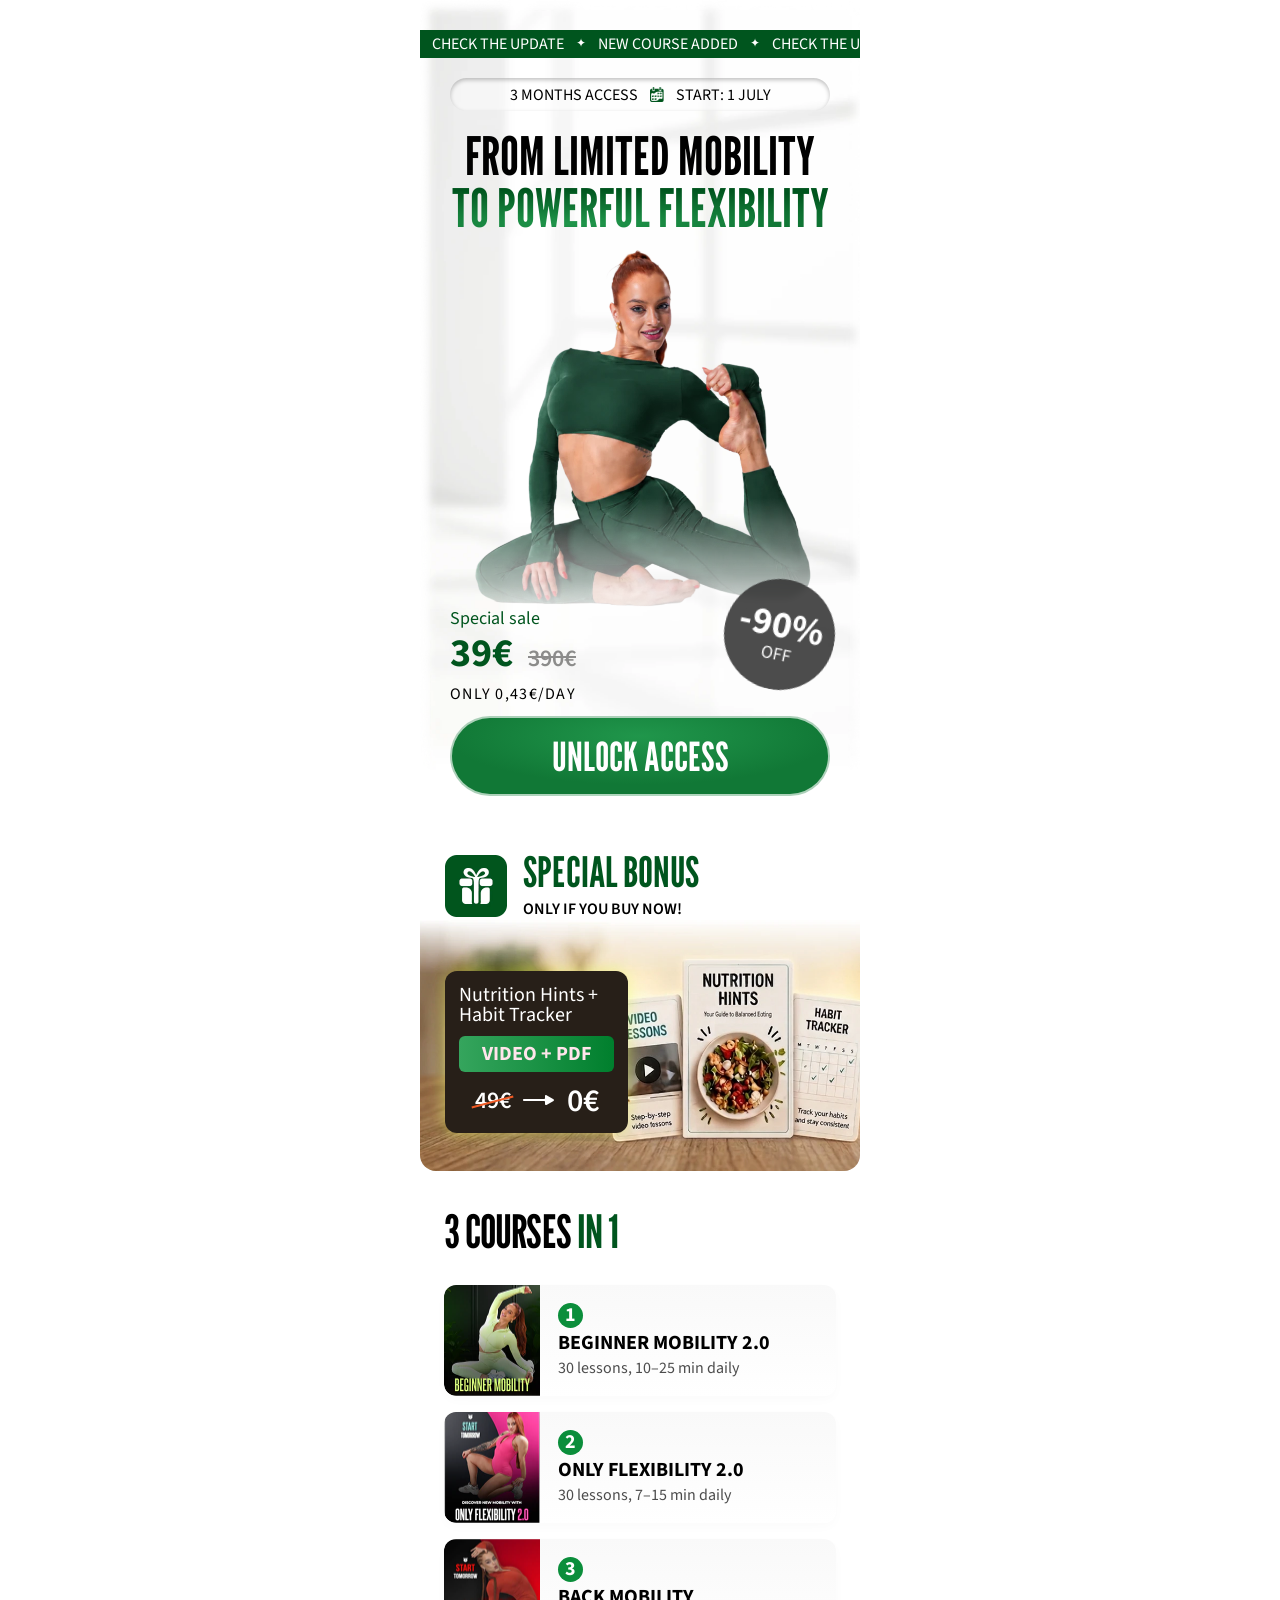
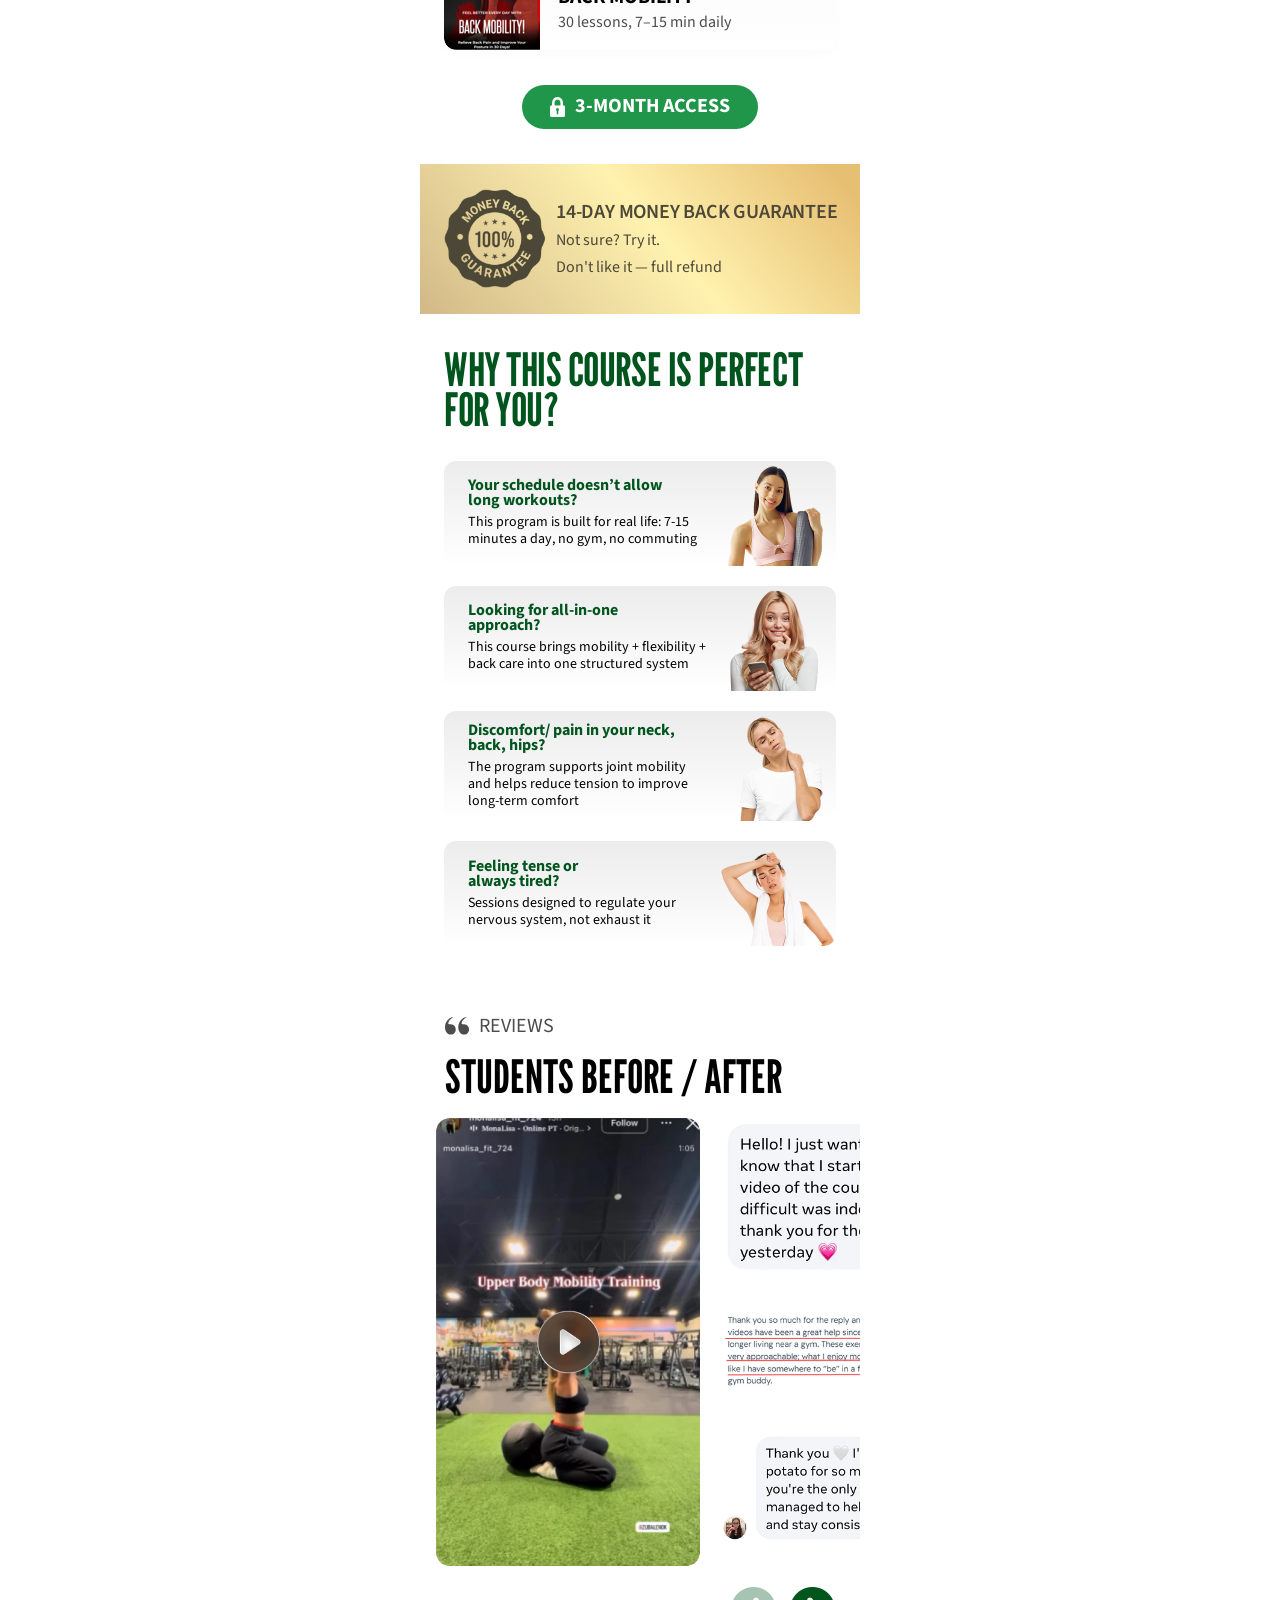
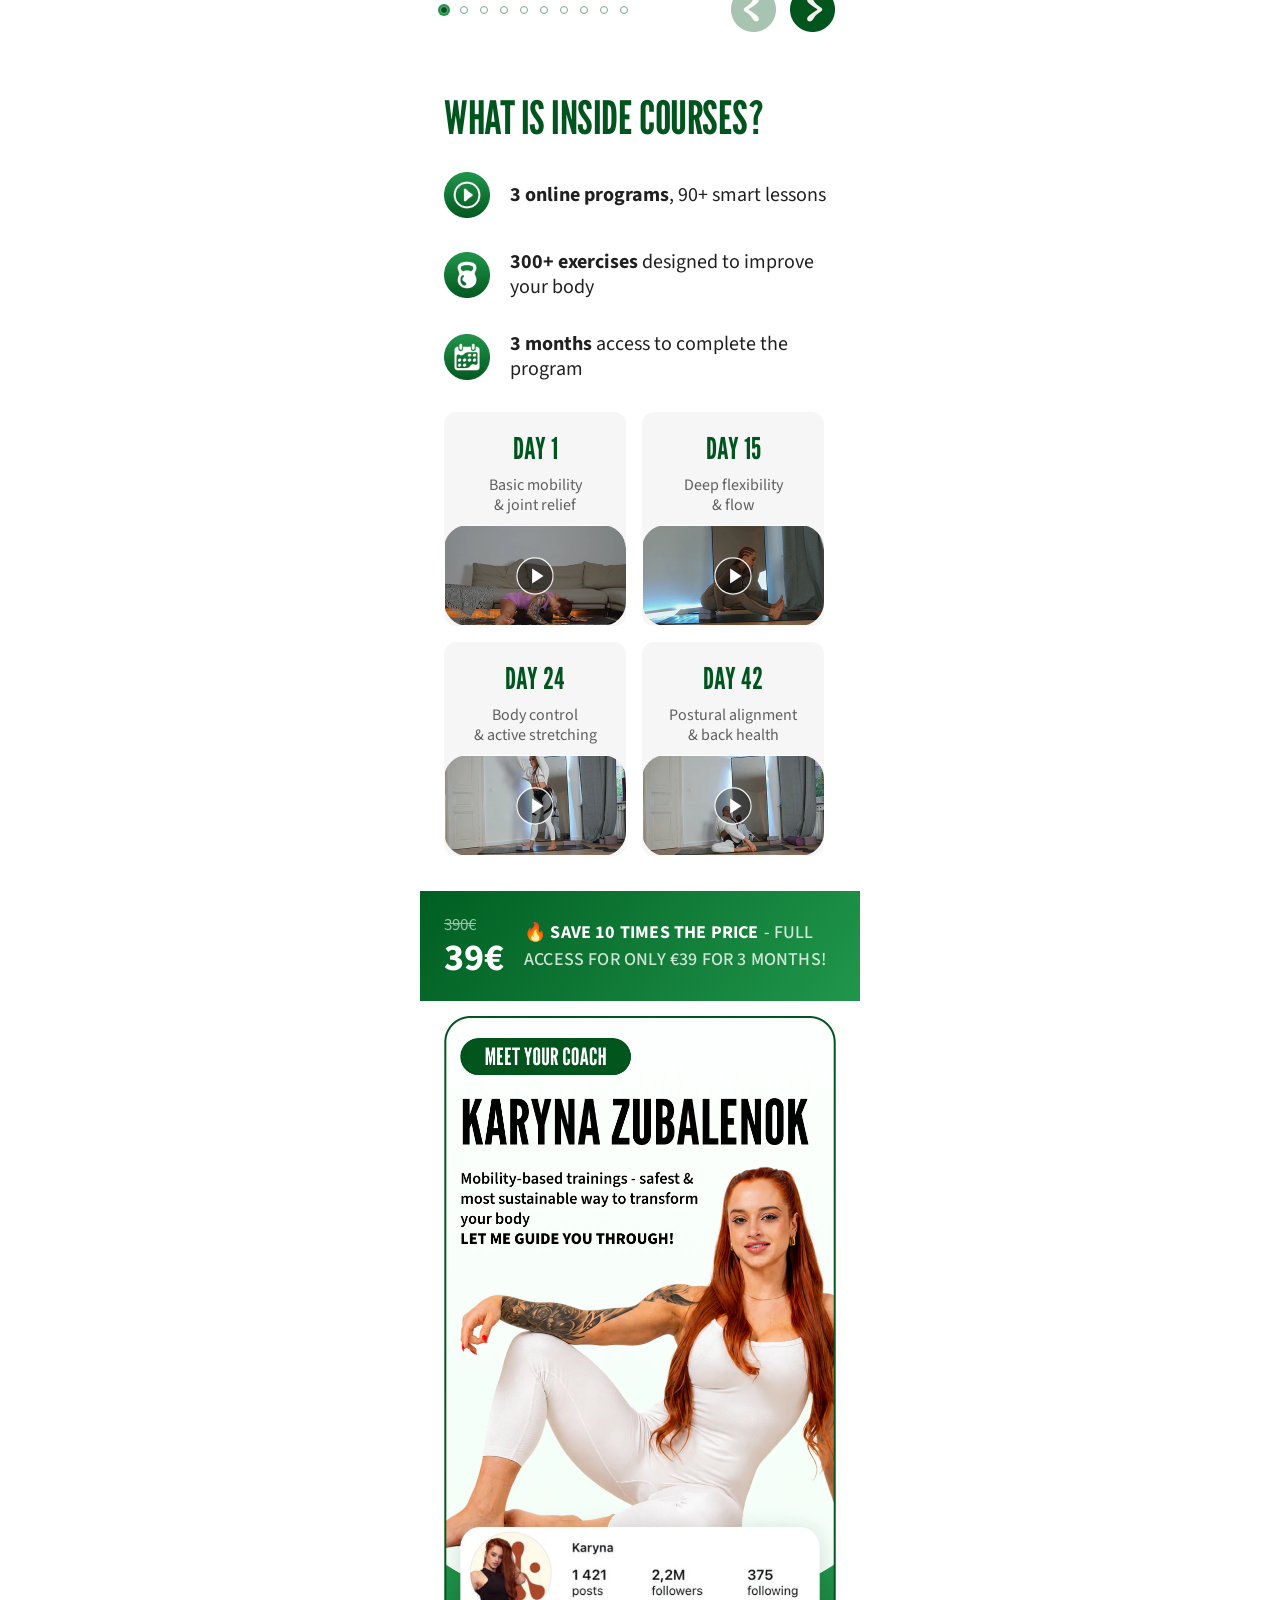
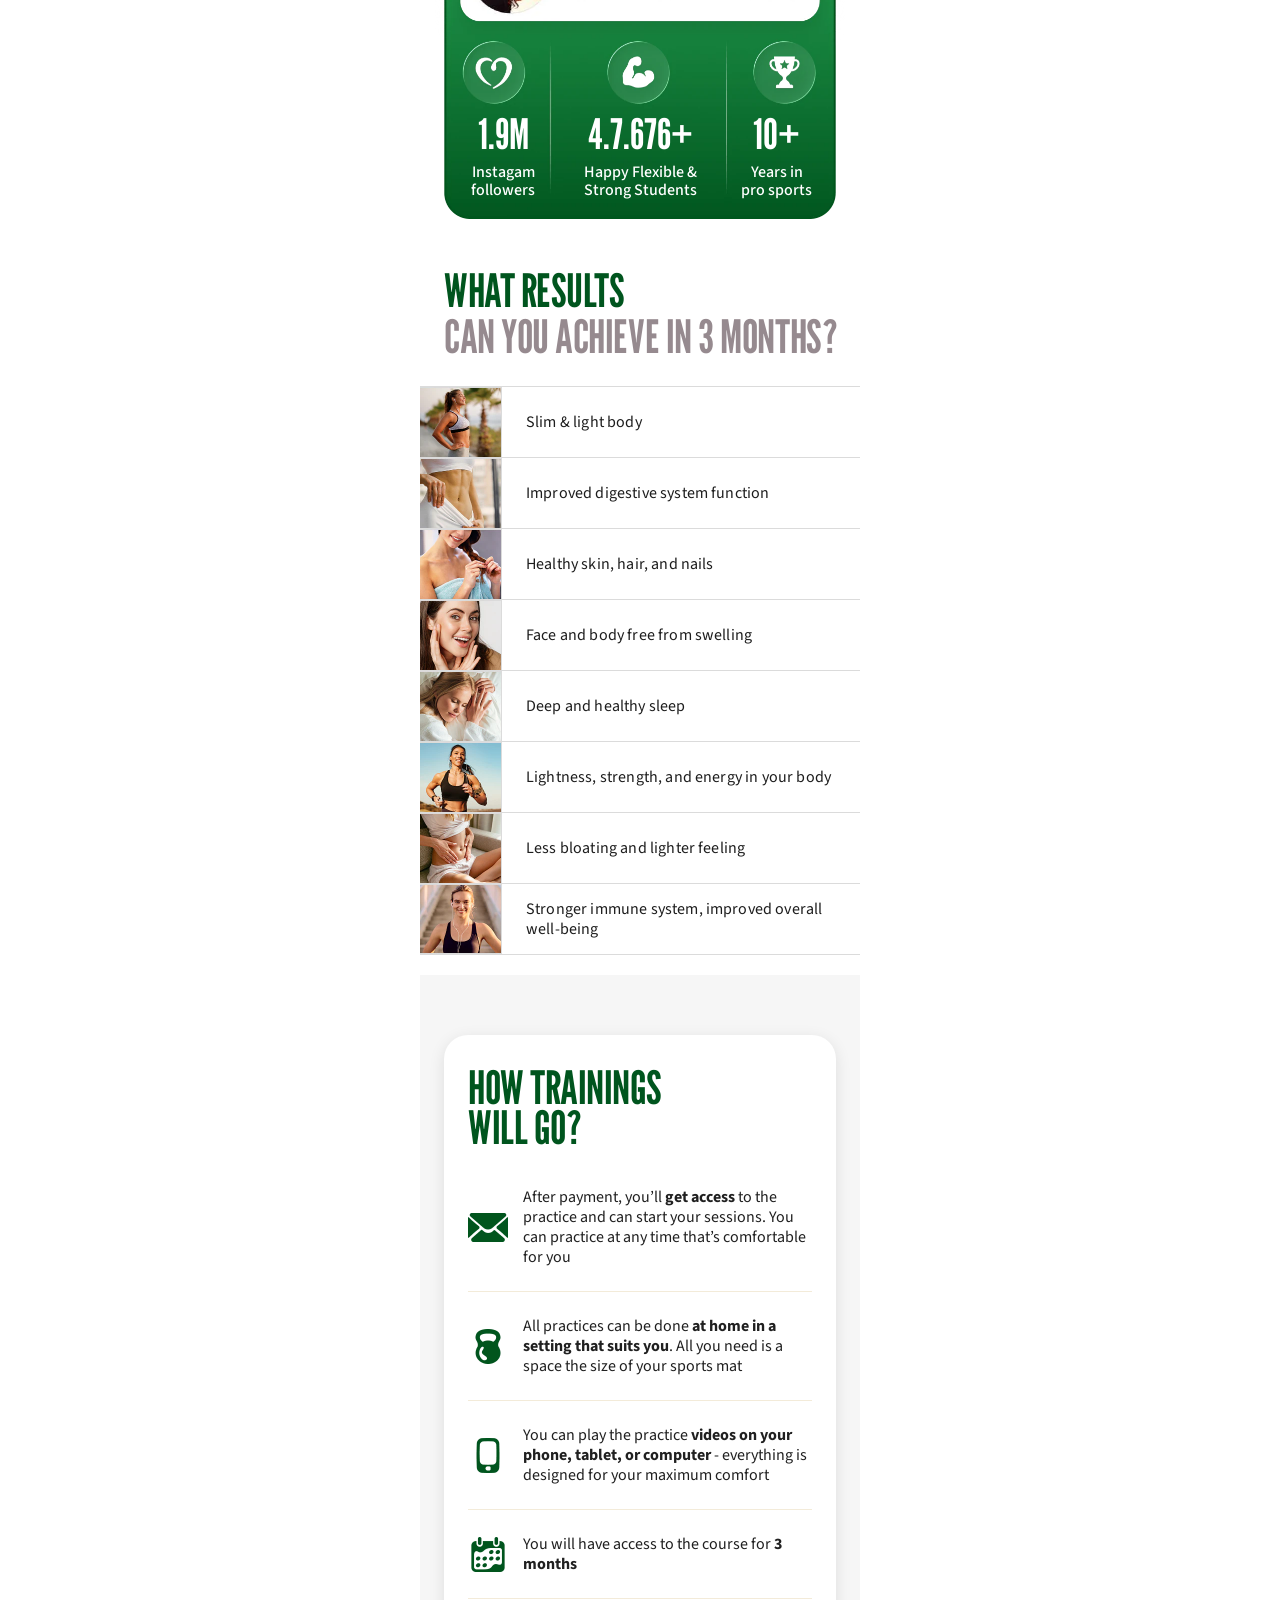
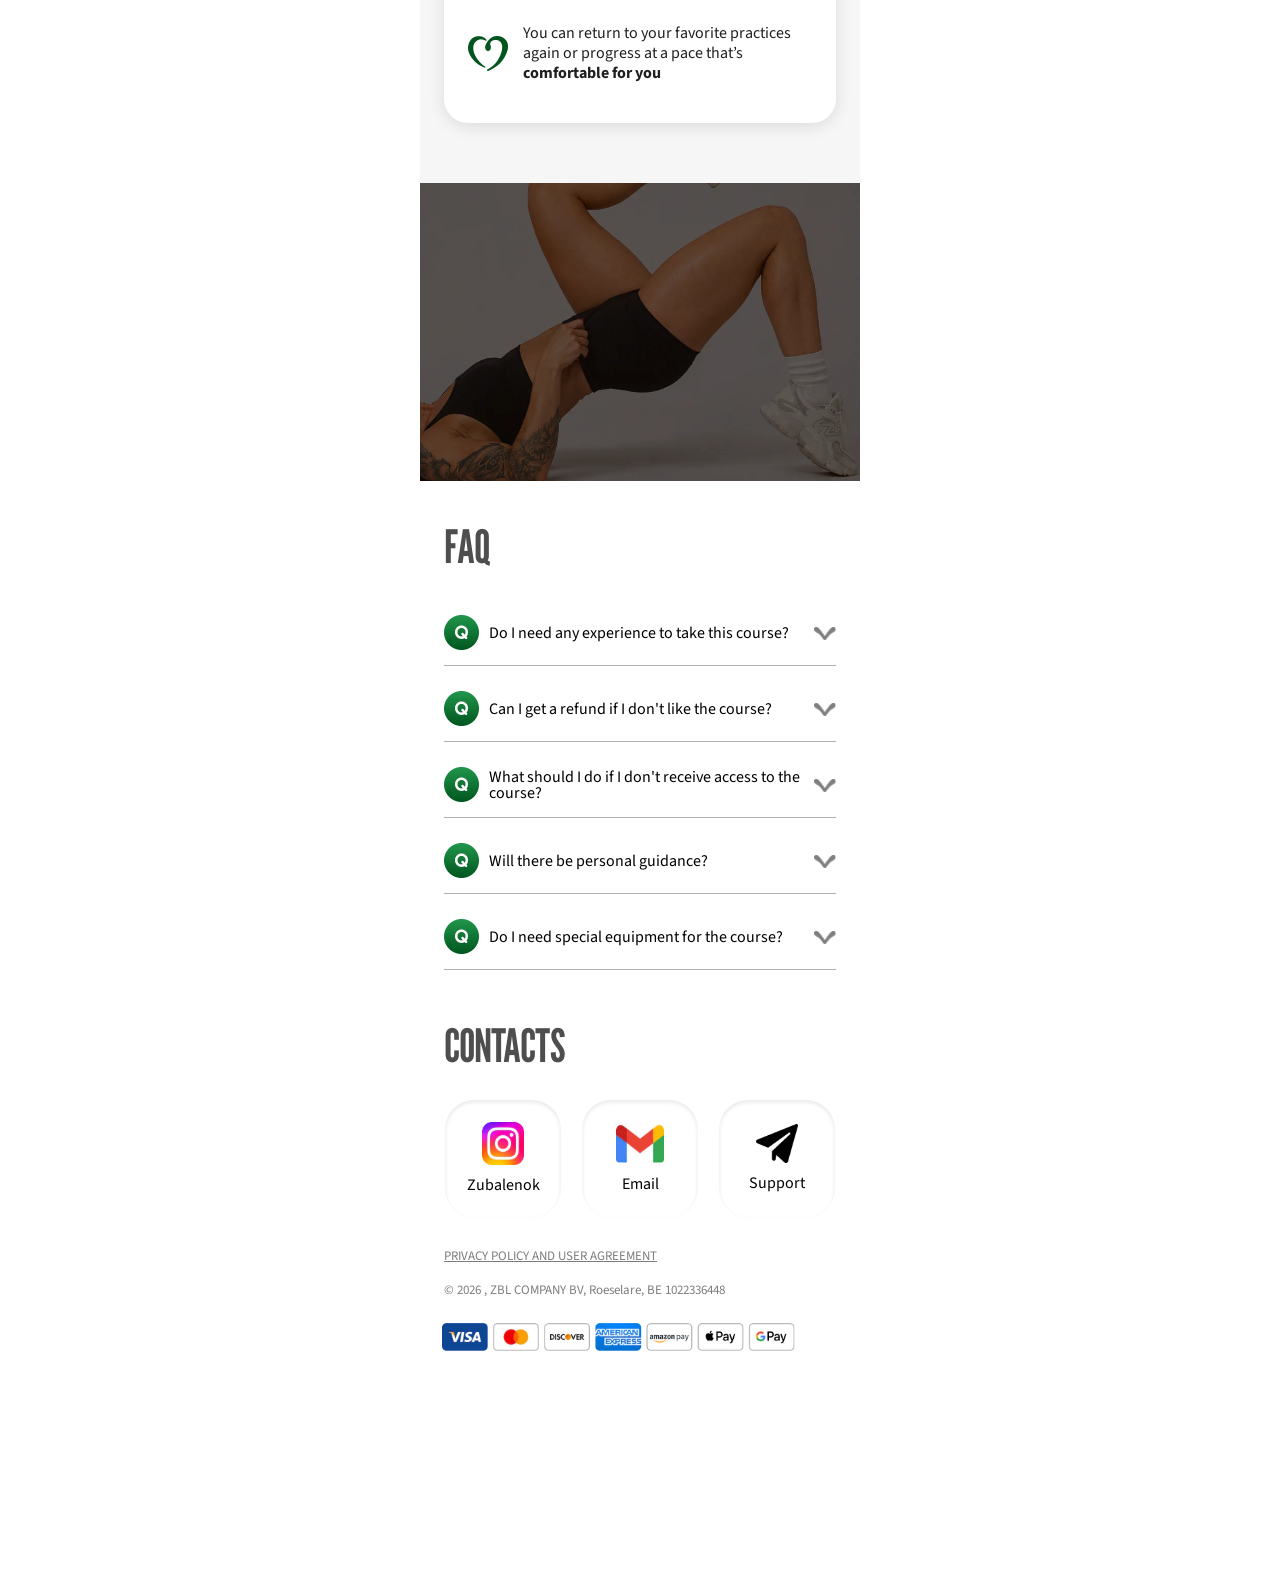
<file: index.html>
<!DOCTYPE html>
<html lang="en">
<head>
<!-- Google tag (gtag.js) -->
<script async src="https://www.googletagmanager.com/gtag/js?id=G-GLELVWP1RP"></script>
<script>
  window.dataLayer = window.dataLayer || [];
  function gtag(){dataLayer.push(arguments);}
  gtag('js', new Date());

  gtag('config', 'G-GLELVWP1RP');
</script>
    <meta charset="UTF-8">
    <meta name="viewport" content="width=device-width, initial-scale=1.0">
    <link rel="icon" type="image/png" href="./images/favicon.png">
    <link rel="preconnect" href="https://itden-cdn.b-cdn.net" crossorigin>
    <link rel="stylesheet" href="./css/fonts.css?v=9">
    <link rel="stylesheet" href="./css/min.css?v=4">
    <link rel="stylesheet" href="https://cdn.jsdelivr.net/npm/swiper@11/swiper-bundle.min.css" />
    <title>MOBILITY&FLEXIBILITY</title>


<script type="text/javascript">
    (function(c,l,a,r,i,t,y){
        c[a]=c[a]||function(){(c[a].q=c[a].q||[]).push(arguments)};
        t=l.createElement(r);t.async=1;t.src="https://www.clarity.ms/tag/"+i;
        y=l.getElementsByTagName(r)[0];y.parentNode.insertBefore(t,y);
    })(window, document, "clarity", "script", "u7ies15fv3");
</script>

    <!-- Meta Pixel Code -->
    <script>
        !function(f,b,e,v,n,t,s)
        {if(f.fbq)return;n=f.fbq=function(){n.callMethod?
            n.callMethod.apply(n,arguments):n.queue.push(arguments)};
            if(!f._fbq)f._fbq=n;n.push=n;n.loaded=!0;n.version='2.0';
            n.queue=[];t=b.createElement(e);t.async=!0;
            t.src=v;s=b.getElementsByTagName(e)[0];
            s.parentNode.insertBefore(t,s)}(window, document,'script',
            'https://connect.facebook.net/en_US/fbevents.js');
        fbq('init', '3994340610701638');
        fbq('track', 'PageView');

        document.addEventListener('click', function(event) {
            const targetButton = event.target.closest('.check-click');

            if (targetButton) {
                fbq('trackCustom', 'GoToCheckout', {
                    content_name: '5-in-1 Combo Pack Summer Sale',
                    currency: 'EUR',
                    value: 25.00
                });
            }
        });
    </script>
    <noscript><img height="1" width="1" style="display:none"
                   src="https://www.facebook.com/tr?id=3994340610701638&ev=PageView&noscript=1"
    /></noscript>

    <script id="usercentrics-cmp" src="https://web.cmp.usercentrics.eu/ui/loader.js" data-settings-id="nZ-212iUmqSjlX" async></script>


</head>
<body>
<div class="wrapper">

  <div class="s1 promo-component">
  
  <div class="ticker-wrap">
    <div class="ticker-track">
      <div class="ticker-item">
        <span class="ticker-text">check the update</span>
        <span class="ticker-icon">✦</span>
        <span class="ticker-text">NEW COURSE ADDED</span>
        <span class="ticker-icon">✦</span>
        <span class="ticker-text">check the update</span>
        <span class="ticker-icon">✦</span>
      </div>
      <div class="ticker-item">
        <span class="ticker-text">NEW COURSE ADDED</span>
        <span class="ticker-icon">✦</span>
        <span class="ticker-text">check the update</span>
        <span class="ticker-icon">✦</span>
        <span class="ticker-text">NEW COURSE ADDED</span>
        <span class="ticker-icon">✦</span>
      </div>
    </div>
  </div>

   <a href="https://zubalenok.online/shop/item/12207">
  <div class="access-pill">
    <span>3 MONTHS ACCESS</span>
    <img src="./images/img32.webp" alt="Calendar Icon">
    <span>START: 1 JULY</span>
  </div>
  </a>

  <h1 class="main-headline">
    <span class="hl-black">FROM LIMITED MOBILITY</span>
    <span class="hl-green">TO POWERFUL FLEXIBILITY</span>
  </h1>

  <div class="image-section">
    <img class="main-img" src="./images/img1.webp" alt="Yoga Stretch">
    
    <a href="https://zubalenok.online/shop/item/12207">
    <div class="discount-badge">
      <span class="badge-percent">-90%</span>
      <span class="badge-text">OFF</span>
    </div>
    </a>
  </div>

  <div class="bottom-content">
    <div class="special-sale">Special sale</div>
    <a href="https://zubalenok.online/shop/item/12207">
    <div class="price-row">
      <span class="new-price">39€</span>
      <span class="old-price">390€</span>
    </div>
    </a>
    <div class="per-day">ONLY 0,43€/DAY</div>


    <a href="https://zubalenok.online/shop/item/12207">
    <div class="unlock-btn">
      UNLOCK ACCESS
    </div>
    </a>
  </div>

</div>

<div class="bonus-banner">

  <div class="banner-content">
      <div class="banner-header">
    <img src="./images/img17.webp" alt="Gift Bonus" class="gift-icon">
    <div class="header-text">
      <div class="title">SPECIAL BONUS</div>
      <div class="subtitle">ONLY IF YOU BUY NOW!</div>
    </div>
  </div>
  <a href="https://zubalenok.online/shop/item/12207">
    <div class="dark-card">
      <div class="card-title">Nutrition Hints + <br>Habit Tracker</div>
      
      <div class="card-button">VIDEO + PDF</div>
      
      <div class="pricing-row">
        <div class="old-price">49€</div>
        <div class="arrow">
          <svg width="31" height="11" viewBox="0 0 31 11" fill="none" xmlns="http://www.w3.org/2000/svg">
            <path d="M30.5 4.17686C31.1667 4.56176 31.1667 5.52402 30.5 5.90892L23.5 9.95031C22.8333 10.3352 22 9.85408 22 9.08428V7.04289C22 6.4906 21.5523 6.04289 21 6.04289H1C0.447742 6.04289 4.32914e-05 5.59514 0 5.04289C0 4.4906 0.447715 4.04289 1 4.04289H21C21.5523 4.04289 22 3.59517 22 3.04289V1.00149C22 0.231694 22.8333 -0.249432 23.5 0.135464L30.5 4.17686Z" fill="white" />
          </svg>
        </div>
        <div class="new-price">0€</div>
      </div>
    </div>
    </a>
  </div>
</div>


<div class="s2 courses-block">
  
  <h2 class="main-heading">3 COURSES <span>IN 1</span></h2>

  <div class="courses-list">
    
    <div class="course-card">
      <img src="./images/img9.webp" alt="Beginner Mobility 2.0" class="course-image">
      <div class="course-details">
        <div class="course-number">1</div>
        <h3 class="course-title">BEGINNER MOBILITY 2.0</h3>
        <p class="course-subtitle">30 lessons, 10–25 min daily</p>
      </div>
    </div>

    <div class="course-card">
      <img src="./images/img10.webp" alt="Only Flexibility 2.0" class="course-image">
      <div class="course-details">
        <div class="course-number">2</div>
        <h3 class="course-title">ONLY FLEXIBILITY 2.0</h3>
        <p class="course-subtitle">30 lessons, 7–15 min daily</p>
      </div>
    </div>

    <div class="course-card">
      <img src="./images/img11.webp" alt="Back Mobility" class="course-image">
      <div class="course-details">
        <div class="course-number">3</div>
        <h3 class="course-title">BACK MOBILITY</h3>
        <p class="course-subtitle">30 lessons, 7–15 min daily</p>
      </div>
    </div>

  </div>

   <a href="https://zubalenok.online/shop/item/12207">
  <div class="action-wrapper">
    <button class="access-btn">
      <img src="./images/img34.webp" alt="Lock" class="lock-img">
      <span>3-MONTH ACCESS</span>
    </button>
  </div>
  </a>

</div>


<div class="s3 guarantee-block">
  
  <img src="./images/img22.webp" alt="100% Money Back Guarantee" class="guarantee-img">
  
  <div class="guarantee-content">
    <h3 class="guarantee-title">14-DAY MONEY BACK GUARANTEE</h3>
    <p class="guarantee-text">Not sure? Try it.</p>
    <p class="guarantee-text">Don't like it — full refund</p>
  </div>

</div>

<div class="s4 reasons-block">
  
  <h2 class="main-title">WHY THIS COURSE IS PERFECT FOR YOU?</h2>

  <div class="reasons-list">
    
    <div class="reason-card">
      <div class="card-content">
        <h3 class="card-title">Your schedule doesn’t allow<br> long workouts?</h3>
        <p class="card-text">This program is built for real life: 7-15 minutes a day, no gym, no commuting</p>
      </div>
      <img src="./images/img16.webp" alt="Schedule" class="card-img">
    </div>

    <div class="reason-card">
      <div class="card-content">
        <h3 class="card-title">Looking for all-in-one<br> approach?</h3>
        <p class="card-text">This course brings mobility + flexibility + back care into one structured system</p>
      </div>
      <img src="./images/img13.webp" alt="Approach" class="card-img">
    </div>

    <div class="reason-card">
      <div class="card-content">
        <h3 class="card-title">Discomfort/ pain in your neck,<br> back, hips?</h3>
        <p class="card-text">The program supports joint mobility and helps reduce tension to improve long-term comfort</p>
      </div>
      <img src="./images/img14.webp" alt="Discomfort" class="card-img">
    </div>

    <div class="reason-card">
      <div class="card-content">
        <h3 class="card-title">Feeling tense or <br> always tired?</h3>
        <p class="card-text">Sessions designed to regulate your nervous system, not exhaust it</p>
      </div>
      <img src="./images/img15.webp" alt="Tiredness" class="card-img">
    </div>

  </div>

</div>


<div class="s9">
    <div class="s9__header">
        <div class="s9__review-label">
            <svg width="24" height="18" viewBox="0 0 24 18" fill="none" xmlns="http://www.w3.org/2000/svg">
  <path d="M8.07421 0.00016919C8.08571 -0.00139465 8.09276 0.00943048 8.09276 0.021039V0.0782154C8.09276 0.119212 8.07234 0.157684 8.03854 0.180886C6.63093 1.14718 5.53572 2.01873 4.73632 3.02947C3.82051 4.18628 3.49053 5.16881 3.28565 6.42446C3.19072 7.0063 3.75524 7.43513 4.32667 7.29013C4.74568 7.18381 5.16676 7.13727 5.78417 7.17204C12.5979 7.5524 12.109 17.5517 5.85647 17.5998C5.85593 17.5998 5.85546 17.5993 5.85546 17.5988C5.85546 17.5983 5.85501 17.5978 5.85447 17.5978C1.98736 17.5971 0.024709 13.7735 4.27115e-08 10.5094C-6.09069e-06 10.5086 0.000649128 10.508 0.00145938 10.508C0.00226539 10.508 0.0029188 10.5073 0.00291891 10.5065C0.00362866 5.4375 2.95146 0.987998 8.07421 0.00016919ZM21.3525 0.00016919C21.364 -0.00150012 21.3711 0.00945503 21.3712 0.0210344L21.3716 0.0784586C21.3719 0.119263 21.3517 0.157656 21.318 0.180749C19.9104 1.14708 18.815 2.01871 18.0156 3.02947C17.0998 4.18628 16.7698 5.16881 16.565 6.42445C16.47 7.0063 17.0345 7.43512 17.606 7.29012C18.025 7.1838 18.446 7.13726 19.0635 7.17204C25.8771 7.55246 25.3883 17.5506 19.1358 17.5998C19.1352 17.5998 19.1348 17.5993 19.1348 17.5988C19.1348 17.5983 19.1343 17.5978 19.1338 17.5978C15.2664 17.5972 13.3038 13.7732 13.2793 10.509C13.2793 10.5084 13.2797 10.508 13.2803 10.508C13.2808 10.508 13.2812 10.5075 13.2812 10.507C13.2818 5.43791 16.2287 0.988174 21.3525 0.00016919Z" fill="black" fill-opacity="0.7" />
</svg>
            REVIEWS
        </div>
        <h2 class="mainTitle" style="text-align: left;">Students BEFORE / AFTER</h2>
    </div>

    <div class="swiper gallery-swiper">
<div class="swiper-wrapper">
<div class="swiper-slide s9__slide" data-video="https://itden-cdn.b-cdn.net/3-in-1_new/slider-3/1.MP4">
    <img loading="lazy" src="./images/galerry/slide1.webp" alt="Review 1" class="s9__img">
  </div>

  <div class="swiper-slide s9__slide">
    <img loading="lazy" src="./images/galerry/slide2.webp" alt="Review 2" class="s9__img">
  </div>

  <div class="swiper-slide s9__slide" data-video="https://itden-cdn.b-cdn.net/3-in-1_new/slider-3/3.MP4">
    <img loading="lazy" src="./images/galerry/slide3.webp" alt="Review 3" class="s9__img">
  </div>

  <div class="swiper-slide s9__slide" data-video="https://itden-cdn.b-cdn.net/3-in-1_new/slider-3/4.MP4">
    <img loading="lazy" src="./images/galerry/slide4.webp" alt="Review 4" class="s9__img">
  </div>

  <div class="swiper-slide s9__slide">
    <img loading="lazy" src="./images/galerry/slide5.webp" alt="Review 5" class="s9__img">
  </div>

  <div class="swiper-slide s9__slide">
    <img loading="lazy" src="./images/galerry/slide6.webp" alt="Review 6" class="s9__img">
  </div>

  <div class="swiper-slide s9__slide">
    <img loading="lazy" src="./images/galerry/slide7.webp" alt="Review 7" class="s9__img">
  </div>

  <div class="swiper-slide s9__slide" data-video="https://itden-cdn.b-cdn.net/3-in-1_new/slider-3/8.MP4">
    <img loading="lazy" src="./images/galerry/slide8.webp" alt="Review 8" class="s9__img">
  </div>

  <div class="swiper-slide s9__slide">
    <img loading="lazy" src="./images/galerry/slide9.webp" alt="Review 9" class="s9__img">
  </div>

  <div class="swiper-slide s9__slide">
    <img loading="lazy" src="./images/galerry/slide10.webp" alt="Review 10" class="s9__img">
  </div>

  <div class="swiper-slide s9__slide">
    <img loading="lazy" src="./images/galerry/slide11.webp" alt="Review 11" class="s9__img">
  </div>

  <div class="swiper-slide s9__slide">
    <img loading="lazy" src="./images/galerry/slide12.webp" alt="Review 12" class="s9__img">
  </div>

  <div class="swiper-slide s9__slide" data-video="https://itden-cdn.b-cdn.net/3-in-1_new/slider-3/13.MP4">
    <img loading="lazy" src="./images/galerry/slide13.webp" alt="Review 13" class="s9__img">
  </div>

  <div class="swiper-slide s9__slide">
    <img loading="lazy" src="./images/galerry/slide14.webp" alt="Review 14" class="s9__img">
  </div>

  <div class="swiper-slide s9__slide">
    <img loading="lazy" src="./images/galerry/slide15.webp" alt="Review 15" class="s9__img">
  </div>

  <div class="swiper-slide s9__slide" data-video="https://itden-cdn.b-cdn.net/3-in-1_new/slider-3/16.MP4">
    <img loading="lazy" src="./images/galerry/slide16.webp" alt="Review 16" class="s9__img">
  </div>

  <div class="swiper-slide s9__slide" data-video="https://itden-cdn.b-cdn.net/3-in-1_new/slider-3/17.MP4">
    <img loading="lazy" src="./images/galerry/slide17.webp" alt="Review 17" class="s9__img">
  </div>

  <div class="swiper-slide s9__slide">
    <img loading="lazy" src="./images/galerry/slide18.webp" alt="Review 18" class="s9__img">
  </div>

  <div class="swiper-slide s9__slide" data-video="https://itden-cdn.b-cdn.net/3-in-1_new/slider-3/20.MP4">
    <img loading="lazy" src="./images/galerry/slide20.webp" alt="Review 20" class="s9__img">
  </div>
</div>



        
    </div>
    <div class="s8__controls">
        <div class="swiper-pagination gallery-slider-pagination"></div>
        
        <div class="s8__nav">
            <div class="swiper-button-prev s8__arrow-prev">
                <img src="./images/prev.webp" alt="">
            </div>
            <div class="swiper-button-next s8__arrow-next">
                <img src="./images/next.webp" alt="">
            </div>
        </div>
    </div>
</div>



<div class="s5 inside-block">
  
  <h2 class="main-title">WHAT IS INSIDE COURSES?</h2>
  
  <div class="features-list">
    
    <div class="feature-item">
      <img src="./images/img20.webp" alt="Play Icon" class="feature-icon">
      <p class="feature-text"><strong>3 online programs</strong>, 90+ smart lessons</p>
    </div>
    
    <div class="feature-item">
      <img src="./images/img18.webp" alt="Kettlebell Icon" class="feature-icon">
      <p class="feature-text"><strong>300+ exercises</strong> designed to improve your body</p>
    </div>
    
    <div class="feature-item">
      <img src="./images/img19.webp" alt="Calendar Icon" class="feature-icon">
      <p class="feature-text"><strong>3 months</strong> access to complete the program</p>
    </div>
    
  </div>


  <div class="video-cards-grid">
    
    <div class="video-card-item video-card-small">
      <div class="video-card-text">
        <h4 class="video-card-title-small">day 1</h4>
        <p class="video-card-subtitle-small">Basic mobility  <br>
& joint relief</p>
      </div>
      <div class="video-wrapper-small" style="position: relative;">
        <video class="video-player" data-src="https://itden-cdn.b-cdn.net/3-in-1_new/new-tabs/4.mov" poster="./images/poster-1.webp" playsinline="" loop="" muted="" src="https://itden-cdn.b-cdn.net/3-in-1_new/new-tabs/1.mov" preload="metadata"></video>
      <div class="video-overlay">
            <div class="video-play-btn" aria-label="Play">
                <svg viewBox="0 0 80 80" xmlns="http://www.w3.org/2000/svg">
                    <circle cx="40" cy="40" r="38" fill="rgba(0,0,0,0.4)" stroke="rgba(255,255,255,0.9)" stroke-width="2.5"></circle>
                    <polygon class="icon-play" points="34,24 58,40 34,56" fill="white"></polygon>
                    <g class="icon-pause" style="display:none">
                        <rect x="26" y="24" width="9" height="32" rx="2" fill="white"></rect>
                        <rect x="45" y="24" width="9" height="32" rx="2" fill="white"></rect>
                    </g>
                </svg>
            </div>
        </div></div>
    </div>

    <div class="video-card-item video-card-small">
      <div class="video-card-text">
        <h4 class="video-card-title-small">day 15</h4>
        <p class="video-card-subtitle-small">Deep flexibility <br>
& flow</p>
      </div>
      <div class="video-wrapper-small" style="position: relative;">
        <video class="video-player" data-src="https://itden-cdn.b-cdn.net/3-in-1_new/new-tabs/2.mp4" poster="./images/poster-2.webp" playsinline="" loop="" muted="" src="https://itden-cdn.b-cdn.net/3-in-1_new/new-tabs/2.mp4" preload="metadata"></video>
      <div class="video-overlay">
            <div class="video-play-btn" aria-label="Play">
                <svg viewBox="0 0 80 80" xmlns="http://www.w3.org/2000/svg">
                    <circle cx="40" cy="40" r="38" fill="rgba(0,0,0,0.4)" stroke="rgba(255,255,255,0.9)" stroke-width="2.5"></circle>
                    <polygon class="icon-play" points="34,24 58,40 34,56" fill="white"></polygon>
                    <g class="icon-pause" style="display:none">
                        <rect x="26" y="24" width="9" height="32" rx="2" fill="white"></rect>
                        <rect x="45" y="24" width="9" height="32" rx="2" fill="white"></rect>
                    </g>
                </svg>
            </div>
        </div></div>
    </div>

    <div class="video-card-item video-card-small">
      <div class="video-card-text">
        <h4 class="video-card-title-small">day 24</h4>
        <p class="video-card-subtitle-small">Body control <br>
& active stretching</p>
      </div>
      <div class="video-wrapper-small" style="position: relative;">
        <video class="video-player" data-src="https://itden-cdn.b-cdn.net/3-in-1_new/new-tabs/3.mp4" poster="./images/poster-3.webp" playsinline="" loop="" muted="" src="https://itden-cdn.b-cdn.net/3-in-1_new/new-tabs/3.mp4" preload="metadata"></video>
      <div class="video-overlay">
            <div class="video-play-btn" aria-label="Play">
                <svg viewBox="0 0 80 80" xmlns="http://www.w3.org/2000/svg">
                    <circle cx="40" cy="40" r="38" fill="rgba(0,0,0,0.4)" stroke="rgba(255,255,255,0.9)" stroke-width="2.5"></circle>
                    <polygon class="icon-play" points="34,24 58,40 34,56" fill="white"></polygon>
                    <g class="icon-pause" style="display:none">
                        <rect x="26" y="24" width="9" height="32" rx="2" fill="white"></rect>
                        <rect x="45" y="24" width="9" height="32" rx="2" fill="white"></rect>
                    </g>
                </svg>
            </div>
        </div></div>
    </div>

    <div class="video-card-item video-card-small">
      <div class="video-card-text">
        <h4 class="video-card-title-small">day 42</h4>
        <p class="video-card-subtitle-small">Postural alignment <br>
& back health</p>
      </div>
      <div class="video-wrapper-small" style="position: relative;">
        <video class="video-player" data-src="https://itden-cdn.b-cdn.net/3-in-1_new/new-tabs/4.mp4" poster="./images/poster-4.webp" playsinline="" loop="" muted="" src="https://itden-cdn.b-cdn.net/3-in-1_new/new-tabs/4.mp4" preload="metadata"></video>
      <div class="video-overlay">
            <div class="video-play-btn" aria-label="Play">
                <svg viewBox="0 0 80 80" xmlns="http://www.w3.org/2000/svg">
                    <circle cx="40" cy="40" r="38" fill="rgba(0,0,0,0.4)" stroke="rgba(255,255,255,0.9)" stroke-width="2.5"></circle>
                    <polygon class="icon-play" points="34,24 58,40 34,56" fill="white"></polygon>
                    <g class="icon-pause" style="display:none">
                        <rect x="26" y="24" width="9" height="32" rx="2" fill="white"></rect>
                        <rect x="45" y="24" width="9" height="32" rx="2" fill="white"></rect>
                    </g>
                </svg>
            </div>
        </div></div>
    </div>

  </div>
</div>



<div class="s6 save-banner">
  
  <div class="price-box">
    <span class="old-price">390€</span>
    <span class="new-price">39€</span>
  </div>

  <div class="text-box">
    <div class="text-strong" style="display: flex; gap: 5px">🔥 SAVE 10 TIMES THE PRICE <div class="text-light"> - FULL</div></div> 
    <div class="text-light">ACCESS FOR ONLY €39 FOR 3 MONTHS!</div>
  </div>

</div>


<div class="s7 stats-section-container">
  
  <img src="./images/img23.webp" alt="Coach Karyna" class="base-bg">

  <div class="stats-overlay">
    
    <div class="stats-col">
      <div class="stats-number">2.2M</div>
      <p class="stats-subtext">Instagam<br>followers</p>
    </div>
    
    <div class="stats-col">
      <div class="stats-number">55.000+</div>
      <p class="stats-subtext">Happy Flexible &<br>Strong Students</p>
    </div>
    
    <div class="stats-col">
      <div class="stats-number">12+</div>
      <p class="stats-subtext">Years in<br>pro sports</p>
    </div>

  </div>

</div>


<div class="s8 results-block">
  
  <div class="heading-wrap">
    <h2 class="main-title">
      <span class="txt-green">WHAT RESULTS</span>
      <span class="txt-gray">CAN YOU ACHIEVE IN 3 MONTHS?</span>
    </h2>
  </div>

  <div class="results-list">
    
    <div class="result-row">
      <img src="./images/img31.webp" alt="Slim body" class="result-img">
      <p class="result-text">Slim & light body</p>
    </div>

    <div class="result-row">
      <img src="./images/img24.webp" alt="Digestive system" class="result-img">
      <p class="result-text">Improved digestive system function</p>
    </div>

    <div class="result-row">
      <img src="./images/img25.webp" alt="Hair and nails" class="result-img">
      <p class="result-text">Healthy skin, hair, and nails</p>
    </div>

    <div class="result-row">
      <img src="./images/img26.webp" alt="Swelling free" class="result-img">
      <p class="result-text">Face and body free from swelling</p>
    </div>

    <div class="result-row">
      <img src="./images/img27.webp" alt="Healthy sleep" class="result-img">
      <p class="result-text">Deep and healthy sleep</p>
    </div>

    <div class="result-row">
      <img src="./images/img28.webp" alt="Energy" class="result-img">
      <p class="result-text">Lightness, strength, and energy in your body</p>
    </div>

    <div class="result-row">
      <img src="./images/img29.webp" alt="Less bloating" class="result-img">
      <p class="result-text">Less bloating and lighter feeling</p>
    </div>

    <div class="result-row">
      <img src="./images/img30.webp" alt="Immune system" class="result-img">
      <p class="result-text">Stronger immune system, improved overall well-being</p>
    </div>

  </div>

</div>

<div class="s9 training-guide-container">
  <div class="card-wrapper">
    
    <h2 class="main-title">HOW TRAININGS<br>WILL GO?</h2>
    
    <div class="steps-list">
      
      <div class="step-item">
        <img src="./images/img33.webp" alt="Mail Icon" class="step-icon">
        <p class="step-text">After payment, you’ll <strong>get access</strong> to the practice and can start your sessions. You can practice at any time that’s comfortable for you</p>
      </div>

      <div class="step-item">
        <img src="./images/img8.webp" alt="Kettlebell Icon" class="step-icon">
        <p class="step-text">All practices can be done <strong>at home in a setting that suits you</strong>. All you need is a space the size of your sports mat</p>
      </div>

      <div class="step-item">
        <img src="./images/img7.webp" alt="Phone Icon" class="step-icon">
        <p class="step-text">You can play the practice <strong>videos on your phone, tablet, or computer</strong> - everything is designed for your maximum comfort</p>
      </div>

      <div class="step-item">
        <img src="./images/img6.webp" alt="Calendar Icon" class="step-icon">
        <p class="step-text">You will have access to the course for <strong>3 months</strong></p>
      </div>

      <div class="step-item">
        <img src="./images/img21.webp" alt="Heart Icon" class="step-icon">
        <p class="step-text">You can return to your favorite practices again or progress at a pace that’s <strong>comfortable for you</strong></p>
      </div>

    </div>
  </div>
</div>

    <section class="commits">
        <img src="./images/commits/bg-commits.webp" alt="" class="bg-girl-commits">

        <div class="commits-ticker">
            <div class="commits-ticker-line line-left">
                <div class="ticker-group">
                    <img src="./images/commits/slide1_1.webp" alt="" class="commits-ticker-line-img">
                    <img src="./images/commits/slide1_2.webp" alt="" class="commits-ticker-line-img">
                    <img src="./images/commits/slide1_3.webp" alt="" class="commits-ticker-line-img">
                </div>
                <div class="ticker-group">
                    <img src="./images/commits/slide1_1.webp" alt="" class="commits-ticker-line-img">
                    <img src="./images/commits/slide1_2.webp" alt="" class="commits-ticker-line-img">
                    <img src="./images/commits/slide1_3.webp" alt="" class="commits-ticker-line-img">
                </div>
            </div>
        </div>

        <div class="commits-ticker" style="margin-top: 15px;">
            <div class="commits-ticker-line line-right">

                <div class="ticker-group">
                    <img src="./images/commits/slide2_1.webp" alt="" class="commits-ticker-line-img">
                    <img src="./images/commits/slide2_2.webp" alt="" class="commits-ticker-line-img">
                    <img src="./images/commits/slide2_3.webp" alt="" class="commits-ticker-line-img">
                </div>

                <div class="ticker-group">
                    <img src="./images/commits/slide2_1.webp" alt="" class="commits-ticker-line-img">
                    <img src="./images/commits/slide2_2.webp" alt="" class="commits-ticker-line-img">
                    <img src="./images/commits/slide2_3.webp" alt="" class="commits-ticker-line-img">
                </div>
            </div>
        </div>
    </section>

    <section class="faq">
        <div class="faq-container">
            <h2 class="main-heading">FAQ</h2>
        </div>
        <div class="s7__container">

            <div class="s7__item">
                <div class="s7__question">
                    <img class="container-q-icon" src="./images/faq-icon.webp" alt="Icon">
                    <span class="s7__q-text">Do I need any experience to take this course?</span>
                    <div class="s7__arrow"><img src="./images/dfdf.webp" alt=""></div>
                </div>
                <div class="s7__answer">
                    <div class="s7__answer-inner">
                        <div class="s7__answer-bubble">
                           No, the course is designed for all fitness levels, including beginners.
                            <img src="./images/commits/vector.svg" alt="" class="vector">
                        </div>

                        <img src="./images/img5.webp" alt="" class="s7__avatar">
                    </div>
                </div>
            </div>

            <div class="s7__item">
                <div class="s7__question">
                    <img class="container-q-icon" src="./images/faq-icon.webp" alt="Icon">
                    <span class="s7__q-text">Can I get a refund if I don't like the course?</span>
                    <div class="s7__arrow"><img src="./images/dfdf.webp" alt=""></div>
                </div>
                <div class="s7__answer">
                    <div class="s7__answer-inner">
                        <div class="s7__answer-bubble">
                            Yes, we offer a 14-day money-back guarantee if you’re not satisfied.
                            <img src="./images/commits/vector.svg" alt="" class="vector">
                        </div>

                        <img src="./images/img5.webp" alt="" class="s7__avatar">
                    </div>
                </div>
            </div>

            <div class="s7__item">
                <div class="s7__question">
                    <img class="container-q-icon" src="./images/faq-icon.webp" alt="Icon">
                    <span class="s7__q-text">What should I do if I don't receive access to the course?</span>
                    <div class="s7__arrow"><img src="./images/dfdf.webp" alt=""></div>
                </div>
                <div class="s7__answer">
                    <div class="s7__answer-inner">
                        <div class="s7__answer-bubble">
                            Please contact us at @zubalenok.team, and we'll assist you right
                            <img src="./images/commits/vector.svg" alt="" class="vector">
                        </div>

                        <img src="./images/img5.webp" alt="" class="s7__avatar">
                    </div>
                </div>
            </div>

            <div class="s7__item">
                <div class="s7__question">
                    <img class="container-q-icon" src="./images/faq-icon.webp" alt="Icon">
                    <span class="s7__q-text">Will there be personal guidance?</span>
                    <div class="s7__arrow"><img src="./images/dfdf.webp" alt=""></div>
                </div>
                <div class="s7__answer">
                    <div class="s7__answer-inner">
                        <div class="s7__answer-bubble">
                          The course is pre-recorded, so there's no personal coaching. However, you can ask any questions on the support page in Instagram -@zubalenok.team  
                          <img src="./images/commits/vector.svg" alt="" class="vector">
                        </div>

                        <img src="./images/img5.webp" alt="" class="s7__avatar">
                    </div>
                </div>
            </div>

            <div class="s7__item">
                <div class="s7__question">
                    <img class="container-q-icon" src="./images/faq-icon.webp" alt="Icon">
                    <span class="s7__q-text">Do I need special equipment for the course?</span>
                    <div class="s7__arrow"><img src="./images/dfdf.webp" alt=""></div>
                </div>
                <div class="s7__answer">
                    <div class="s7__answer-inner">
                        <div class="s7__answer-bubble">
                            You'll only need comfortable workout clothes, a mat for exercises, and a yoga block.
                            <img src="./images/commits/vector.svg" alt="" class="vector">
                        </div>

                        <img src="./images/img5.webp" alt="" class="s7__avatar">
                    </div>
                </div>
            </div>

        </div>
    </section>

    <section class="contacts">
        <h2 class="main-heading">CONTACTS</h2>

        <div class="contacts__grid">
            <a href="https://www.instagram.com/zubalenok" class="contacts__card">
                <img src="./images/inst.webp" alt="Instagram" class="contacts__icon">
                <span class="contacts__label">Zubalenok</span>
            </a>
            <a href="mailto:SUPPORT_ZUBALENOK@ZBL.AGENCY" class="contacts__card">
                <img src="./images/email.webp" alt="Email" class="contacts__icon contacts__icon--email">
                <span class="contacts__label">Email</span>
            </a>
            <a href="https://www.instagram.com/zubalenok.team" class="contacts__card">
                <img src="./images/support.png" alt="Support" class="contacts__icon">
                <span class="contacts__label">Support</span>
            </a>
        </div>

        <a href="/policy" class="contacts__policy">PRIVACY POLICY AND USER AGREEMENT</a>

        <p class="contacts__copyright">© 2026 , ZBL COMPANY BV, Roeselare, BE 1022336448</p>

        <img src="./images/cards.webp" alt="Payment Methods" class="contacts__payments">
    </section>

    <div class="footer-bg" id="footer-bg">
        <footer class="footer">
            <div class="footer-container">
                <div class="countdown-section-container">
                    <p class="countdown-label">OFFER ENDS IN:</p>

                    <div class="countdown-timer-wrap">
                        <div class="timer-box" id="timer-hours">00</div>
                        <span class="timer-separator">:</span>
                        <div class="timer-box" id="timer-minutes">24</div>
                        <span class="timer-separator">:</span>
                        <div class="timer-box" id="timer-seconds">55</div>
                    </div>
                </div>
                <a href="https://zubalenok.online/shop/item/12207">
                <button class="unlock-btn">
                    Yes, -90% OFF NOW
                </button>
                </a>
            </div>
        </footer>
</div>
</div>

    <script defer>
            document.addEventListener('DOMContentLoaded', () => {
                const footer = document.getElementById('footer-bg');
                if (!footer) return;

                window.addEventListener('scroll', () => {
                    // Перевіряємо, скільки проскролено
                    if (window.scrollY >= 400) {
                        footer.classList.add('active');
                    } else {
                        footer.classList.remove('active');
                    }
                });
            });
    </script>


    <script src="./js/anim.js?v=2"></script>
    <script src="./js/faq.js?v=2"></script>
    <script src="./js/timer.js?v=2"></script>
    <script src="https://cdn.jsdelivr.net/npm/swiper@11/swiper-bundle.min.js"></script>
    <script src="./js/slider.js?v=2"></script>
    <script src="./js/video-optimize.js?v=2"></script>
    <script src="./js/video-slides.js"></script>
    <script async src="http://zbl-crm.com/tracker.js?v=9" data-key="ak_live_fbKokR6NZbiDa54ZmIDEsPTQ"></script>
    <script async src="http://zbl-crm.com/tracker.js?v=9" data-key="ak_live_fbKokR6NZbiDa54ZmIDEsPTQ"></script>
</body>
</html>
</file>
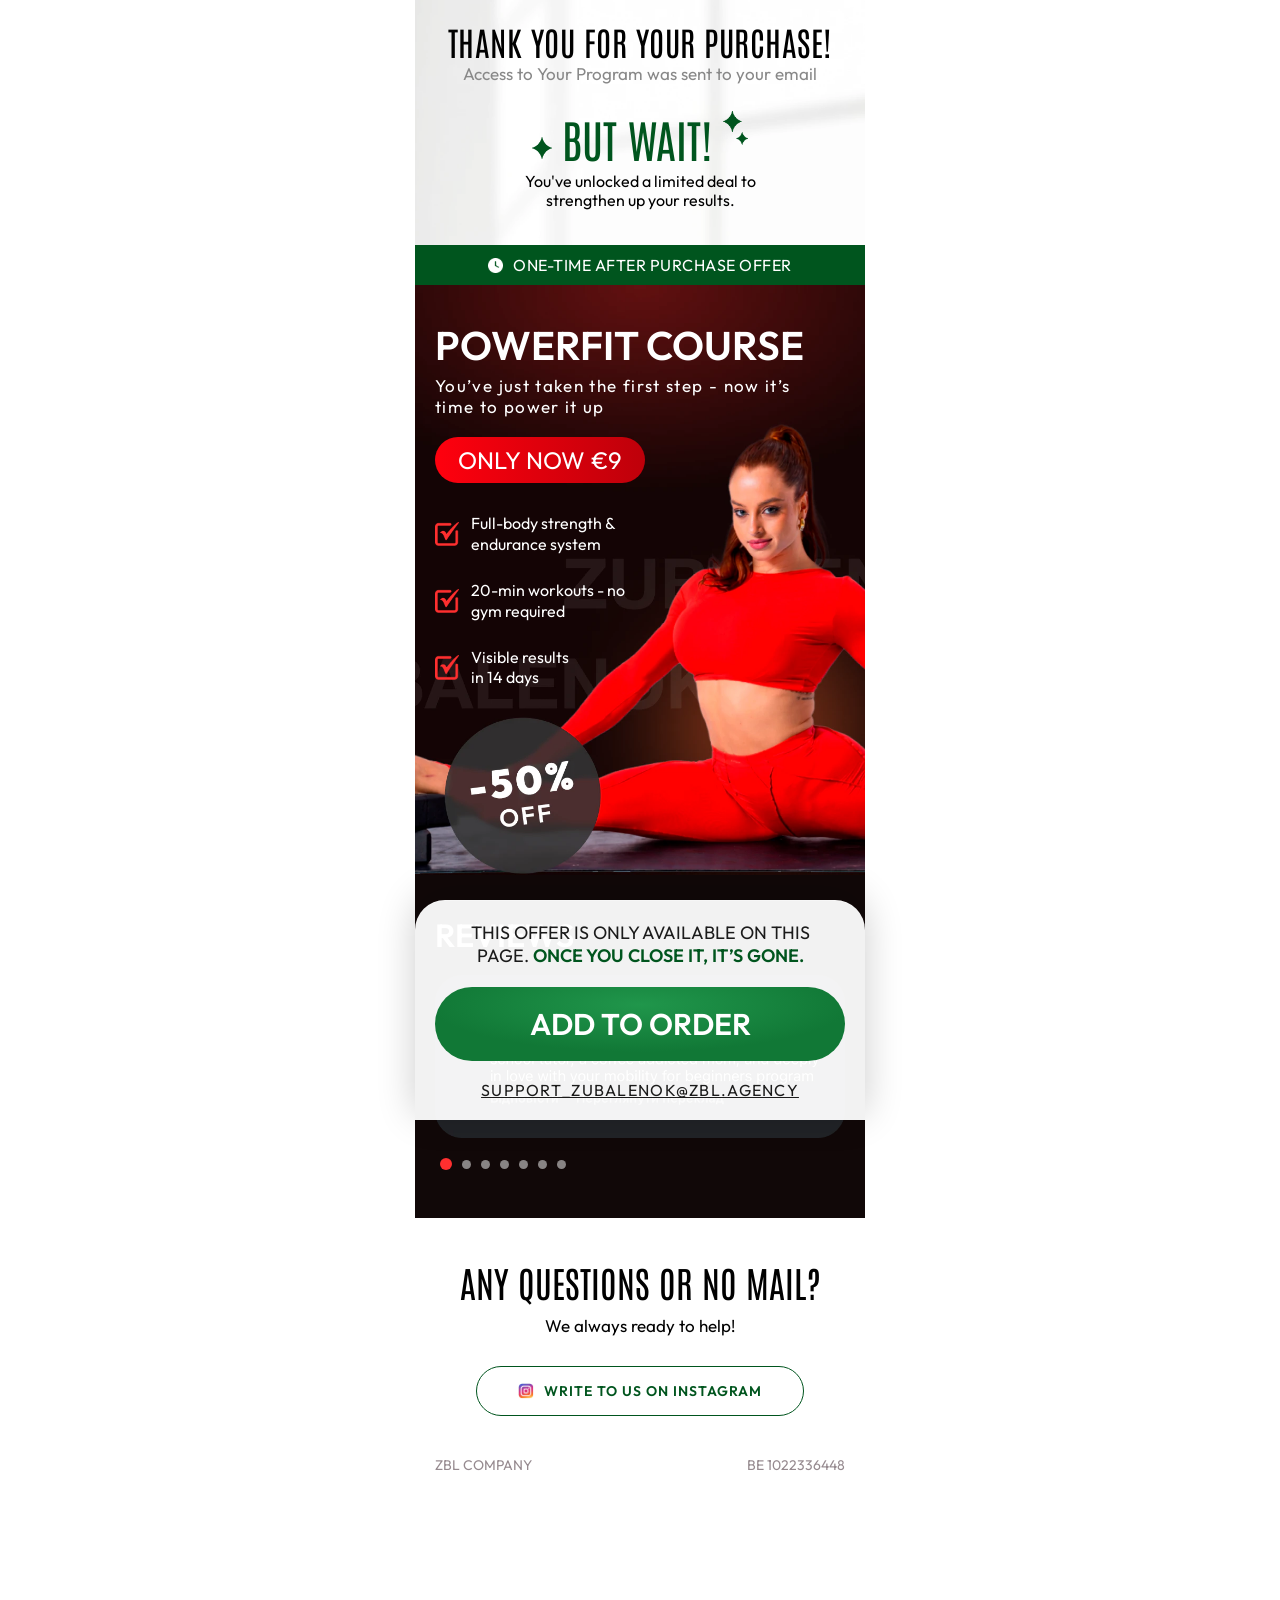
<file: thankyoupage/index.html>
<!DOCTYPE html>
<html lang="uk">
<head>
    <!-- Google tag (gtag.js) -->
<script async src="https://www.googletagmanager.com/gtag/js?id=G-99B8XZFJQJ"></script>
<script>
  window.dataLayer = window.dataLayer || [];
  function gtag(){dataLayer.push(arguments);}
  gtag('js', new Date());

  gtag('config', 'G-99B8XZFJQJ');
</script>
<script>
  gtag('event', 'purchase', {
    transaction_id: 'T0005',   
    value: 29.00,
    currency: 'EUR',
    items: [
      {
        item_id: 'FullSplit',   
        item_name: 'FullSplit', 
        price: 29.00,
        quantity: 1
      }
    ]
  });
</script>
    <meta charset="UTF-8">
    <meta name="viewport" content="width=device-width, initial-scale=1.0">
    <title>THANK YOU</title>
    <link rel="stylesheet" href="css/fonts.css">
    <link rel="stylesheet" href="css/style.css">
    <link href="https://fonts.googleapis.com/css2?family=Inter:wght@400;700;900&display=swap" rel="stylesheet">

    <!-- Meta Pixel Code -->
<script>
!function(f,b,e,v,n,t,s)
{if(f.fbq)return;n=f.fbq=function(){n.callMethod?
n.callMethod.apply(n,arguments):n.queue.push(arguments)};
if(!f._fbq)f._fbq=n;n.push=n;n.loaded=!0;n.version='2.0';
n.queue=[];t=b.createElement(e);t.async=!0;
t.src=v;s=b.getElementsByTagName(e)[0];
s.parentNode.insertBefore(t,s)}(window, document,'script',
'https://connect.facebook.net/en_US/fbevents.js');
fbq('init', '30674173955531253');
fbq('track', 'Lead');
</script>
<noscript><img height="1" width="1" style="display:none"
src="https://www.facebook.com/tr?id=30674173955531253&ev=PageView&noscript=1"
/></noscript>
<!-- End Meta Pixel Code -->


<!-- Google Tag Manager -->
<script>(function(w,d,s,l,i){w[l]=w[l]||[];w[l].push({'gtm.start':
new Date().getTime(),event:'gtm.js'});var f=d.getElementsByTagName(s)[0],
j=d.createElement(s),dl=l!='dataLayer'?'&l='+l:'';j.async=true;j.src=
'https://www.googletagmanager.com/gtm.js?id='+i+dl;f.parentNode.insertBefore(j,f);
})(window,document,'script','dataLayer','GTM-N2KK2GPV');</script>
<!-- End Google Tag Manager -->

<link rel="stylesheet" href="https://cdn.jsdelivr.net/npm/swiper@11/swiper-bundle.min.css" />

<style>
    @font-face {
        font-family: 'Outfit-Regular';
        src: url('./fonts/Outfit-Regular.ttf') format('truetype');
        font-style: normal;
        font-weight: 100 900;
    }
    @font-face {
        font-family: 'Outfit-Bold';
        src: url('./fonts/Outfit-SemiBold.ttf?v=2') format('truetype');
        font-style: normal;
        font-weight: 100 900;
    }
    @font-face {
        font-family: 'Antonio-Regular';
        src: url('./fonts/Antonio-Regular.ttf') format('truetype');
        font-style: normal;
        font-weight: 100 900;
    }
    @font-face {
        font-family: 'General-Sans';
        src: url('./fonts/GeneralSans-Variable.ttf?v=2') format('truetype');
        font-style: normal;
        font-weight: 100 900;
    }
    p {
        font-family: 'Outfit-Regular' !important;
    }
    
    .header h1{
        font-family: 'Antonio-Regular' !important;
        font-size: 33px;
        font-weight: 600;
    }
    
    .subtitle{
        font-family: 'Outfit-Regular' !important;
        font-size: 17px;
        font-weight: 300;
    }
    
    .wait-badge{
        padding-top: 10px;
        font-family: 'Antonio-Regular' !important;
    }
    
    .timer-bar{
        font-family: 'Outfit-Regular' !important;
        height: 40px;
        font-size: 16px;
        gap: 10px;
    }
    app-container {
            width: 100%;
            max-width: 450px; /* Задана ширина екрану */
            background-color: #000;
            position: relative;
            overflow: hidden;
            box-shadow: 0 0 20px rgba(0,0,0,0.5);
        }

        /* --- HERO SECTION --- */
        .hero-section {
            position: relative;
            /* Зображення фоном. При необхідності поправте позиціонування */
            background: url('./images/hero.webp') top center / cover no-repeat;
            padding: 40px 20px 30px;
            min-height: 590px;
            color: #fff;
            display: flex;
            flex-direction: column;
            align-items: flex-start;
        }

        .hero-content {
            position: relative;
            z-index: 2;
            width: 100%;
        }

        .main-title {
           font-weight: 700;
           font-family: 'Outfit-Bold';
font-size: 40px;
text-transform: uppercase;
color: #fff;
            color: #fff;
            text-align: left;
        }
        
        .footer{
            position: fixed;
            bottom: 0;
            transform: translateY(100%);
            transition: all .3s;
            top: initial;
            width: 450px;
            z-index: 100;
        }
        
        .urgency-text span{
            font-family: 'Outfit-Bold';
        }
        
        .footer.active{
            transform: translateY(0%);
        }

        .sub-title {
            font-family: 'Outfit-Regular';
            font-weight: 400;
font-size: 17px;
letter-spacing: 0.08em;
text-align: left;
padding: 10px 0 20px 0;
color: #fff;
        }

        .price-badge {
            font-weight: 400;
font-size: 24px;
letter-spacing: 0.01em;
text-transform: uppercase;
color: #fff;
            background: linear-gradient(90deg, #FF000E, #BE000A);
            border-radius: 72.12px;
            padding: 8px 12px;
            display: flex;
            margin-bottom: 30px;
            justify-content: center;
            font-family: 'Outfit-Regular' !important;
            width: 210px;
        }

        .features-list {
            list-style: none;
            padding: 0;
            margin: 0 0 40px 0;
        }

        .features-list li {
            font-weight: 400;
            font-size: 16px; /* Заданий розмір */
            margin-bottom: 25px;
            display: flex;
            align-items: center;
            font-family: 'Outfit-Regular' !important;
            text-align: left;
            gap: 12px;
            line-height: 1.3;
        }

        .features-list img {
            width: 24px;
            object-fit: contain;
        }

        /* Timer Styles */
        .timer-label {
            font-weight: 400;
            font-size: 20px;
            text-transform: uppercase;
            font-family: 'Outfit-Regular' !important;
            margin-bottom: 10px;
            letter-spacing: 1px;
            text-align: left;
            color: #fff;
        }

        .timer-wrapper {
            display: flex;
            align-items: center;
            gap: 8px;
            font-weight: 400;
        }

        .time-box {
            background: rgba(0, 0, 0, 0.6);
            border: 1px solid rgba(255, 255, 255, 0.15);
            border-radius: 14px;
            display: flex;
            align-items: center;
            justify-content: center;
            font-size: 22px;
            width: 45px;
            height: 45px;
            min-width: 48px;
            text-align: center;
            backdrop-filter: blur(4px);
            font-family: 'Outfit-Bold' !important;
            color: #ffffff8c;
        }

        .time-box.active-red {
            color: #FF0000
        }

        .timer-colon {
            color: #ffffff8c;
            font-size: 24px;
            font-weight: 700;
            margin-bottom: 5px;
        }


        /* --- REVIEWS SECTION --- */
        .reviews-section {
            background: #110808; /* Темно-бордовий/чорний фон */
            padding: 40px 20px;
            color: #fff;
        }

        .reviews-title {
            font-weight: 700;
            font-size: 32px;
            margin: 0 0 20px 0;
            font-family: 'Outfit-Bold' !important;
            text-align: left;
        }

        .swiper {
            width: 100%;
            padding-bottom: 40px; /* Місце для точок пагінації */
        }

        .swiper-slide {
            display: flex;
            justify-content: center;
            align-items: center;
        }

        .swiper-slide img {
            width: 100%;
            border-radius: 20px;
            display: block;
        }
        
        .swiper-pagination{
            display: flex;
            justify-content: left;
            align-items: center;
        }

        /* Кастомізація пагінації Swiper */
        .swiper-pagination-bullet {
            background: rgba(255, 255, 255, 0.5);
            opacity: 1;
            width: 9px;
            height: 9px;
            margin: 0 5px !important;
        }
        .swiper-pagination-bullet-active {
            background: #FF2F2F;
            width: 12px;
            height: 12px;
        }


        /* --- FOOTER SECTION --- */
        .footer-section {
            background: #ffffff;
            padding: 40px 20px 250px 20px;
            text-align: center;
            color: #000000;
        }

        .footer-title {
            font-weight: 700;
            font-size: 36px;
            margin: 0 0 10px 0;
            text-transform: uppercase;
            font-family: 'Antonio-Regular';
        }

        .footer-subtitle {
            font-weight: 400;
            font-size: 17px;
            color: #000000;
            font-family: 'Outfit-Regular' !important;
            margin: 0 0 30px 0;
        }
        
        .add-btn{
            font-size: 30px;
            font-family: 'Outfit-Bold' !important;
            text-transform: uppercase;
            background: radial-gradient(51.1% 63.7% at 50% 23.97%, #20964b 0%, #117836 100%);
            border-radius: 100px;
        }
        
        .support-link{
            font-family: 'Outfit-Regular' !important;
        }

        .insta-btn {
            display: inline-flex;
            align-items: center;
            justify-content: center;
            gap: 10px;
            background: transparent;
            border: 1px solid #00551E;
            border-radius: 32px;
            padding: 15px 30px;
            color: #00551E;
            font-family: 'Outfit-Bold' !important;
            text-decoration: none;
            font-weight: 700;
            font-size: 14px;
            letter-spacing: 1px;
            width: 80%;
            margin-bottom: 40px;
            transition: all 0.3s ease;
        }
        
        .insta-btn img{
            width: 16px;
            height: 16px;
        }

        .insta-btn:hover {
            background: rgba(255, 90, 0, 0.1);
        }

        .footer-bottom {
            display: flex;
            justify-content: space-between;
            font-size: 14px;
            color: #968A8F;
            font-family: 'Outfit-Regular' !important;
        }
        @media (max-width: 450px) {
    .header h1 {
        font-size: 7.33vw; /* 33px / 4.5 */
    }
    
    .subtitle {
        font-size: 3.78vw; /* 17px / 4.5 */
    }
    
    .wait-badge {
        padding-top: 2.22vw; /* 10px / 4.5 */
    }
    
    .timer-bar {
        height: 8.89vw; /* 40px / 4.5 */
        font-size: 3.56vw; /* 16px / 4.5 */
        gap: 2.22vw; /* 10px / 4.5 */
    }

    app-container {
        max-width: 100vw; /* 450px стає на весь екран */
        box-shadow: 0 0 4.44vw rgba(0,0,0,0.5); /* 20px / 4.5 */
    }

    /* --- HERO SECTION --- */
    .hero-section {
        padding: 8.89vw 4.44vw 6.67vw; /* 40px 20px 30px */
        min-height: 131.11vw; /* 590px / 4.5 */
    }

    .main-title {
        font-size: 8.89vw; /* 40px / 4.5 */
    }
    
    .footer {
        width: 100vw; /* 450px стає на всю ширину мобільного */
    }

    .sub-title {
        font-size: 3.78vw; /* 17px / 4.5 */
        padding: 2.22vw 0 4.44vw 0; /* 10px 0 20px 0 */
    }

    .price-badge {
        font-size: 5.33vw; /* 24px / 4.5 */
        border-radius: 16.03vw; /* 72.12px / 4.5 */
        padding: 1.78vw 2.67vw; /* 8px 12px */
        margin-bottom: 6.67vw; /* 30px / 4.5 */
        width: 46.67vw; /* 210px / 4.5 */
    }

    .features-list {
        margin: 0 0 8.89vw 0; /* 40px / 4.5 */
    }

    .features-list li {
        font-size: 3.56vw; /* 16px / 4.5 */
        margin-bottom: 5.56vw; /* 25px / 4.5 */
        gap: 2.67vw; /* 12px / 4.5 */
    }

    .features-list img {
        width: 5.33vw; /* 24px / 4.5 */
    }

    /* Timer Styles */
    .timer-label {
        font-size: 4.44vw; /* 20px / 4.5 */
        margin-bottom: 2.22vw; /* 10px / 4.5 */
    }

    .timer-wrapper {
        gap: 1.78vw; /* 8px / 4.5 */
    }

    .time-box {
        border: 0.22vw solid rgba(255, 255, 255, 0.15); /* 1px / 4.5 */
        border-radius: 3.11vw; /* 14px / 4.5 */
        font-size: 4.89vw; /* 22px / 4.5 */
        width: 10vw; /* 45px / 4.5 */
        height: 10vw; /* 45px / 4.5 */
        min-width: 10.67vw; /* 48px / 4.5 */
        backdrop-filter: blur(0.89vw); /* 4px / 4.5 */
    }

    .timer-colon {
        font-size: 5.33vw; /* 24px / 4.5 */
        margin-bottom: 1.11vw; /* 5px / 4.5 */
    }

    /* --- REVIEWS SECTION --- */
    .reviews-section {
        padding: 8.89vw 4.44vw; /* 40px 20px */
    }

    .reviews-title {
        font-size: 7.11vw; /* 32px / 4.5 */
        margin: 0 0 4.44vw 0; /* 20px / 4.5 */
    }

    .swiper {
        padding-bottom: 8.89vw; /* 40px / 4.5 */
    }

    .swiper-slide img {
        border-radius: 4.44vw; /* 20px / 4.5 */
    }

    /* Кастомізація пагінації Swiper */
    .swiper-pagination-bullet {
        width: 2vw; /* 9px / 4.5 */
        height: 2vw; /* 9px / 4.5 */
        margin: 0 1.11vw !important; /* 5px / 4.5 */
    }
    
    .swiper-pagination-bullet-active {
        width: 2.67vw; /* 12px / 4.5 */
        height: 2.67vw; /* 12px / 4.5 */
    }

    /* --- FOOTER SECTION --- */
    .footer-section {
        padding: 8.89vw 4.44vw 55.56vw 4.44vw; /* 40px 20px 250px 20px */
    }

    .footer-title {
        font-size: 8vw; /* 36px / 4.5 */
        margin: 0 0 2.22vw 0; /* 10px / 4.5 */
    }

    .footer-subtitle {
        font-size: 3.78vw; /* 17px / 4.5 */
        margin: 0 0 6.67vw 0; /* 30px / 4.5 */
    }
    
    .add-btn {
        font-size: 6.67vw; /* 30px / 4.5 */
        border-radius: 22.22vw; /* 100px / 4.5 */
    }

    .insta-btn {
        border: 0.22vw solid #00551E; /* 1px / 4.5 */
        border-radius: 7.11vw; /* 32px / 4.5 */
        padding: 3.33vw 6.67vw; /* 15px 30px */
        font-size: 3.11vw; /* 14px / 4.5 */
        letter-spacing: 0.22vw; /* 1px / 4.5 */
        margin-bottom: 8.89vw; /* 40px / 4.5 */
    }
    
    .insta-btn img {
        width: 3.56vw; /* 16px / 4.5 */
        height: 3.56vw; /* 16px / 4.5 */
    }

    .footer-bottom {
        font-size: 3.11vw; /* 14px / 4.5 */
    }
}
</style>

  </head>
<body>
<!-- Google Tag Manager (noscript) -->
<noscript><iframe src="https://www.googletagmanager.com/ns.html?id=GTM-N2KK2GPV"
height="0" width="0" style="display:none;visibility:hidden"></iframe></noscript>
<!-- End Google Tag Manager (noscript) -->
<div class="upsell-container">
    <header class="header">
        <h1>THANK YOU FOR YOUR PURCHASE!</h1>
        <p class="subtitle">Access to Your Program was sent to your email</p>
        
        <div class="wait-badge">
            <img src="./images/star.png" class="star" alt="">
            <span class="wait-text">BUT WAIT!</span>
            <img src="./images/stars.png" class="stars" alt="">
        </div>
        <p class="deal-text">You've unlocked a limited deal to <br> strengthen up your results.</p>
    </header>

    <div class="timer-bar">
        <img class="timer-bar-img" src="./images/time-2.png" alt=""> ONE-TIME AFTER PURCHASE OFFER
    </div>

    <div class="app-container">
    
    <section class="hero-section">
        <div class="hero-content">
            <h1 class="main-title">Powerfit Course</h1>
            <h2 class="sub-title">You’ve just taken the first step - now it’s <br> time to power it up</h2>
            
            <a href="https://zubalenok.online/shop/item/10609" style="text-decoration: none; color: #fff" class="price-badge">
                ONLY now €9
            </a>

            <ul class="features-list">
                <li>
                    <img src="./images/check-2.png" />
                    Full-body strength & <br> endurance system
                </li>
                <li>
                    <img src="./images/check-2.png" />
                    20-min workouts - no <br> gym required
                </li>
                <li>
                    <img src="./images/check-2.png" />
                    Visible results 
                    <br>
                    in 14 days
                </li>
            </ul>

            <!-- <div class="timer-section">
                <div class="timer-label">OFFER ENDS IN:</div>
                <div class="timer-wrapper">
                    <div class="time-box" id="hours">00</div>
                    <div class="timer-colon">:</div>
                    <div class="time-box active-red" id="minutes">30</div>
                    <div class="timer-colon">:</div>
                    <div class="time-box active-red" id="seconds">00</div>
                </div>
            </div> -->
        </div>
    </section>

    <section class="reviews-section">
        <h2 class="reviews-title">REVIEWS</h2>
        
        <div class="swiper mySwiper">
            <div class="swiper-wrapper">
                <div class="swiper-slide"><img src="./images/slide6.webp" alt="Review 6"></div>
                <div class="swiper-slide"><img src="./images/slide1.webp" alt="Review 1"></div>
                <div class="swiper-slide"><img src="./images/slide2.webp" alt="Review 2"></div>
                <div class="swiper-slide"><img src="./images/slide3.webp" alt="Review 3"></div>
                <div class="swiper-slide"><img src="./images/slide4.webp" alt="Review 4"></div>
                <div class="swiper-slide"><img src="./images/slide5.webp" alt="Review 5"></div>
                <div class="swiper-slide"><img src="./images/slide7.webp" alt="Review 7"></div>
            </div>
            <div class="swiper-pagination"></div>
        </div>
    </section>

    <footer class="footer-section">
        <h2 class="footer-title">ANY QUESTIONS OR NO MAIL?</h2>
        <p class="footer-subtitle">We always ready to help!</p>
        
        <a href="#" class="insta-btn">
            <img src="./images/insta.png" />
            WRITE TO US ON INSTAGRAM
        </a>

        <div class="footer-bottom">
            <span>ZBL COMPANY</span>
            <span>BE 1022336448</span>
        </div>
    </footer>

</div>

    <footer class="footer" id="footer-bg">
        <p class="urgency-text">This offer is only available on this <br> page. <span>Once you close it, it’s gone.</span></p>
        
        <a href="https://zubalenok.online/shop/item/10609" class="add-btn">Add to order</a>
        
        <a href="mailto:SUPPORT_ZUBALENOK@ZBL.AGENCY" class="support-link">Support_Zubalenok@zbl.agency</a>
    </footer>
</div>
<script async src="https://zbl-crm.com/tracker.js?v=6" data-key="ak_live_OiUVCFDitEWNqVVItEDmHRX5"></script>
 <script defer>
            document.addEventListener('DOMContentLoaded', () => {
                const footer = document.getElementById('footer-bg'); // елемент, до якого додамо клас
                if (!footer) return;

                window.addEventListener('scroll', () => {
                    // Перевіряємо, скільки проскролено
                    if (window.scrollY >= 200) {
                        footer.classList.add('active');
                    } else {
                        footer.classList.remove('active');
                    }
                });
            });
        </script>
<script src="https://cdn.jsdelivr.net/npm/swiper@11/swiper-bundle.min.js"></script>

<script>
    // --- ІНІЦІАЛІЗАЦІЯ СЛАЙДЕРА SWIPER ---
    var swiper = new Swiper(".mySwiper", {
        spaceBetween: 20,
        pagination: {
            el: ".swiper-pagination",
            clickable: true,
        },
        loop: true,
        autoplay: {
            delay: 3500,
            disableOnInteraction: false,
        }
    });

    // --- ЛОГІКА ТАЙМЕРА (30 хвилин з кешуванням) ---
    const TIME_LIMIT = 30 * 60 * 1000; // 30 хвилин в мілісекундах
    const elHours = document.getElementById('hours');
    const elMinutes = document.getElementById('minutes');
    const elSeconds = document.getElementById('seconds');

    function initTimer() {
        // Отримуємо збережений час завершення з localStorage
        let targetTime = localStorage.getItem('mobilityOfferEndTime');
        const now = new Date().getTime();

        // Якщо час не задано або він вже пройшов — скидаємо знову на 30 хвилин
        if (!targetTime || now > parseInt(targetTime)) {
            targetTime = now + TIME_LIMIT;
            localStorage.setItem('mobilityOfferEndTime', targetTime);
        }

        function updateDisplay() {
            const currentTime = new Date().getTime();
            const distance = parseInt(targetTime) - currentTime;

            // Якщо дійшло до нуля, скидаємо і зберігаємо знову
            if (distance <= 0) {
                targetTime = currentTime + TIME_LIMIT;
                localStorage.setItem('mobilityOfferEndTime', targetTime);
            }

            // Розрахунок годин, хвилин та секунд
            const hours = Math.floor((distance % (1000 * 60 * 60 * 24)) / (1000 * 60 * 60));
            const minutes = Math.floor((distance % (1000 * 60 * 60)) / (1000 * 60));
            const seconds = Math.floor((distance % (1000 * 60)) / 1000);

            // Вивід на екран із форматуванням до двох цифр
            elHours.innerText = hours.toString().padStart(2, '0');
            elMinutes.innerText = minutes.toString().padStart(2, '0');
            elSeconds.innerText = seconds.toString().padStart(2, '0');
        }

        // Оновлюємо відразу, а потім щосекунди
        updateDisplay();
        setInterval(updateDisplay, 1000);
    }

    initTimer();
</script>
</body>
</html>
</file>
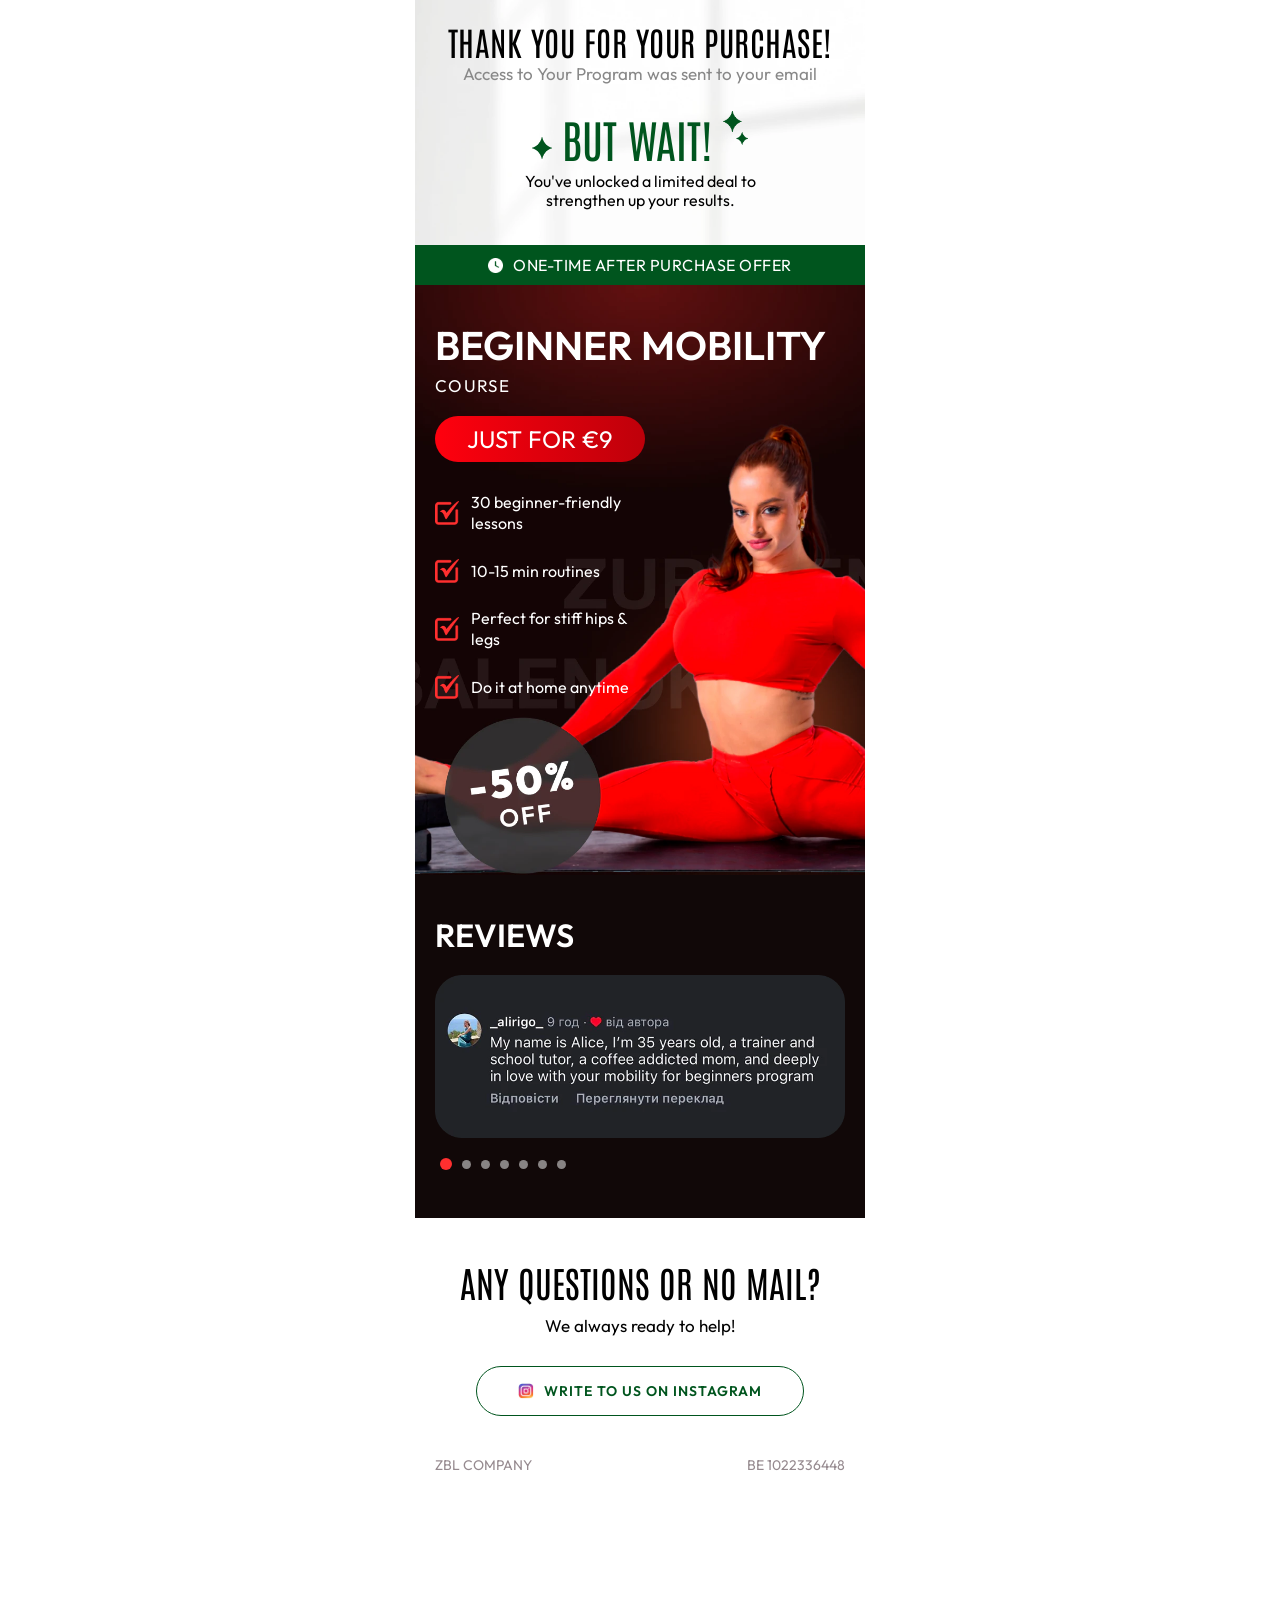
<file: thankyoupageoto/index.html>
<!DOCTYPE html>
<html lang="uk">
<head>
        <!-- Google tag (gtag.js) -->
<script async src="https://www.googletagmanager.com/gtag/js?id=G-99B8XZFJQJ"></script>
<script>
  window.dataLayer = window.dataLayer || [];
  function gtag(){dataLayer.push(arguments);}
  gtag('js', new Date());

  gtag('config', 'G-99B8XZFJQJ');
</script>
<script>
  gtag('event', 'purchase', {
    transaction_id: 'T0003',   
    value: 9.00,
    currency: 'EUR',
    items: [
      {
        item_id: 'FullSplit_OTO',   
        item_name: 'FullSplit_OTO', 
        price: 9.00,
        quantity: 1
      }
    ]
  });
</script>
    <meta charset="UTF-8">
    <meta name="viewport" content="width=device-width, initial-scale=1.0">
    <title>THANK YOU</title>
    <link rel="stylesheet" href="css/fonts.css">
    <link rel="stylesheet" href="css/style.css">
    <link href="https://fonts.googleapis.com/css2?family=Inter:wght@400;700;900&display=swap" rel="stylesheet">

<link rel="stylesheet" href="https://cdn.jsdelivr.net/npm/swiper@11/swiper-bundle.min.css" />
<style>
    @font-face {
        font-family: 'Outfit-Regular';
        src: url('./fonts/Outfit-Regular.ttf') format('truetype');
        font-style: normal;
        font-weight: 100 900;
    }
    @font-face {
        font-family: 'Outfit-Bold';
        src: url('./fonts/Outfit-SemiBold.ttf?v=2') format('truetype');
        font-style: normal;
        font-weight: 100 900;
    }
    @font-face {
        font-family: 'Antonio-Regular';
        src: url('./fonts/Antonio-Regular.ttf') format('truetype');
        font-style: normal;
        font-weight: 100 900;
    }
    @font-face {
        font-family: 'General-Sans';
        src: url('./fonts/GeneralSans-Variable.ttf?v=2') format('truetype');
        font-style: normal;
        font-weight: 100 900;
    }
    p {
        font-family: 'Outfit-Regular' !important;
    }
    
    .header h1{
        font-family: 'Antonio-Regular' !important;
        font-size: 33px;
        font-weight: 600;
    }
    
    .subtitle{
        font-family: 'Outfit-Regular' !important;
        font-size: 17px;
        font-weight: 300;
    }
    
    .wait-badge{
        padding-top: 10px;
        font-family: 'Antonio-Regular' !important;
    }
    
    .timer-bar{
        font-family: 'Outfit-Regular' !important;
        height: 40px;
        font-size: 16px;
        gap: 10px;
    }
    app-container {
            width: 100%;
            max-width: 450px; /* Задана ширина екрану */
            background-color: #000;
            position: relative;
            overflow: hidden;
            box-shadow: 0 0 20px rgba(0,0,0,0.5);
        }

        /* --- HERO SECTION --- */
        .hero-section {
            position: relative;
            /* Зображення фоном. При необхідності поправте позиціонування */
            background: url('./images/hero.webp') top center / cover no-repeat;
            padding: 40px 20px 30px;
            min-height: 590px;
            color: #fff;
            display: flex;
            flex-direction: column;
            align-items: flex-start;
        }
        .hero-content {
            position: relative;
            z-index: 2;
            width: 100%;
        }

        .main-title {
           font-weight: 700;
           font-family: 'Outfit-Bold';
font-size: 40px;
text-transform: uppercase;
color: #fff;
            color: #fff;
            text-align: left;
        }
        
        .footer{
            position: fixed;
            bottom: 0;
            transform: translateY(100%);
            transition: all .3s;
            top: initial;
            width: 450px;
            z-index: 100;
        }
        
        .urgency-text span{
            font-family: 'Outfit-Bold';
        }
        
        .footer.active{
            transform: translateY(0%);
        }

        .sub-title {
            font-family: 'Outfit-Regular';
            font-weight: 400;
font-size: 17px;
letter-spacing: 0.08em;
text-align: left;
padding: 10px 0 20px 0;
color: #fff;
        }

        .price-badge {
            font-weight: 400;
font-size: 24px;
letter-spacing: 0.01em;
text-transform: uppercase;
color: #fff;
            background: linear-gradient(90deg, #FF000E, #BE000A);
            border-radius: 72.12px;
            padding: 8px 12px;
            display: flex;
            margin-bottom: 30px;
            justify-content: center;
            font-family: 'Outfit-Regular' !important;
            width: 210px;
        }

        .features-list {
            list-style: none;
            padding: 0;
            margin: 0 0 40px 0;
        }

        .features-list li {
            font-weight: 400;
            font-size: 16px; /* Заданий розмір */
            margin-bottom: 25px;
            display: flex;
            align-items: center;
            font-family: 'Outfit-Regular' !important;
            text-align: left;
            gap: 12px;
            line-height: 1.3;
        }

        .features-list img {
            width: 24px;
            object-fit: contain;
        }

        /* Timer Styles */
        .timer-label {
            font-weight: 400;
            font-size: 20px;
            text-transform: uppercase;
            font-family: 'Outfit-Regular' !important;
            margin-bottom: 10px;
            letter-spacing: 1px;
            text-align: left;
            color: #fff;
        }

        .timer-wrapper {
            display: flex;
            align-items: center;
            gap: 8px;
            font-weight: 400;
        }

        .time-box {
            background: rgba(0, 0, 0, 0.6);
            border: 1px solid rgba(255, 255, 255, 0.15);
            border-radius: 14px;
            display: flex;
            align-items: center;
            justify-content: center;
            font-size: 22px;
            width: 45px;
            height: 45px;
            min-width: 48px;
            text-align: center;
            backdrop-filter: blur(4px);
            font-family: 'Outfit-Bold' !important;
            color: #ffffff8c;
        }

        .time-box.active-red {
            color: #FF0000
        }

        .timer-colon {
            color: #ffffff8c;
            font-size: 24px;
            font-weight: 700;
            margin-bottom: 5px;
        }


        /* --- REVIEWS SECTION --- */
        .reviews-section {
            background: #110808; /* Темно-бордовий/чорний фон */
            padding: 40px 20px;
            color: #fff;
        }

        .reviews-title {
            font-weight: 700;
            font-size: 32px;
            margin: 0 0 20px 0;
            font-family: 'Outfit-Bold' !important;
            text-align: left;
        }

        .swiper {
            width: 100%;
            padding-bottom: 40px; /* Місце для точок пагінації */
        }

        .swiper-slide {
            display: flex;
            justify-content: center;
            align-items: center;
        }

        .swiper-slide img {
            width: 100%;
            border-radius: 20px;
            display: block;
        }
        
        .swiper-pagination{
            display: flex;
            justify-content: left;
            align-items: center;
        }

        /* Кастомізація пагінації Swiper */
        .swiper-pagination-bullet {
            background: rgba(255, 255, 255, 0.5);
            opacity: 1;
            width: 9px;
            height: 9px;
            margin: 0 5px !important;
        }
        .swiper-pagination-bullet-active {
            background: #FF2F2F;
            width: 12px;
            height: 12px;
        }


        /* --- FOOTER SECTION --- */
        .footer-section {
            background: #ffffff;
            padding: 40px 20px 250px 20px;
            text-align: center;
            color: #000000;
        }

        .footer-title {
            font-weight: 700;
            font-size: 36px;
            margin: 0 0 10px 0;
            text-transform: uppercase;
            font-family: 'Antonio-Regular';
        }

        .footer-subtitle {
            font-weight: 400;
            font-size: 17px;
            color: #000000;
            font-family: 'Outfit-Regular' !important;
            margin: 0 0 30px 0;
        }
        
        .add-btn{
            font-size: 30px;
            font-family: 'Outfit-Bold' !important;
            text-transform: uppercase;
            background: radial-gradient(51.1% 63.7% at 50% 23.97%, #20964b 0%, #117836 100%);
            border-radius: 100px;
        }
        
        .support-link{
            font-family: 'Outfit-Regular' !important;
        }

        .insta-btn {
            display: inline-flex;
            align-items: center;
            justify-content: center;
            gap: 10px;
            background: transparent;
            border: 1px solid #00551E;
            border-radius: 32px;
            padding: 15px 30px;
            color: #00551E;
            font-family: 'Outfit-Bold' !important;
            text-decoration: none;
            font-weight: 700;
            font-size: 14px;
            letter-spacing: 1px;
            width: 80%;
            margin-bottom: 40px;
            transition: all 0.3s ease;
        }
        
        .insta-btn img{
            width: 16px;
            height: 16px;
        }

        .insta-btn:hover {
            background: rgba(255, 90, 0, 0.1);
        }

        .footer-bottom {
            display: flex;
            justify-content: space-between;
            font-size: 14px;
            color: #968A8F;
            font-family: 'Outfit-Regular' !important;
        }
        @media (max-width: 450px) {
    .header h1 {
        font-size: 7.33vw; /* 33px / 4.5 */
    }
    
    .subtitle {
        font-size: 3.78vw; /* 17px / 4.5 */
    }
    
    .wait-badge {
        padding-top: 2.22vw; /* 10px / 4.5 */
    }
    
    .timer-bar {
        height: 8.89vw; /* 40px / 4.5 */
        font-size: 3.56vw; /* 16px / 4.5 */
        gap: 2.22vw; /* 10px / 4.5 */
    }

    app-container {
        max-width: 100vw; /* 450px стає на весь екран */
        box-shadow: 0 0 4.44vw rgba(0,0,0,0.5); /* 20px / 4.5 */
    }

    /* --- HERO SECTION --- */
    .hero-section {
        padding: 8.89vw 4.44vw 6.67vw; /* 40px 20px 30px */
        min-height: 131.11vw; /* 590px / 4.5 */
    }

    .main-title {
        font-size: 8.89vw; /* 40px / 4.5 */
    }
    
    .footer {
        width: 100vw; /* 450px стає на всю ширину мобільного */
    }

    .sub-title {
        font-size: 3.78vw; /* 17px / 4.5 */
        padding: 2.22vw 0 4.44vw 0; /* 10px 0 20px 0 */
    }

    .price-badge {
        font-size: 5.33vw; /* 24px / 4.5 */
        border-radius: 16.03vw; /* 72.12px / 4.5 */
        padding: 1.78vw 2.67vw; /* 8px 12px */
        margin-bottom: 6.67vw; /* 30px / 4.5 */
        width: 46.67vw; /* 210px / 4.5 */
    }

    .features-list {
        margin: 0 0 8.89vw 0; /* 40px / 4.5 */
    }

    .features-list li {
        font-size: 3.56vw; /* 16px / 4.5 */
        margin-bottom: 5.56vw; /* 25px / 4.5 */
        gap: 2.67vw; /* 12px / 4.5 */
    }

    .features-list img {
        width: 5.33vw; /* 24px / 4.5 */
    }

    /* Timer Styles */
    .timer-label {
        font-size: 4.44vw; /* 20px / 4.5 */
        margin-bottom: 2.22vw; /* 10px / 4.5 */
    }

    .timer-wrapper {
        gap: 1.78vw; /* 8px / 4.5 */
    }

    .time-box {
        border: 0.22vw solid rgba(255, 255, 255, 0.15); /* 1px / 4.5 */
        border-radius: 3.11vw; /* 14px / 4.5 */
        font-size: 4.89vw; /* 22px / 4.5 */
        width: 10vw; /* 45px / 4.5 */
        height: 10vw; /* 45px / 4.5 */
        min-width: 10.67vw; /* 48px / 4.5 */
        backdrop-filter: blur(0.89vw); /* 4px / 4.5 */
    }

    .timer-colon {
        font-size: 5.33vw; /* 24px / 4.5 */
        margin-bottom: 1.11vw; /* 5px / 4.5 */
    }

    /* --- REVIEWS SECTION --- */
    .reviews-section {
        padding: 8.89vw 4.44vw; /* 40px 20px */
    }

    .reviews-title {
        font-size: 7.11vw; /* 32px / 4.5 */
        margin: 0 0 4.44vw 0; /* 20px / 4.5 */
    }

    .swiper {
        padding-bottom: 8.89vw; /* 40px / 4.5 */
    }

    .swiper-slide img {
        border-radius: 4.44vw; /* 20px / 4.5 */
    }

    /* Кастомізація пагінації Swiper */
    .swiper-pagination-bullet {
        width: 2vw; /* 9px / 4.5 */
        height: 2vw; /* 9px / 4.5 */
        margin: 0 1.11vw !important; /* 5px / 4.5 */
    }
    
    .swiper-pagination-bullet-active {
        width: 2.67vw; /* 12px / 4.5 */
        height: 2.67vw; /* 12px / 4.5 */
    }

    /* --- FOOTER SECTION --- */
    .footer-section {
        padding: 8.89vw 4.44vw 55.56vw 4.44vw; /* 40px 20px 250px 20px */
    }

    .footer-title {
        font-size: 8vw; /* 36px / 4.5 */
        margin: 0 0 2.22vw 0; /* 10px / 4.5 */
    }

    .footer-subtitle {
        font-size: 3.78vw; /* 17px / 4.5 */
        margin: 0 0 6.67vw 0; /* 30px / 4.5 */
    }
    
    .add-btn {
        font-size: 6.67vw; /* 30px / 4.5 */
        border-radius: 22.22vw; /* 100px / 4.5 */
    }

    .insta-btn {
        border: 0.22vw solid #00551E; /* 1px / 4.5 */
        border-radius: 7.11vw; /* 32px / 4.5 */
        padding: 3.33vw 6.67vw; /* 15px 30px */
        font-size: 3.11vw; /* 14px / 4.5 */
        letter-spacing: 0.22vw; /* 1px / 4.5 */
        margin-bottom: 8.89vw; /* 40px / 4.5 */
    }
    
    .insta-btn img {
        width: 3.56vw; /* 16px / 4.5 */
        height: 3.56vw; /* 16px / 4.5 */
    }

    .footer-bottom {
        font-size: 3.11vw; /* 14px / 4.5 */
    }
}
</style>

  </head>
<body>

<div class="upsell-container">
    <header class="header">
        <h1>THANK YOU FOR YOUR PURCHASE!</h1>
        <p class="subtitle">Access to Your Program was sent to your email</p>
        
        <div class="wait-badge">
            <img src="./images/star.png?v=2" class="star" alt="">
            <span class="wait-text">BUT WAIT!</span>
            <img src="./images/stars.png?v=2" class="stars" alt="">
        </div>
        <p class="deal-text">You've unlocked a limited deal to <br> strengthen up your results.</p>
    </header>

    <div class="timer-bar">
        <img class="timer-bar-img" src="./images/time-2.png?v=2" alt=""> ONE-TIME AFTER PURCHASE OFFER
    </div>

    <div class="app-container">
    
    <section class="hero-section">
        <div class="hero-content">
            <h1 class="main-title">BEGINNER MOBILITY</h1>
            <h2 class="sub-title">COURSE</h2>
            
            <div class="price-badge">
                JUST FOR €9
            </div>

            <ul class="features-list">
                <li>
                    <img src="./images/check-2.png?v=2" />
                    30 beginner-friendly <br> lessons
                </li>
                <li>
                    <img src="./images/check-2.png?v=2" />
                    10-15 min routines
                </li>
                <li>
                    <img src="./images/check-2.png?v=2" />
                    Perfect for stiff hips & <br> legs
                </li>
                <li>
                    <img src="./images/check-2.png?v=2" />
                    Do it at home anytime
                </li>
            </ul>

            <!-- <div class="timer-section">
                <div class="timer-label">OFFER ENDS IN:</div>
                <div class="timer-wrapper">
                    <div class="time-box" id="hours">00</div>
                    <div class="timer-colon">:</div>
                    <div class="time-box active-red" id="minutes">30</div>
                    <div class="timer-colon">:</div>
                    <div class="time-box active-red" id="seconds">00</div>
                </div>
            </div> -->
        </div>
    </section>

    <section class="reviews-section">
        <h2 class="reviews-title">REVIEWS</h2>
        
        <div class="swiper mySwiper">
            <div class="swiper-wrapper">
                <div class="swiper-slide"><img src="./images/slide6.webp?v=2" alt="Review 6"></div>
                <div class="swiper-slide"><img src="./images/slide1.webp?v=2" alt="Review 1"></div>
                <div class="swiper-slide"><img src="./images/slide2.webp?v=2" alt="Review 2"></div>
                <div class="swiper-slide"><img src="./images/slide3.webp?v=2" alt="Review 3"></div>
                <div class="swiper-slide"><img src="./images/slide4.webp?v=2" alt="Review 4"></div>
                <div class="swiper-slide"><img src="./images/slide5.webp?v=2" alt="Review 5"></div>
                <div class="swiper-slide"><img src="./images/slide7.webp?v=2" alt="Review 7"></div>
            </div>
            <div class="swiper-pagination"></div>
        </div>
    </section>

    <footer class="footer-section">
        <h2 class="footer-title">ANY QUESTIONS OR NO MAIL?</h2>
        <p class="footer-subtitle">We always ready to help!</p>
        
        <a href="#" class="insta-btn">
            <img src="./images/insta.png?v=2" />
            WRITE TO US ON INSTAGRAM
        </a>

        <div class="footer-bottom">
            <span>ZBL COMPANY</span>
            <span>BE 1022336448</span>
        </div>
    </footer>

</div>


</div>
 <script defer>
            document.addEventListener('DOMContentLoaded', () => {
                const footer = document.getElementById('footer-bg'); // елемент, до якого додамо клас
                if (!footer) return;

                window.addEventListener('scroll', () => {
                    // Перевіряємо, скільки проскролено
                    if (window.scrollY >= 200) {
                        footer.classList.add('active');
                    } else {
                        footer.classList.remove('active');
                    }
                });
            });
        </script>
<script src="https://cdn.jsdelivr.net/npm/swiper@11/swiper-bundle.min.js"></script>
<script async src="https://zbl-crm.com/tracker.js?v=5" data-key="ak_live_OiUVCFDitEWNqVVItEDmHRX5"></script>
<script>
    // --- ІНІЦІАЛІЗАЦІЯ СЛАЙДЕРА SWIPER ---
    var swiper = new Swiper(".mySwiper", {
        spaceBetween: 20,
        pagination: {
            el: ".swiper-pagination",
            clickable: true,
        },
        loop: true,
        autoplay: {
            delay: 3500,
            disableOnInteraction: false,
        }
    });

    // --- ЛОГІКА ТАЙМЕРА (30 хвилин з кешуванням) ---
    const TIME_LIMIT = 30 * 60 * 1000; // 30 хвилин в мілісекундах
    const elHours = document.getElementById('hours');
    const elMinutes = document.getElementById('minutes');
    const elSeconds = document.getElementById('seconds');

    function initTimer() {
        // Отримуємо збережений час завершення з localStorage
        let targetTime = localStorage.getItem('mobilityOfferEndTime');
        const now = new Date().getTime();

        // Якщо час не задано або він вже пройшов — скидаємо знову на 30 хвилин
        if (!targetTime || now > parseInt(targetTime)) {
            targetTime = now + TIME_LIMIT;
            localStorage.setItem('mobilityOfferEndTime', targetTime);
        }

        function updateDisplay() {
            const currentTime = new Date().getTime();
            const distance = parseInt(targetTime) - currentTime;

            // Якщо дійшло до нуля, скидаємо і зберігаємо знову
            if (distance <= 0) {
                targetTime = currentTime + TIME_LIMIT;
                localStorage.setItem('mobilityOfferEndTime', targetTime);
            }

            // Розрахунок годин, хвилин та секунд
            const hours = Math.floor((distance % (1000 * 60 * 60 * 24)) / (1000 * 60 * 60));
            const minutes = Math.floor((distance % (1000 * 60 * 60)) / (1000 * 60));
            const seconds = Math.floor((distance % (1000 * 60)) / 1000);

            // Вивід на екран із форматуванням до двох цифр
            elHours.innerText = hours.toString().padStart(2, '0');
            elMinutes.innerText = minutes.toString().padStart(2, '0');
            elSeconds.innerText = seconds.toString().padStart(2, '0');
        }

        // Оновлюємо відразу, а потім щосекунди
        updateDisplay();
        setInterval(updateDisplay, 1000);
    }

    initTimer();
</script>
</body>
</html>
</file>
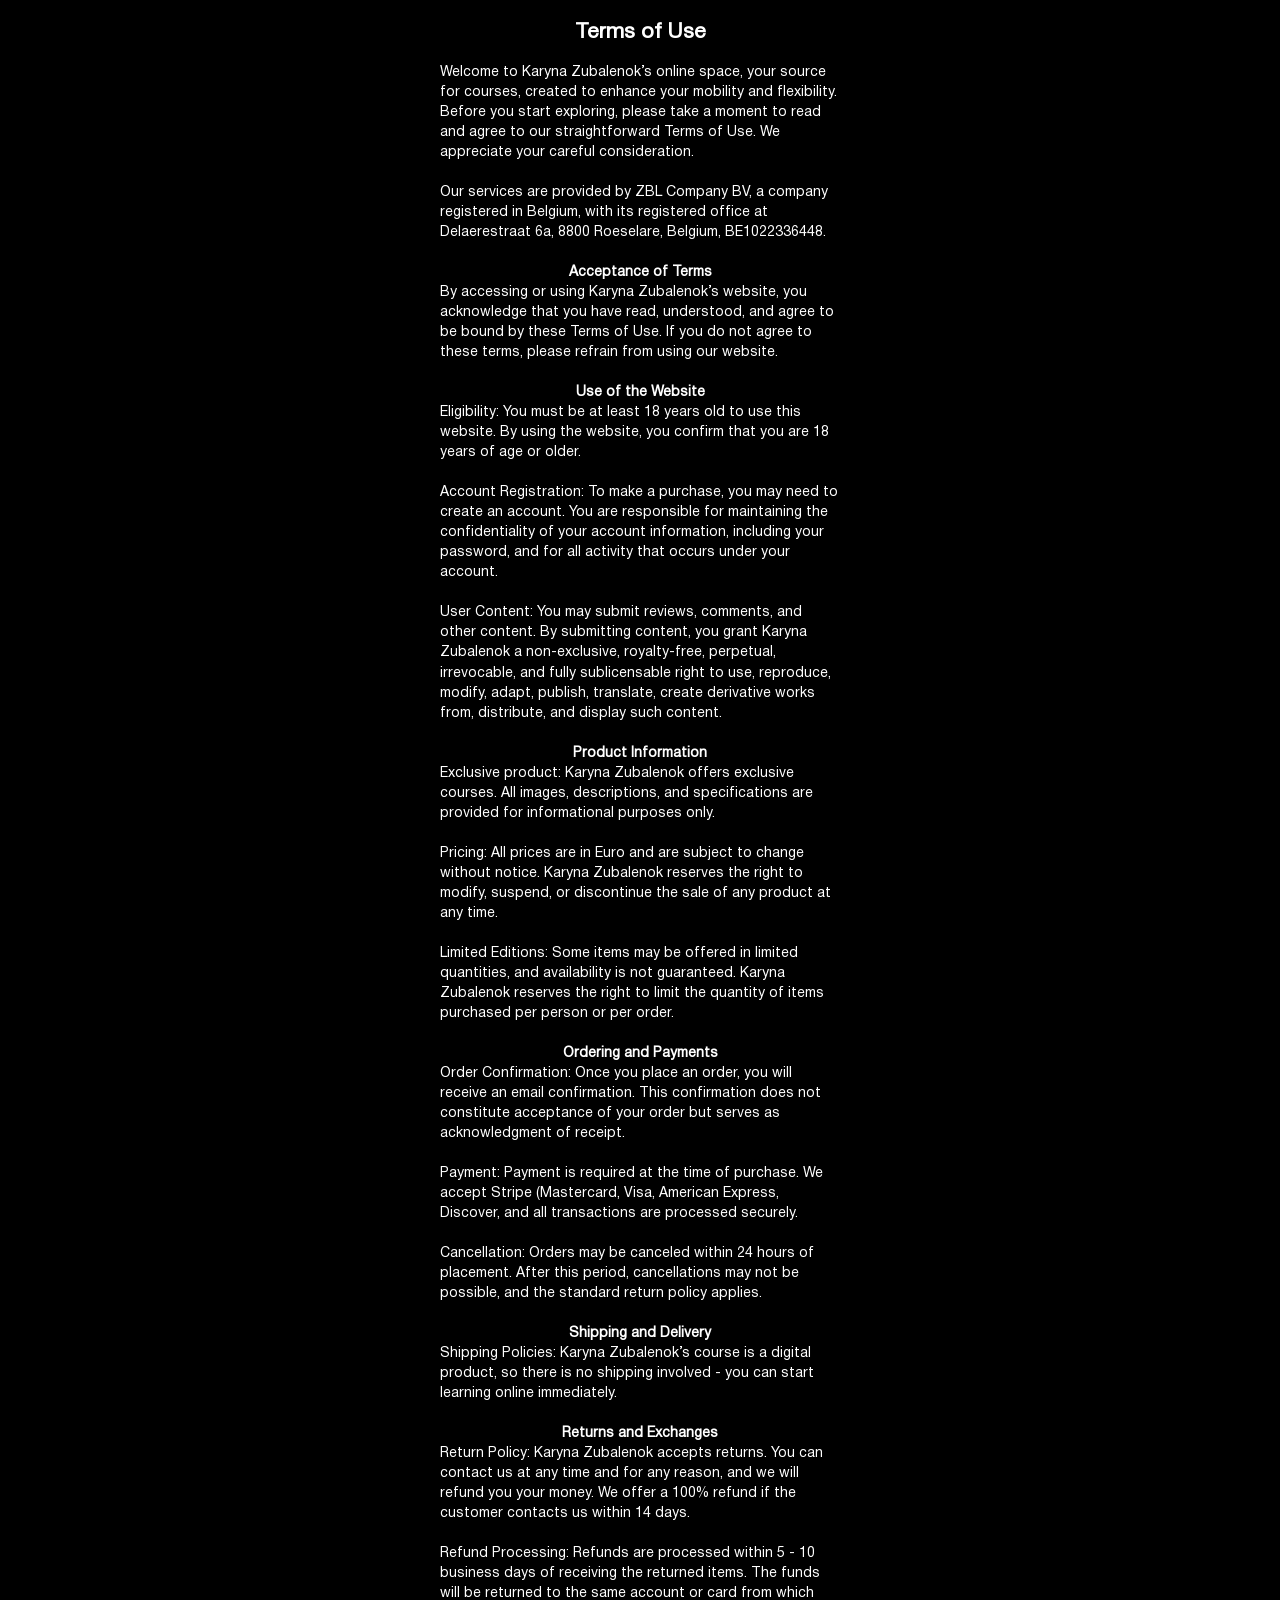
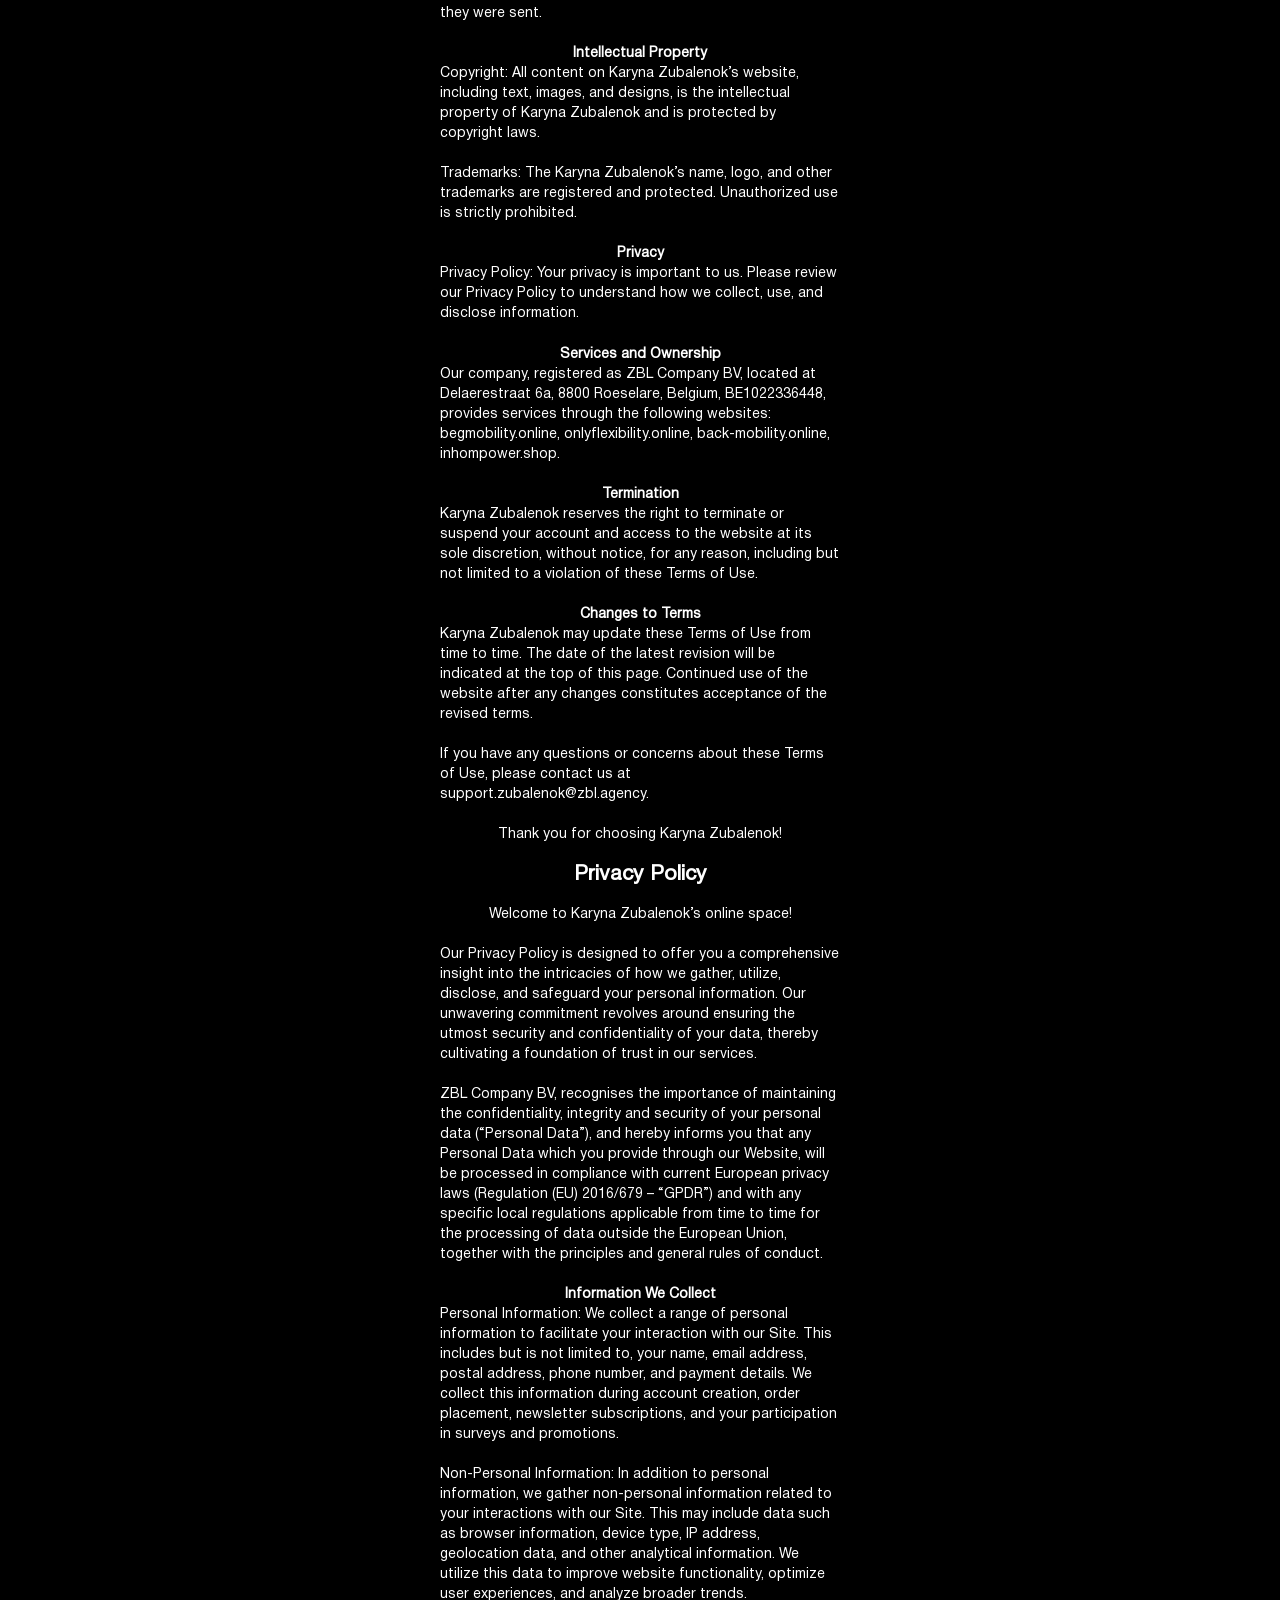
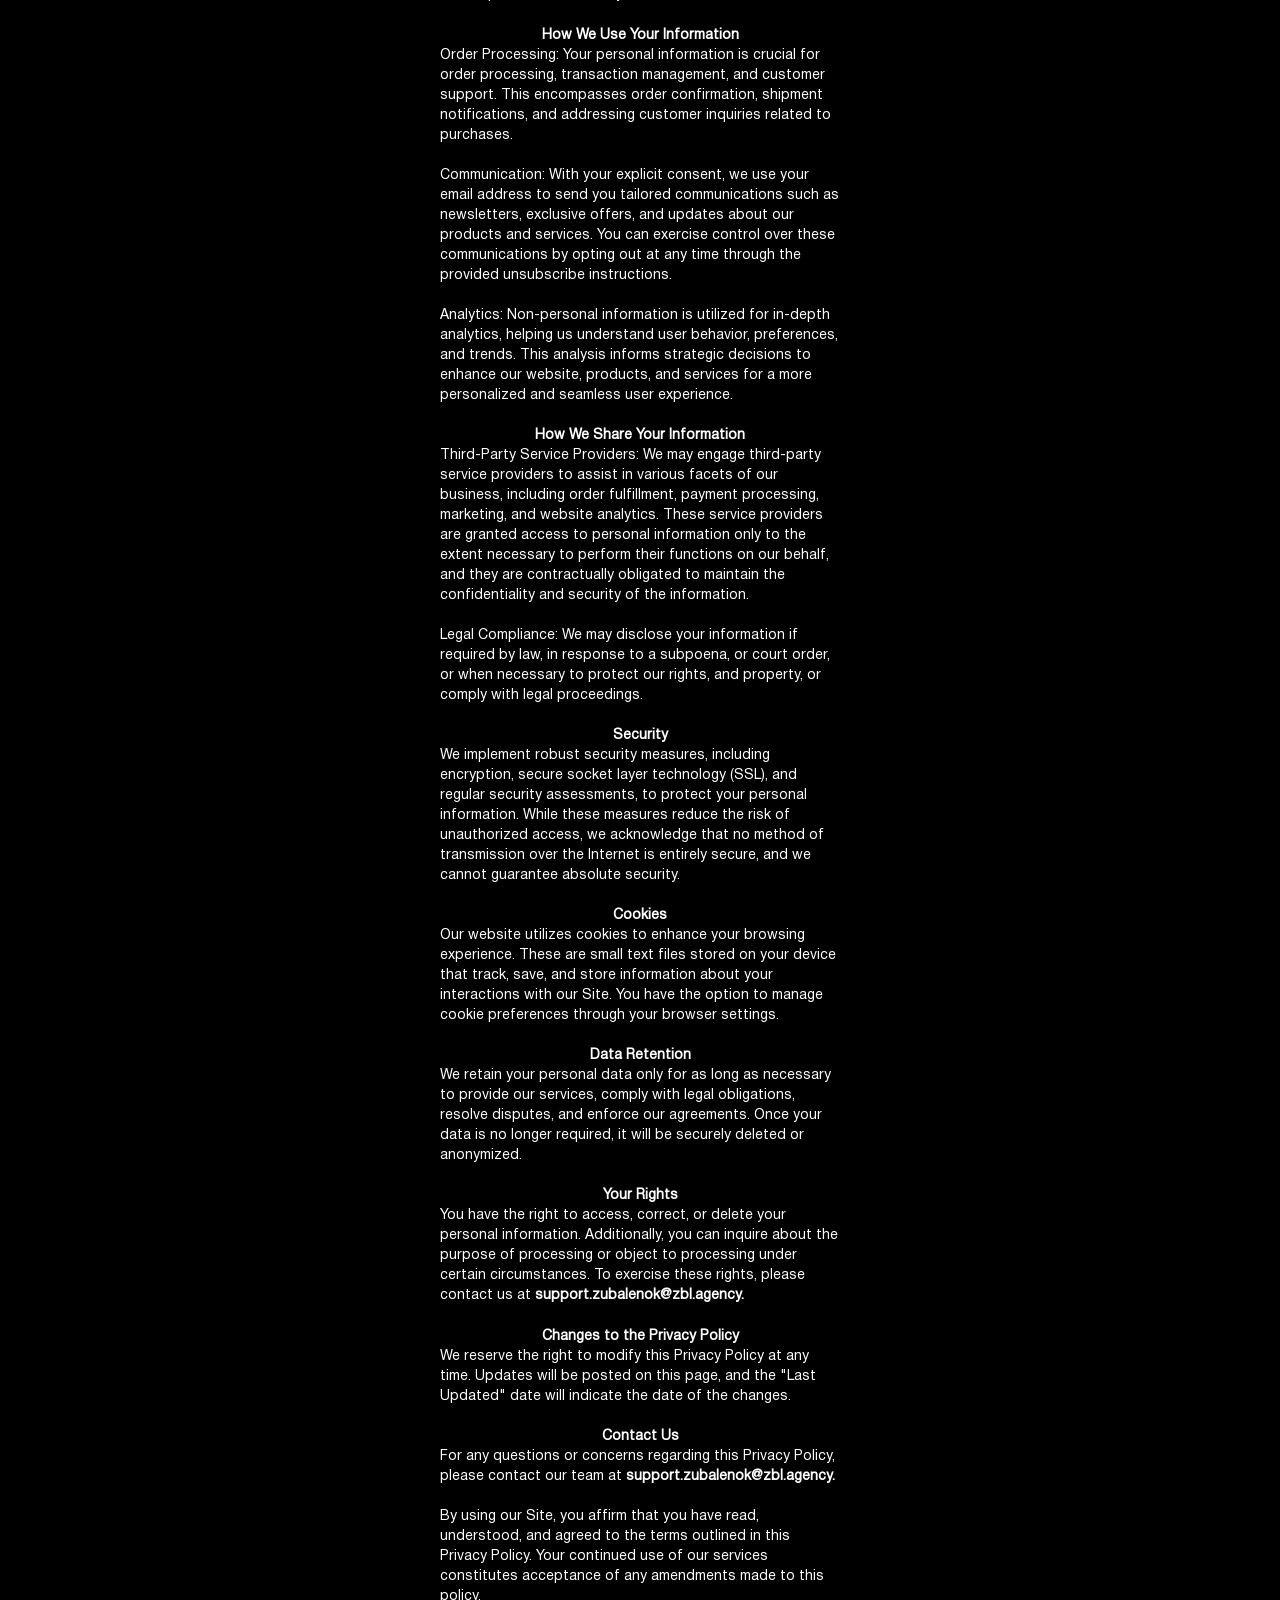
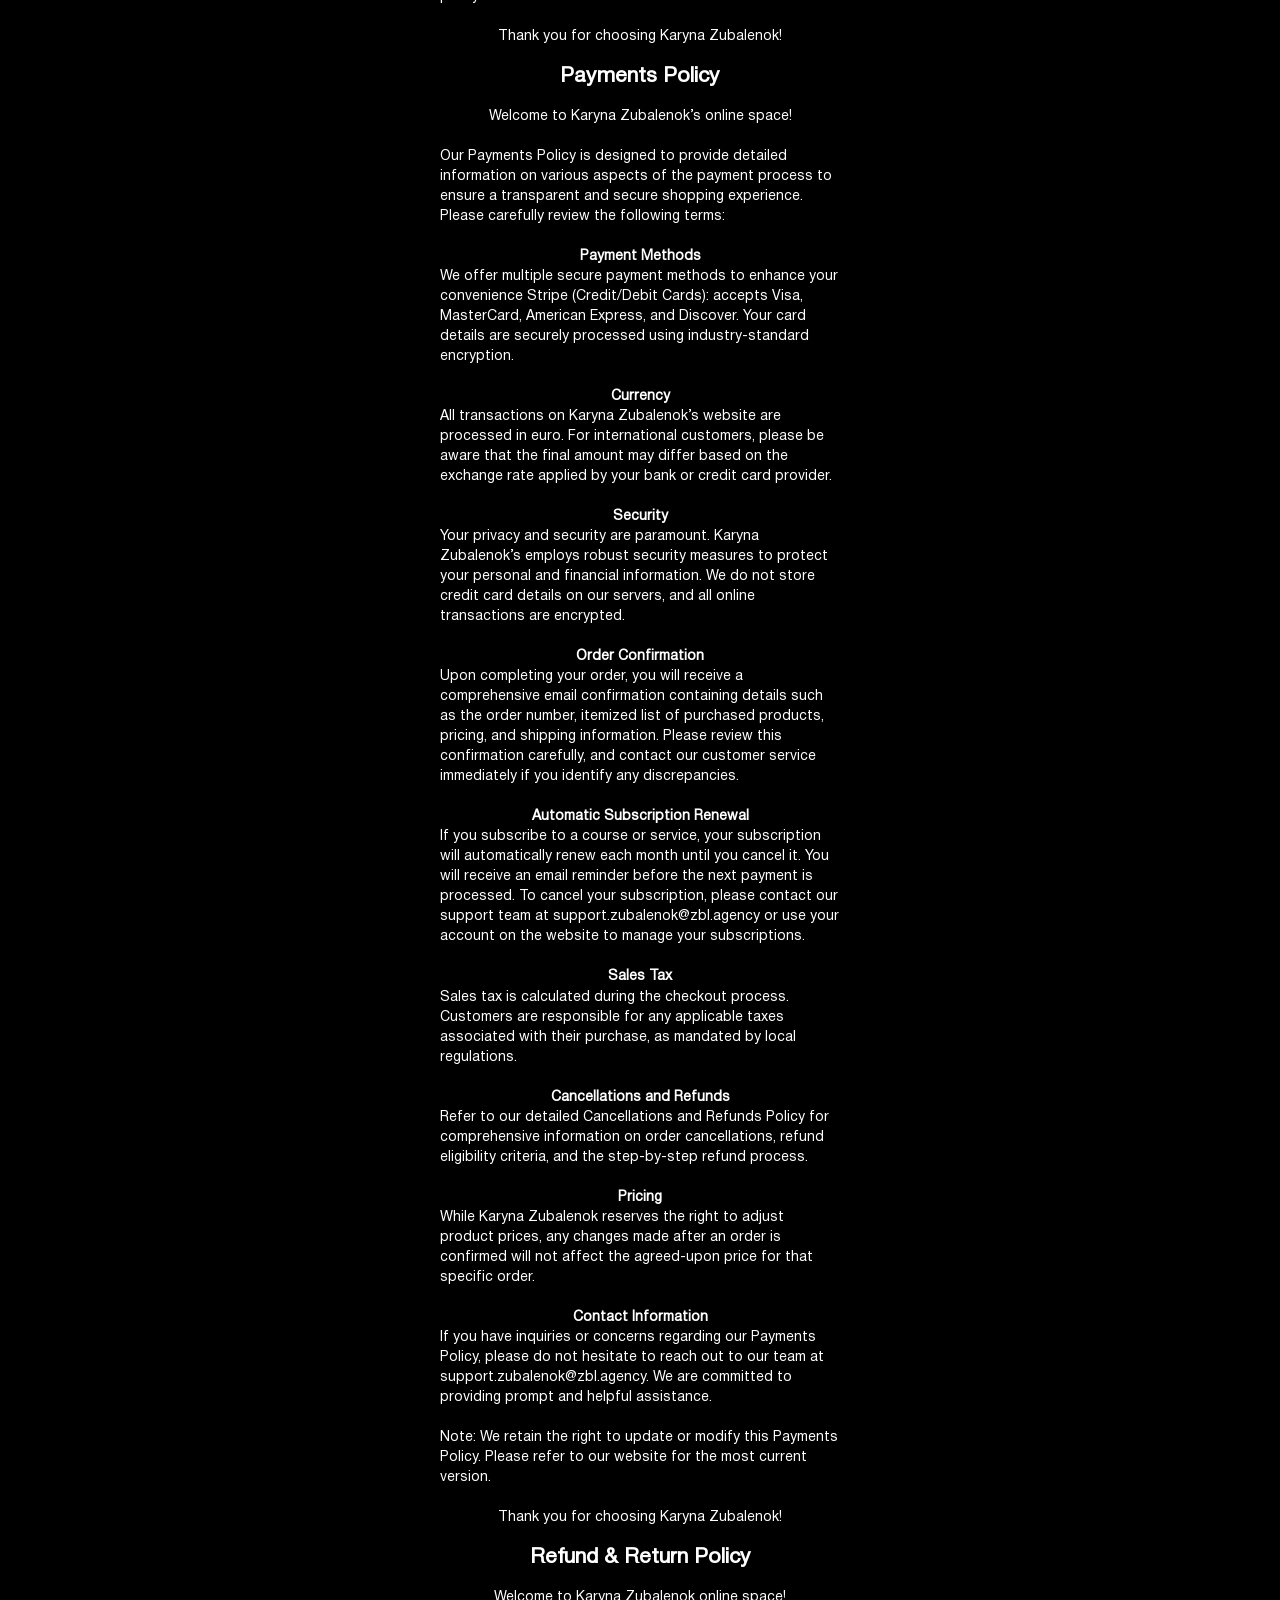
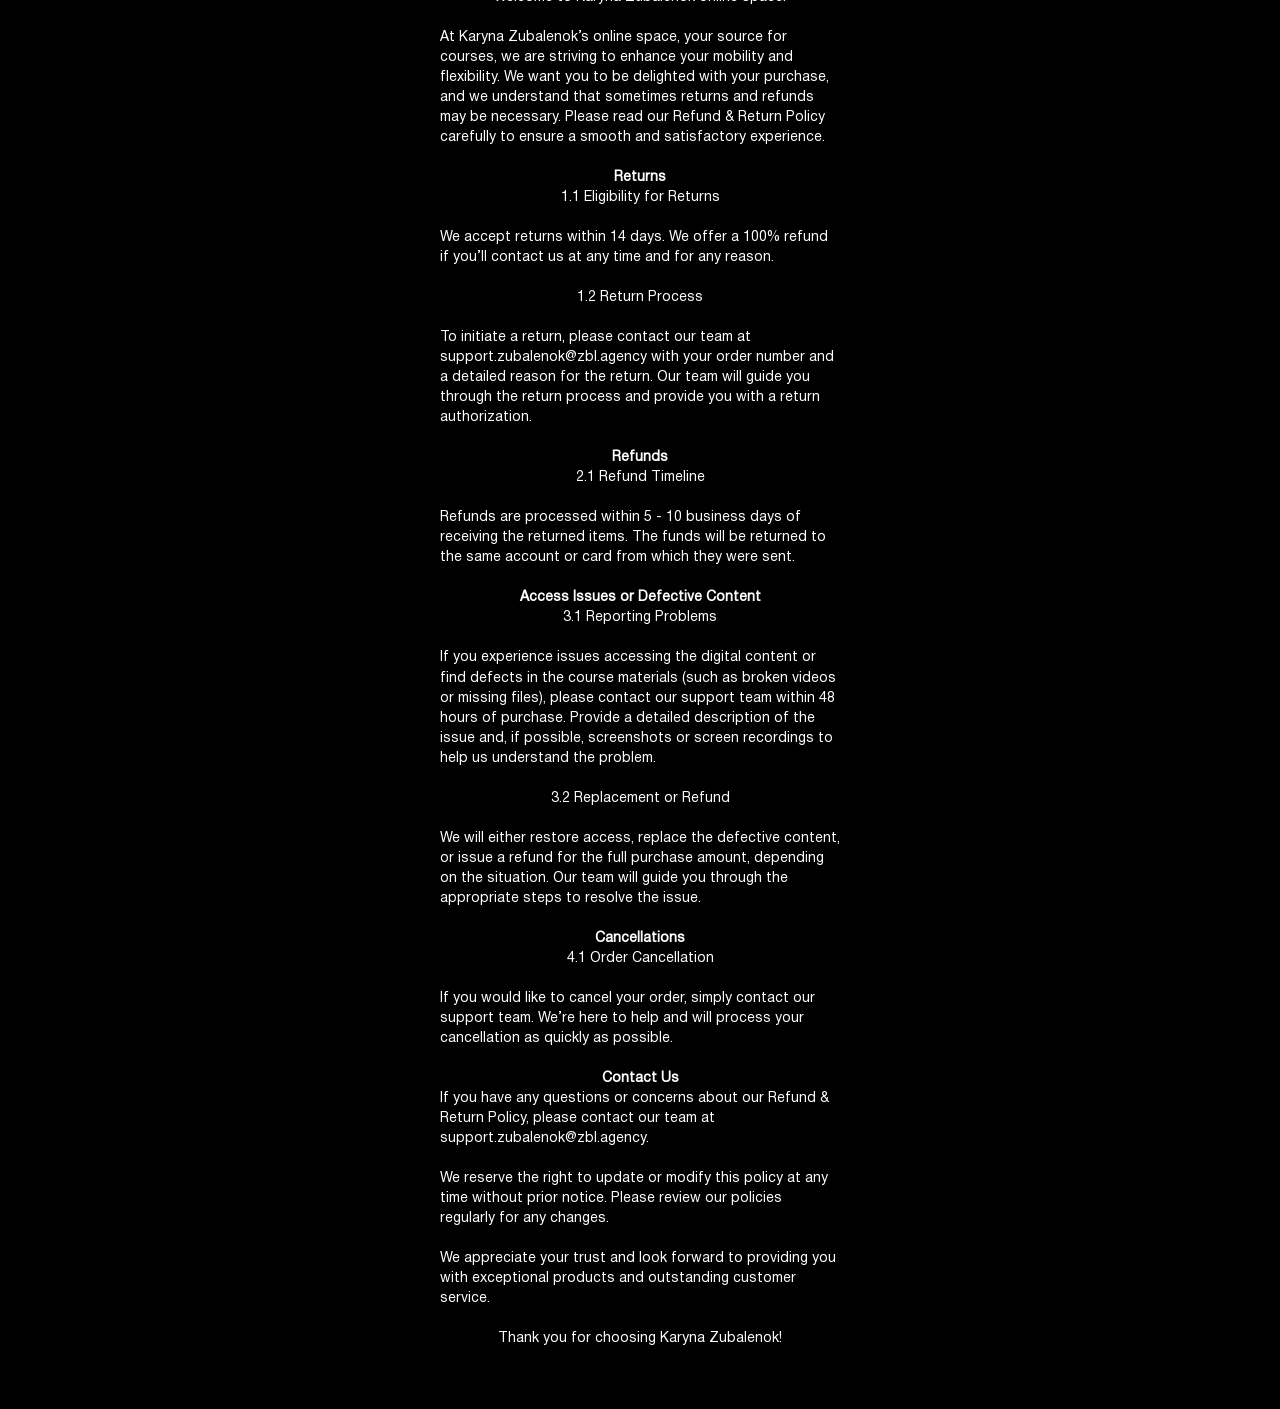
<file: thankyoupage/policy/index.html>
<!DOCTYPE html>
<html lang="en">
<head>
    <meta charset="UTF-8">
    <meta name="viewport" content="width=device-width, initial-scale=1.0">
    <link href="https://fonts.googleapis.com/css2?family=Montserrat:wght@250;300;400;500;700&display=swap"
        rel="stylesheet">
    <link href="https://fonts.googleapis.com/css2?family=Forum&display=swap" rel="stylesheet">
    <link rel="stylesheet" href="css/style.css">
    <link rel="stylesheet" href="css/fonts.css">
    <title>Privacy Policy and User Agreement</title>

</head>
<body> 
    <div class="selection">
        <div class="head">
<h2>Terms of Use</h2><br>

<p>Welcome to Karyna Zubalenok’s online space, your source for courses, created to enhance your mobility and flexibility. Before you start exploring, 
please take a moment to read and agree to our straightforward Terms of Use. 
We appreciate your careful consideration.</p><br>
<p>Our services are provided by ZBL Company BV, a company registered in Belgium, with its registered office at Delaerestraat 6a, 8800 Roeselare, Belgium, BE1022336448.</p><br>
<p><strong>Acceptance of Terms</strong></p>
<p>By accessing or using Karyna Zubalenok’s website, you acknowledge that you have read, understood, and agree to be bound by these Terms of Use. 
If you do not agree to these terms, please refrain from using our website.</p><br>

<p><strong>Use of the Website</strong></p>
<p>Eligibility: You must be at least 18 years old to use this website. By using the website, you confirm 
that you are 18 years of age or older.</p><br>

<p>Account Registration: To make a purchase, you may need to create an account. 
You are responsible for maintaining the confidentiality of 
your account information, including your password, and for all activity 
that occurs under your account.</p><br>

<p>User Content: You may submit reviews, comments, and other content. By submitting content, 
you grant Karyna Zubalenok a non-exclusive, royalty-free, perpetual, irrevocable, and fully 
sublicensable right to use, reproduce, modify, adapt, publish, translate, create derivative 
works from, distribute, and display such content.</p><br>

<p><strong>Product Information</strong></p>

<p>Exclusive product: Karyna Zubalenok offers exclusive courses. All images, descriptions, 
and specifications are provided for informational purposes only.</p><br>

<p>Pricing: All prices are in Euro and are subject to change without notice. Karyna Zubalenok 
reserves the right to modify, suspend, or discontinue the sale of any product at any time.</p><br>

<p>Limited Editions: Some items may be offered in limited quantities, and availability is not 
guaranteed. Karyna Zubalenok reserves the right to limit the quantity of items purchased per 
person or per order.</p><br>

<p><strong>Ordering and Payments</strong></p>

<p>Order Confirmation: Once you place an order, you will receive an email confirmation. This confirmation 
does not constitute acceptance of your order but serves as acknowledgment of receipt.</p><br>

<p>Payment: Payment is required at the time of purchase. We accept Stripe (Mastercard, Visa, American Express, 
Discover, and all transactions are processed securely.</p><br>

<p>Cancellation: Orders may be canceled within 24 hours of placement. After this period, cancellations may not 
be possible, and the standard return policy applies.</p><br>

<p><strong>Shipping and Delivery</strong></p>
<p>Shipping Policies: Karyna Zubalenok’s course is  a digital product, so there is no shipping involved - 
you can start learning online immediately.</p><br>

<p><strong>Returns and Exchanges</strong></p>
<p>Return Policy: Karyna Zubalenok accepts returns.  You can contact us at any time and for any reason, and 
we will refund you your money. We offer a 100% refund if the customer contacts us within 14 days.</p><br>

<p>Refund Processing: Refunds are processed within 5 - 10 business days of receiving the 
returned items. The funds will be returned to the same account or card from which they were sent.</p><br>

<p><strong>Intellectual Property</strong></p>

<p>Copyright: All content on Karyna Zubalenok’s website, including text, images, 
and designs, is the intellectual property of Karyna Zubalenok and is protected by copyright laws.</p><br>

<p>Trademarks: The Karyna Zubalenok’s name, logo, 
and other trademarks are registered and protected. Unauthorized use is strictly prohibited.</p><br>

<p><strong>Privacy</strong></p>

<p>Privacy Policy: Your privacy is important to us. Please review our Privacy Policy to 
understand how we collect, use, and disclose information.</p><br>

<p><strong>Services and Ownership</strong></p>

<p>Our company, registered as ZBL Company BV, located at Delaerestraat 6a, 8800 Roeselare, Belgium, 
BE1022336448, provides services through the following websites: begmobility.online, onlyflexibility.online, 
back-mobility.online, inhompower.shop.</p><br>

<p><strong>Termination</strong></p>

<p>Karyna Zubalenok reserves the right to terminate or suspend your account and access to the 
website at its sole discretion, without notice, for any reason, including but not limited to a 
violation of these Terms of Use.</p><br>

<p><strong>Changes to Terms</strong></p>

<p>Karyna Zubalenok may update these Terms of Use from time to time. The date of the latest 
revision will be indicated at the top of this page. Continued use of the website after any 
changes constitutes acceptance of the revised terms.</p><br>

<p>If you have any questions or concerns about these Terms of Use, please contact us at 
support.zubalenok@zbl.agency.</p><br>

<p>Thank you for choosing Karyna Zubalenok!</p><br>

<h2>Privacy Policy</h2><br>

<p>Welcome to Karyna Zubalenok’s online space!</p><br>

<p>Our Privacy Policy is designed to offer you a comprehensive insight into the intricacies 
of how we gather, utilize, disclose, and safeguard your personal information. Our unwavering 
commitment revolves around ensuring the utmost security and confidentiality of your data, thereby 
cultivating a foundation of trust in our services.</p><br>

<p>ZBL Company BV, recognises the importance of maintaining the confidentiality, integrity and 
security of your personal data (“Personal Data”), and hereby informs you that any Personal Data 
which you provide through our Website, will be processed in compliance with current European 
privacy laws (Regulation (EU) 2016/679 – “GPDR”) and with any specific local regulations 
applicable from time to time for the processing of data outside the European Union, together 
with the principles and general rules of conduct.</p><br>

<p><strong>Information We Collect</strong></p>

<p>Personal Information:
We collect a range of personal information to facilitate your interaction with our Site. 
This includes but is not limited to, your name, email address, postal address, phone number, 
and payment details. We collect this information during account creation, order placement, 
newsletter subscriptions, and your participation in surveys and promotions.</p><br>
<p>Non-Personal Information:
In addition to personal information, we gather non-personal information related to your 
interactions with our Site. This may include data such as browser information, device type, 
IP address, geolocation data, and other analytical information. We utilize this data to improve 
website functionality, optimize user experiences, and analyze broader trends.</p><br>

<p><strong>How We Use Your Information</strong></p>
<p>Order Processing:
Your personal information is crucial for order processing, transaction management,
 and customer support. This encompasses order confirmation, shipment notifications, 
 and addressing customer inquiries related to purchases.
</p><br>

<p>Communication:
With your explicit consent, we use your email address to send you tailored communications 
such as newsletters, exclusive offers, and updates about our products and services. 
You can exercise control over these communications by opting out at any time through the 
provided unsubscribe instructions.
</p><br>

<p>Analytics:
Non-personal information is utilized for in-depth analytics, helping us understand user behavior, 
preferences, and trends. This analysis informs strategic decisions to enhance our website, products, 
and services for a more personalized and seamless user experience.</p><br>

<p><strong>How We Share Your Information</strong></p>

<p>Third-Party Service Providers:
We may engage third-party service providers to assist in various facets of our business, 
including order fulfillment, payment processing, marketing, and website analytics. These service 
providers are granted access to personal information only to the extent necessary to perform their 
functions on our behalf, and they are contractually obligated to maintain the confidentiality and 
security of the information.</p><br>

<p>Legal Compliance:
We may disclose your information if required by law, in response to a subpoena, or court order, 
or when necessary to protect our rights, and property, or comply with legal proceedings.</p><br>

<p><strong>Security</strong></p>
<p>We implement robust security measures, including encryption, secure socket layer technology (SSL), 
and regular security assessments, to protect your personal information. While these measures reduce 
the risk of unauthorized access, we acknowledge that no method of transmission over the Internet is 
entirely secure, and we cannot guarantee absolute security.</p><br>

<p><strong>Cookies</strong></p>
<p>Our website utilizes cookies to enhance your browsing experience. These are small text files 
stored on your device that track, save, and store information about your interactions with our Site. 
You have the option to manage cookie preferences through your browser settings.</p><br>

<p><strong>Data Retention</strong></p>
<p>We retain your personal data only for as long as necessary to provide our services, comply 
with legal obligations, resolve disputes, and enforce our agreements. Once your data is no longer 
required, it will be securely deleted or anonymized.</p><br>

<p><strong>Your Rights</strong></p>
<p>You have the right to access, correct, or delete your personal information. Additionally,
you can inquire about the purpose of processing or object to processing under certain circumstances. 
To exercise these rights, please contact us at <b>support.zubalenok@zbl.agency.</b></p><br>

<p><strong>Changes to the Privacy Policy</strong></p>
<p>We reserve the right to modify this Privacy Policy at any time. Updates will be posted on this page, and the 
"Last Updated" date will indicate the date of the changes.</p><br>

<p><strong>Contact Us</strong></p>
<p>For any questions or concerns regarding this Privacy Policy, please contact our team at 
<b>support.zubalenok@zbl.agency.</b></p><br>

<p>By using our Site, you affirm that you have read, understood, and agreed to the terms 
outlined in this Privacy Policy. Your continued use of our services constitutes acceptance of 
any amendments made to this policy.</p><br>

<p>Thank you for choosing Karyna Zubalenok!</p><br>

<h2>Payments Policy</h2><br>

<p>Welcome to Karyna Zubalenok’s online space!</p><br>
<p>Our Payments Policy is designed to provide detailed information on various aspects of 
the payment process to ensure a transparent and secure shopping experience. Please carefully 
review the following terms:</p><br>

<p><strong>Payment Methods</strong></p>
<p>We offer multiple secure payment methods to enhance your convenience Stripe (Credit/Debit Cards): 
accepts Visa, MasterCard, American Express, and Discover. Your card details are securely processed 
using industry-standard encryption.</p><br>

<p><strong>Currency</strong></p>
<p>All transactions on Karyna Zubalenok’s website are processed in euro. For international customers, 
please be aware that the final amount may differ based on the exchange rate applied by your bank or 
credit card provider.</p><br>

<p><strong>Security</strong></p>
<p>Your privacy and security are paramount. Karyna Zubalenok’s employs robust security measures to 
protect your personal and financial information. We do not store credit card details on our servers, 
and all online transactions are encrypted.</p><br>

<p><strong>Order Confirmation</strong></p>
<p>Upon completing your order, you will receive a comprehensive email confirmation containing 
details such as the order number, itemized list of purchased products, pricing, and shipping 
information. Please review this confirmation carefully, and contact our customer service 
immediately if you identify any discrepancies.</p><br>

<p><strong>Automatic Subscription Renewal</strong></p>
<p>If you subscribe to a course or service, your subscription will automatically renew each month 
until you cancel it. You will receive an email reminder before the next payment is processed. 
To cancel your subscription, please contact our support team at support.zubalenok@zbl.agency  
or use your account on the website to manage your subscriptions.</p><br>

<p><strong>Sales Tax</strong></p>
<p>Sales tax is calculated during the checkout process. Customers are responsible for any 
applicable taxes associated with their purchase, as mandated by local regulations.</p><br>

<p><strong>Cancellations and Refunds</strong></p>
<p>Refer to our detailed Cancellations and Refunds Policy for comprehensive information on order 
cancellations, refund eligibility criteria, and the step-by-step refund process.</p><br>

<p><strong>Pricing</strong></p>
<p>While Karyna Zubalenok reserves the right to adjust product prices, any changes made after an order
 is confirmed will not affect the agreed-upon price for that specific order.</p><br>
 
<p><strong>Contact Information</strong></p>
<p>If you have inquiries or concerns regarding our Payments Policy, please do not hesitate to reach out 
 to our team at support.zubalenok@zbl.agency. We are committed to providing prompt and helpful 
 assistance.</p><br>
 
 <p>Note: We retain the right to update or modify this Payments Policy. Please refer to our website for 
  the most current version.</p><br>
  
<p>Thank you for choosing Karyna Zubalenok!</p><br>

<h2>Refund & Return Policy</h2><br>

<p>Welcome to Karyna Zubalenok online space!</p><br>
<p>At Karyna Zubalenok’s online space, your source for courses, we are striving to enhance your 
mobility and flexibility. We want you to be delighted with your purchase, and we understand that 
sometimes returns and refunds may be necessary. Please read our Refund & Return Policy carefully 
to ensure a smooth and satisfactory experience.</p><br>

<p><strong>Returns</strong></p>

<p>1.1 Eligibility for Returns</p><br>
<p>We accept returns within 14 days. We offer a 100% refund if you’ll contact us at any 
time and for any reason.</p><br>

<p>1.2 Return Process</p><br>
<p>To initiate a return, please contact our team at support.zubalenok@zbl.agency with your 
order number and a detailed reason for the return. Our team will guide you through the return 
process and provide you with a return authorization.</p><br>

<p><strong>Refunds</strong></p>
<p>2.1 Refund Timeline</p><br>
<p>Refunds are processed within 5 - 10 business days of receiving the returned items. The funds will be 
returned to the same account or card from which they were sent.</p><br>

<p><strong>Access Issues or Defective Content</strong></p>
<p>3.1 Reporting Problems</p><br>
<p>If you experience issues accessing the digital content or find defects in the course materials 
(such as broken videos or missing files), please contact our support team within 48 hours of purchase. 
Provide a detailed description of the issue and, if possible, screenshots or screen recordings to 
help us understand the problem.</p><br>
<p>3.2 Replacement or Refund</p><br>
<p>We will either restore access, replace the defective content, or issue a refund for the full 
purchase amount, depending on the situation. Our team will guide you through the appropriate steps 
to resolve the issue.</p><br>

<p><strong>Cancellations</strong></p>
<p>4.1 Order Cancellation</p><br>
<p>If you would like to cancel your order, simply contact our support team. We’re here to help and will 
process your cancellation as quickly as possible.</p><br>

<p><strong>Contact Us</strong></p>
<p>If you have any questions or concerns about our Refund & Return Policy, please contact our team at 
support.zubalenok@zbl.agency.</p><br>
<p>We reserve the right to update or modify this policy at any time without prior notice. Please review our 
policies regularly for any changes.</p><br>
<p>We appreciate your trust and look forward to providing you with exceptional products and outstanding customer 
service.</p><br>
<p>Thank you for choosing Karyna Zubalenok!</p><br>

</body>
</html>
</file>
<file: css/fonts.css>
@font-face {
    font-family: 'LeagueGothic';
    src: url('../fonts/LeagueGothic-Regular.ttf') format('truetype');
    font-weight: 400;
    font-display: swap;
}

@font-face {
    font-family: 'Source Sans 3';
    src: url('../fonts/SourceSans3-Regular.woff2') format('woff2');
    font-weight: 400;
    font-display: swap;
}

@font-face {
    font-family: 'Source Sans 3';
    src: url('../fonts/SourceSans3-Medium.woff2') format('woff2');
    font-weight: 500;
    font-display: swap;
}

@font-face {
    font-family: 'Source Sans 3';
    src: url('../fonts/SourceSans3-SemiBold.woff2') format('woff2');
    font-weight: 600;
    font-display: swap;
}

@font-face {
    font-family: 'Source Sans 3';
    src: url('../fonts/SourceSans3-Bold.woff2') format('woff2');
    font-weight: 700;
    font-display: swap;
}
</file>
<file: css/min.css>
*,body{margin:0;padding:0;}
*,::after,::before{box-sizing:border-box}
html{height:100%;-webkit-text-size-adjust:100%;scroll-behavior:smooth}
body{min-height:100%;background-color:#fff;line-height:1.5;font-family: 'Source Sans 3';text-rendering:optimizeSpeed;-webkit-font-smoothing:antialiased}
canvas,img,picture,svg,video{display:block;max-width:100%;height:auto}
button,input,select,textarea{font:inherit;color:inherit;background:0 0;border:none;outline:0}
button{cursor:pointer;font-family: 'LeagueGothic';}
a{color:inherit;text-decoration:none}
ol,ul{list-style:none}
h1,h2,h3,h4,h5,h6{font-size:inherit;font-weight:inherit;font-family: 'LeagueGothic';}
p{overflow-wrap:break-word}
:focus-visible{outline:currentColor solid 2px;outline-offset:2px}

.wrapper{width:100%;overflow:hidden;max-width:440px;margin:0 auto}






.s1.promo-component {
  width: 440px;
  margin: 0 auto;
  overflow: hidden;
  position: relative;
  box-sizing: border-box;
  padding-bottom: 25px;

  background-image: url('../images/img12.webp');
  background-size: cover;
  background-repeat: no-repeat;
}

/* Ticker Tape */
.s1 .ticker-wrap {
  margin-top: 30px;
  height: 28px;
  padding: 4px 0px;
  background: #00551e;
  overflow: hidden;
  white-space: nowrap;
  position: relative;
  box-sizing: border-box;
  display: flex;
  align-items: center;
}

.s1 .ticker-track {
  display: inline-flex;
  align-items: center;
  animation: ticker-scroll 10s linear infinite;
}

.s1 .ticker-item {
  display: inline-flex;
  align-items: center;
  font-weight: 400;
  font-size: 16px;
  line-height: 125%;
  text-transform: uppercase;
  color: #fff;
}

.s1 .ticker-text {
  margin: 0 12px;
}

.s1 .ticker-icon {
  font-size: 12px;
}

@keyframes ticker-scroll {
  0% { transform: translateX(0); }
  100% { transform: translateX(-50%); }
}

/* 3 Months Access Pill */
.s1 .access-pill {
  display: flex;
  align-items: center;
  justify-content: center;
  margin: 20px auto;
  border-radius: 100px;
  padding: 5px 12px;
  width: 380px;
  height: 33px;
  box-shadow: inset 0 2px 4px 0 rgba(0, 0, 0, 0.25);
  background: rgba(255, 255, 255, 0.5);
  font-weight: 400;
  font-size: 16px;
  text-transform: uppercase;
  color: #000;
  box-sizing: border-box;
  gap: 8px;
}

.s1 .access-pill img {
  width: 14px;
  height: 15px;
  margin: 0 4px;
}

/* Main Headline */
.s1 .main-headline {
  text-align: center;
  margin: 0;
  padding: 0 10px;
  line-height: 0.95;
  display: flex;
  flex-direction: column;
  gap: 2px;
  max-height: 103px;
  overflow: hidden;
}

.s1 .hl-black {
  font-weight: 400;
  font-size: 53px;
  text-transform: uppercase;
  color: #000; 
}

.s1 .hl-green {
  font-weight: 400;
  font-size: 53px;
  text-transform: uppercase;
  color: #fff; 
  background: radial-gradient(104.8% 67.27% at 34.96% 79.63%, #20964b 0%, #00551e 100%);
  -webkit-background-clip: text;
  -webkit-text-fill-color: transparent;
}

/* Image Area */
.s1 .image-section {
  position: relative;
  width: 100%;
  margin-top: 5px;
  display: flex;
  justify-content: center;
}

.s1 .image-section .main-img {
  width: 100%;
  max-width: 440px;
  display: block;
  object-fit: cover;
}

/* Discount Badge */
.s1 .discount-badge {
  position: absolute;
  right: 25px;
  bottom: -75px;
  z-index: 9;
  border-radius: 924px;
  width: 111px;
  height: 111px;
  backdrop-filter: blur(2.9297821521759033px);
  background: rgba(52, 52, 52, 0.88);
  transform: rotate(12deg);
  display: flex;
  flex-direction: column;
  align-items: center;
  justify-content: center;
  color: #fff;
}

.s1 .badge-percent {
  font-weight: 700;
  font-size: 38px;
  line-height: 1;
  margin-bottom: 2px;
}

.s1 .badge-text {
  font-weight: 400;
  font-size: 18px;
  line-height: 1;
}

/* Bottom Content (Prices & Button) */
.s1 .bottom-content {
  padding: 0 30px;
  margin-top: -10px;
  position: relative;
  z-index: 2;
}

.s1 .special-sale {
  font-weight: 400;
  font-size: 18px;
  color: #00551e;
  margin-bottom: 2px;
}

.s1 .price-row {
  display: flex;
  align-items: baseline;
  gap: 15px;
  margin-bottom: 5px;
}

.s1 .new-price {
  font-weight: 700;
  font-size: 40px;
  color: #00551e;
  line-height: 1;
}

.s1 .old-price {
  font-weight: 600;
  font-size: 24px;
  text-decoration: line-through;
  color: #8C8C8B;
}

.s1 .per-day {
  font-weight: 400;
  font-size: 16px;
  letter-spacing: 0.08em;
  text-transform: uppercase;
  text-align: left;
  color: #000;
}

.s1 .unlock-btn {
  display: flex;
  align-items: center;
  font-family: 'LeagueGothic';
  justify-content: center;
  margin: 10px auto 0 auto;
  font-weight: 400;
  font-size: 40px;
  text-transform: uppercase;
  color: #fff;
  border: 2px solid rgba(255, 255, 255, 0.65);
  border-radius: 100px;
  padding: 14px 32px;
  width: 380px;
  height: 80px;
  background: radial-gradient(51.1% 63.7% at 50% 23.97%, #20964b 0%, #117836 100%);
  box-sizing: border-box;
  cursor: pointer;
  line-height: 1;
  animation: pulse 2s infinite ease-in-out;
}

.footer .unlock-btn {
  display: flex;
  align-items: center;
  font-family: 'LeagueGothic';
  justify-content: center;
  font-weight: 400;
  font-size: 40px;
  text-transform: uppercase;
  color: #fff;
  border: 2px solid rgba(255, 255, 255, 0.65);
  border-radius: 100px;
  padding: 14px 32px;
  width: 380px;
  height: 80px;
  background: radial-gradient(51.1% 63.7% at 50% 23.97%, #20964b 0%, #117836 100%);
  box-sizing: border-box;
  cursor: pointer;
  line-height: 1;
  animation: pulse 2s infinite ease-in-out;
}



/* Контейнер всього банера */
.bonus-banner {
  max-width: 600px;
  margin: 0 auto;
}

/* --- ШАПКА БАНЕРА --- */
.banner-header {
  display: flex;
  align-items: center;
  gap: 16px;
  margin-bottom: 20px;
}

.gift-icon {
  width: 62px;
  height: 62px;
  object-fit: contain;
}

.header-text {
  display: flex;
  flex-direction: column;
  justify-content: center;
}

.title {
  font-family: 'LeagueGothic';
  font-weight: 400;
  font-size: 42px;
  text-transform: uppercase;
  color: #00551e;
  line-height: 1;
}

.subtitle {
  font-weight: 600;
  font-size: 16px;
  text-transform: uppercase;
  color: #000;
  margin-top: 4px;
}

/* --- ОСНОВНИЙ КОНТЕНТ (З ФОНОМ) --- */
.banner-content {
  position: relative;
  width: 100%;
  height: 350px;
  background: url('../images/img2.webp') no-repeat right bottom;
  background-size: cover;
  border-radius: 16px;
  padding: 30px 25px;
  box-sizing: border-box;
}

/* --- ЧОРНИЙ БЛОК КОНТЕНТУ --- */
.dark-card {
  box-sizing: border-box;
  border-radius: 12px;
  padding: 14px;
  margin-top: 50px;
  width: 183px;
  height: 162px;
  box-shadow: 0 0 17px 0 rgba(236, 255, 96, 0.57);
  background: #271f18;
  display: flex;
  flex-direction: column;
  justify-content: space-between;
}

.card-title {
  font-weight: 400;
  font-size: 20px;
  line-height: 100%;
  color: #fff;
  margin: 0;
}

.card-button {
  font-weight: 700;
  font-size: 20px;
  color: #ffe5eb;
  border-radius: 6px;
  padding: 4px 8px;
  width: 155px;
  height: 36px;
  background: linear-gradient(90deg, #35a55d 0%, #007f2d 100%);
  box-sizing: border-box;
  display: flex;
  align-items: center;
  justify-content: center;
  text-align: center;
  margin-top: 10px;
  margin-bottom: 10px;
}

/* Блок з ціною */
.pricing-row {
  display: flex;
  align-items: center;
  justify-content: space-between;
  width: 80%;
  margin: 0 auto;
}

.old-price {
  position: relative;
  font-weight: 600;
  font-size: 24px;
  color: #fff;
}

.s6 .old-price::after{
  display: none !important;
}

/* Лінія перекреслення старої ціни */
.old-price::after {
  content: '';
  position: absolute;
  left: -10%;
  top: 50%;
  width: 120%;
  height: 2px;
  background-color: #f15a24;
  transform: rotate(-15deg);
}

.bottom-content .old-price::after{
  display: none !important;
}

.arrow svg {
  display: block;
}

.new-price {
  font-weight: 600;
  font-size: 32px;
  color: #ffffff;
  line-height: 1;
}





.s2.courses-block {
  width: 440px;
  margin: 0 auto;
  background-color: #ffffff;
  padding: 35px 24px;
  box-sizing: border-box;
}

/* Головний заголовок */
.contacts .main-heading,
.faq .main-heading,
.s2 .main-heading {
  font-weight: 400;
  font-size: 46px;
  text-transform: uppercase;
  color: #000000;
  margin: 0 0 28px 0;
  line-height: 1.1;
  letter-spacing: -0.02em;
}

.s2 .main-heading span {
  font-weight: 400;
  font-size: 46px;
  text-transform: uppercase;
  color: #00551e;
}

/* Список курсів */
.s2 .courses-list {
  display: flex;
  flex-direction: column;
  gap: 16px;
  margin-bottom: 35px;
}

.s2 .course-card {
  background: linear-gradient(180deg, #f9f9f9 0%, #ffffff 100%);
  border-radius: 12px;
  display: flex;
  align-items: center;
  overflow: hidden;
  box-shadow: 0px 4px 12px rgba(0, 0, 0, 0.02);
}

.s2 .course-image {
  width: 96px;
  height: 111px;
  object-fit: cover;
  flex-shrink: 0;
}

.s2 .course-details {
  padding: 12px 18px;
  display: flex;
  flex-direction: column;
  align-items: flex-start;
  gap: 5px;
}

/* Номер пункту */
.s2 .course-number {
  font-weight: 700;
  font-size: 20px;
  line-height: 100%;
  text-transform: uppercase;
  color: #ffffff;
  border-radius: 100px;
  width: 25px;
  height: 25px;
  background: #0b8e3b;
  display: flex;
  align-items: center;
  justify-content: center;
  box-sizing: border-box;
}

/* Назви та мета-текст */
.s2 .course-title {
  font-weight: 700;
  font-family: 'Source Sans 3';
  font-size: 20px;
  line-height: 100%;
  text-transform: uppercase;
  color: #000000;
  margin: 0;
}

.s2 .course-subtitle {
  font-weight: 400;
  font-size: 16px;
  line-height: 125%;
  color: rgba(0, 0, 0, 0.7);
  margin: 0;
}

/* Кнопка доступу */
.s2 .action-wrapper {
  display: flex;
  justify-content: center;
  width: 100%;
}

.s2 .access-btn {
  display: flex;
  font-family: 'Source Sans 3';
  align-items: center;
  justify-content: center;
  gap: 10px;
  font-weight: 700;
  font-size: 20px;
  line-height: 211%;
  text-transform: uppercase;
  text-align: center;
  color: #ffffff;
  background: #20964b;
  border-radius: 100px;
  padding: 4px 24px;
  width: 236px;
  height: 44px; /* Коректна висота для забезпечення line-height та padding */
  border: none;
  box-sizing: border-box;
  cursor: pointer;
}

.s2 .lock-img {
  width: 15px;
  height: 20px;
  object-fit: contain;
}



.s3.guarantee-block {
  width: 440px;
  margin: 0 auto;
  background: linear-gradient(230deg, #e7bf73 5.69%, #fff2af 45.98%, #d2b988 100%), radial-gradient(55.45% 129.03% at 53.12% 21%, #fff 0%, rgba(255, 255, 255, 0) 100%);
  padding: 24px 0 24px 24px;
  box-sizing: border-box;
  display: flex;
  align-items: center;
  gap: 10px;
}

.s3 .guarantee-img {
  width: 102px;
  height: 102px;
  object-fit: contain;
  flex-shrink: 0;
}

.s3 .guarantee-content {
  display: flex;
  flex-direction: column;
  gap: 6px;
}

.s3 .guarantee-title {
  font-weight: 600;
  font-family: 'Source Sans 3';
  font-size: 20px;
  text-transform: uppercase;
  color: #4d4837;
  margin: 0;
  line-height: 1.2;
  letter-spacing: -0.01em;
}

.s3 .guarantee-text {
  font-weight: 400;
  font-size: 16px;
  color: #4d4837;
  margin: 0;
  line-height: 1.3;
}


.s4.reasons-block {
  width: 440px;
  margin: 0 auto;
  background-color: #ffffff;
  padding: 35px 24px;
  box-sizing: border-box;
}

/* Головний заголовок */
.s4 .main-title {
  font-weight: 400;
  font-size: 46px;
  line-height: 87%;
  text-transform: uppercase;
  color: #00551e;
  margin: 0 0 32px 0;
  letter-spacing: -0.01em;
}

/* Список пунктів */
.s4 .reasons-list {
  display: flex;
  flex-direction: column;
  gap: 20px;
}

/* Картка пункту */
.s4 .reason-card {
  border-radius: 12px;
  padding: 0px 0px 0px 24px;
  background: linear-gradient(180deg, #ececec 0%, #ffffff 100%);
  display: flex;
  align-items: center;
  justify-content: space-between;
  overflow: hidden;
  box-sizing: border-box;
  min-height: 105px;
}

/* Текстовий контент всередині картки */
.s4 .card-content {
  flex: 1;
  padding: 12px 8px 12px 0px;
  display: flex;
  flex-direction: column;
  gap: 6px;
}

.s4 .card-title {
  font-family: 'Source Sans 3';
  font-weight: 700;
  font-size: 16px;
  line-height: 94%;
  color: #00551e;
  margin: 0;
}

.s4 .card-text {
  font-weight: 400;
  font-size: 14px;
  line-height: 121%;
  color: #000000;
  margin: 0;
}

/* Зображення */
.s4 .card-img {
  height: 105px;
  width: auto;
  display: block;
  object-fit: contain;
  flex-shrink: 0;
  align-self: flex-end;
}


.s5.inside-block {
  width: 440px;
  margin: 0 auto;
  background-color: #ffffff;
  padding: 35px 24px;
  box-sizing: border-box;
}

/* Головний заголовок */
.s5 .main-title {
  font-weight: 400;
  font-size: 46px;
  line-height: 87%;
  text-transform: uppercase;
  color: #00551e;
  margin: 0 0 35px 0;
  letter-spacing: -0.01em;
}

/* Список елементів */
.s5 .features-list {
  display: flex;
  flex-direction: column;
  gap: 32px;
}

/* Рядок пункту */
.s5 .feature-item {
  display: flex;
  align-items: center;
  gap: 20px;
}

/* Стилізація іконок */
.s5 .feature-icon {
  width: 46px;
  height: 46px;
  object-fit: contain;
  flex-shrink: 0;
}

/* Стилізація тексту */
.s5 .feature-text {
  font-weight: 400;
  font-size: 20px;
  line-height: 125%;
  color: #202020;
  margin: 0;
}

/* Жирні акценти в тексті */
.s5 .feature-text strong {
  font-weight: 700;
}



/* --- Загальні стилі для Swiper та кнопок --- */
.swiper-button-prev img,
.swiper-button-next img{
  width: 45px;
}

.gallery-swiper .swiper-slide{
  width: auto !important;
}

.s9__slide {
    position: relative !important; 
    cursor: pointer !important;
    /* Гарантуємо, що клік проходить */
    pointer-events: auto !important; 
    width: auto;
}

/* Гарантуємо, що по самій картинці можна клікнути */
.s9__img {
    pointer-events: auto !important;
    height: 450px;
    object-fit: contain;
    display: block;
}

/* ── s9 REVIEWS SLIDER ── */
.s9 {
    width: 440px;
    background-color: #ffffff;
    padding: 30px 0;
    box-sizing: border-box;
    overflow: hidden;
}

.s9__header {
    padding: 0 25px 15px 25px;
}

.s9__review-label {
    display: flex;
    align-items: center;
    gap: 10px;
    color: #000000;
    font-size: 22px;
    font-weight: 500;
    margin-bottom: 10px;
    font-weight: 400;
    font-size: 20px;
    text-transform: uppercase;
    color: rgba(0, 0, 0, 0.7);
}

.mainTitle {
    font-weight: 400;
    font-size: 46px;
    line-height: 110%;
    text-transform: uppercase;
    color: #000;
}

/* Swiper контейнер */
.gallery-swiper {
    padding: 0px 5px 0px 15px !important;
    overflow: initial !important;
}

/* ── CONTROLS (пагінація + стрілки) ── */
.s8__controls {
    display: flex;
    align-items: center;
    justify-content: space-between;
    padding: 0px 25px 0 10px;
    margin-top: 20px;
}

.s8__nav {
    display: flex;
    gap: 14px;
}

.s8__arrow-prev,
.s8__arrow-next {
    position: static !important;
    margin: 0 !important;
    width: 45px !important;
    height: 45px !important;
    background: transparent !important;
    display: flex !important;
}

.s8__arrow-prev::after,
.s8__arrow-next::after {
    display: none !important;
}

/* ── SWIPER ПАГІНАЦІЯ ── */
.gallery-slider-pagination {
    position: static !important;
    width: auto !important;
    display: flex;
    gap: 12px;
    align-items: center;
}

.swiper-pagination{
  max-width: 200px;
  padding: 10px;
  overflow: hidden;
}

.swiper-pagination-bullet {
    width: 8px !important;
    min-width: 8px !important;
    height: 8px !important;
    background: transparent !important;
    border: 1px solid #7BA58A !important;
    opacity: 1 !important;
    margin: 0 !important;
}

.swiper-pagination-bullet-active {
    background-color: #00551E !important;
    box-shadow: 0 0 0px 2px #20964B;
}


.video-card-text {
  padding: 16px 12px 12px 12px;
  display: flex;
  flex-direction: column;
  align-items: center;
  justify-content: center;
}

/* --- Сітка та малі картки --- */
.video-cards-grid {
  display: flex;
  flex-wrap: wrap;
  gap: 16px;
  width: 380px;
  padding-top: 30px
}

.video-card-small {
  width: 182px;
  background: #f6f6f6;
  border-radius: 12px;
  overflow: hidden;
  display: flex;
  flex-direction: column;
  justify-content: space-between;
  box-sizing: border-box;
}

.video-card-small .video-card-text {
  padding: 14px 8px 10px 8px;
  min-height: 72px; /* Вирівнювання висоти текстів у сітці */
}

.video-card-title-small {
 font-weight: 400;
font-size: 30px;
text-transform: uppercase;
text-align: center;
color: #00551e;
  margin: 0 0 4px 0;
}

.video-card-subtitle-small {
font-weight: 400;
font-size: 16px;
line-height: 125%;
text-align: center;
color: rgba(32, 32, 32, 0.7);
  margin: 0;
}

.video-wrapper-small {
  width: 182px;
  height: 101px;
  position: relative;
  overflow: hidden;
  border-radius: 24px;
  box-sizing: border-box;
}

.video-wrapper-small video {
  width: 100%;
  height: 100%;
  object-fit: cover;
  display: block;
}

/* --- Стилі оверлею та кнопки Play --- */
.video-overlay {
  position: absolute;
  inset: 0;
  display: flex;
  align-items: center;
  justify-content: center;
  cursor: pointer;
  z-index: 10;
  -webkit-tap-highlight-color: transparent;
  transition: opacity 0.2s ease;
}

.video-overlay.is-playing {
  opacity: 0;
}

.video-overlay.is-playing:hover,
.video-overlay.is-playing:active,
.video-overlay.is-playing.touched {
  opacity: 1;
}

.video-play-btn {
  width: 38px;
  height: 38px;
  transition: transform 0.15s ease, opacity 0.15s ease;
  pointer-events: none;
}

.video-overlay:active .video-play-btn {
  transform: scale(0.9);
  opacity: 0.8;
}

.s6.save-banner {
  width: 440px;
  margin: 0 auto;
  background: linear-gradient(126deg, #005e22 0%, #20964b 100%);
  padding: 24px;
  box-sizing: border-box;
  display: flex;
  align-items: center;
  gap: 20px;
}

/* Блок цін ліворуч */
.s6 .price-box {
  display: flex;
  flex-direction: column;
  align-items: flex-start;
  justify-content: center;
  flex-shrink: 0;
}

.s6 .old-price {
  font-weight: 400;
  font-size: 17px;
  line-height: 118%;
  text-transform: lowercase;
  text-decoration: line-through;
  color: #ffffff;
  opacity: 0.6;
}

.s6 .new-price {
  font-weight: 800;
  font-size: 38px;
  text-transform: uppercase;
  text-align: center;
  color: #ffffff;
  line-height: 1;
  margin-top: 4px;
}

/* Блок тексту праворуч */
.s6 .text-box {
  display: flex;
  flex-direction: column;
  gap: 4px;
}

.s6 .text-strong {
  font-weight: 900;
  font-size: 18px;
  text-transform: uppercase;
  color: #ffffff;
  line-height: 130%;
  letter-spacing: 0.01em;
}

.s6 .text-light {
  font-weight: 500;
  font-size: 18px;
  text-transform: uppercase;
  color: rgba(255, 255, 255, 0.8);
  line-height: 130%;
  letter-spacing: 0.01em;
}


.s7.stats-section-container {
  width: 440px;
  padding: 15px;
  margin: 0 auto;
  position: relative;
  overflow: hidden;
  box-sizing: border-box;
}

/* Фонова картинка-основа */
.s7 .base-bg {
  width: 100%;
  display: block;
  object-fit: cover;
}

/* Контейнер для тексту поверх нижньої панелі */
.s7 .stats-overlay {
  position: absolute;
  bottom: 35px;
  gap: 10px;
  left: 20px;
  width: 400px;
  display: flex;
  justify-content: space-between;
  box-sizing: border-box;
  z-index: 5;
}

/* Колонки показників */
.s7 .stats-col {
  flex: 1;
  display: flex;
  flex-direction: column;
  align-items: center;
  text-align: center;
  padding: 0 4px;
}

/* Стилі анімованих чисел */
.s7 .stats-number {
  font-family: 'LeagueGothic';
  font-weight: 400;
  font-size: 42px;
  line-height: 1;
  text-transform: uppercase;
  text-align: center;
  color: #ffffff;
  margin: 0 0 8px 0;
  min-height: 42px; /* Запобігає стрибкам контенту при розрахунку */
}

/* Стилі підписів під числами */
.s7 .stats-subtext {
  font-weight: 500;
  font-size: 16px;
  line-height: 113%;
  text-align: center;
  color: #ffffff;
  margin: 0;
}



.s8.results-block {
  width: 440px;
  margin: 0 auto;
  background-color: #ffffff;
  padding: 35px 0 20px 0;
  box-sizing: border-box;
}

.contacts .main-heading,
.faq .main-heading{
  color: #4E4E4E;
}

/* Секція заголовка */
.s8 .heading-wrap {
  padding: 0 0 0 24px;
  margin-bottom: 28px;
}

.s8 .main-title {
  font-weight: 400;
  font-size: 46px;
  line-height: 95%;
  text-transform: uppercase;
  margin: 0;
  display: flex;
  flex-direction: column;
  gap: 2px;
  letter-spacing: -0.01em;
}

.s8 .txt-green {
  color: #00551e;
}

.s8 .txt-gray {
  color: #968a8f;
}

/* Таблична сітка результатів */
.s8 .results-list {
  display: flex;
  flex-direction: column;
  width: 100%;
}

.s8 .result-row {
  display: flex;
  align-items: center;
  border-top: 1px solid #dbdbdb;
  background: rgba(255, 255, 255, 0.32);
  width: 100%;
  box-sizing: border-box;
}

.bonus-banner .new-price{
  animation: pulse-2 2s infinite ease-in-out;
}

.s8 .result-row:last-child {
  border-bottom: 1px solid #dbdbdb;
}

/* Зображення в рядку */
.s8 .result-img {
  width: 82px;
  height: 70px;
  object-fit: cover;
  flex-shrink: 0;
  border-right: 1px solid #dbdbdb;
  display: block;
}

/* Текст результату */
.s8 .result-text {
  font-weight: 400;
  font-size: 16px;
  line-height: 130%;
  letter-spacing: 0.01em;
  color: #1d1d1d;
  padding: 10px 24px;
  margin: 0;
  flex: 1;
}


.s9.training-guide-container {
  width: 440px;
  margin: 0 auto;
  background: #f6f6f6;
  padding: 60px 24px;
  box-sizing: border-box;
}

/* Біла картка контенту */
.s9 .card-wrapper {
  border-radius: 24px;
  padding: 32px 24px;
  box-shadow: 0 4px 16px 0 rgba(0, 0, 0, 0.1);
  background: #ffffff;
  box-sizing: border-box;
}

/* Головний заголовок */
.s9 .main-title {
  font-weight: 400;
  font-size: 46px;
  line-height: 87%;
  text-transform: uppercase;
  color: #00551e;
  margin: 0 0 16px 0;
  letter-spacing: -0.01em;
}

/* Список елементів */
.s9 .steps-list {
  display: flex;
  flex-direction: column;
}

/* Рядок кожного пункту */
.s9 .step-item {
  display: flex;
  align-items: center;
  gap: 15px;
  padding: 24px 0;
  border-bottom: 1px solid #f3ebd9;
  box-sizing: border-box;
}

.s9 .step-item:last-child {
  border-bottom: none;
  padding-bottom: 8px;
}

.swiper-slide video{
  border-radius: 15px;
}

/* Стилізація іконок */
.s9 .step-icon {
  width: 40px;
  height: auto;
  object-fit: contain;
  flex-shrink: 0;
}

/* Головний текст */
.s9 .step-text {
  font-weight: 400;
  font-size: 16px;
  line-height: 125%;
  color: #202020;
  margin: 0;
  flex: 1;
}

/* Виділений напівжирний текст всередині */
.s9 .step-text strong {
  font-weight: 700;
}


/* ── COMMITS / TICKER ── */
.commits{height:298px;padding:50px 0;overflow:hidden;position:relative}
.bg-girl-commits{position:absolute;width:100%;height:auto;right:0;top:0;pointer-events:none}
.commits-ticker{z-index:4;overflow:hidden;width:100%;display:flex}
.commits-ticker-line{display:flex;width:max-content}
.ticker-group{display:flex;align-items:center;gap:14px;padding-right:14px}
.commits-ticker-line-img{height:90px;display:block}
.line-left{animation:10s linear infinite scroll-left}
.line-right{animation:10s linear infinite scroll-right}
@keyframes scroll-left{0%{transform:translateX(0)}100%{transform:translateX(-50%)}}
@keyframes scroll-right{0%{transform:translateX(-50%)}100%{transform:translateX(0)}}

/* ── FAQ ── */
.faq{padding:40px 24px}
.faq-container{position:relative;z-index:4;margin-bottom:12px}
.inside-title{font-size:32px;text-transform:uppercase;font-weight:400;color:#000}
.s7__container{}
.s7__item{border-bottom:1px solid #b2b2b2;margin-bottom:10px;position:relative;z-index:4}
.s7__question{display:flex;align-items:center;padding:15px 0;cursor:pointer;position:relative}
.container-q-icon{margin-right:10px; width: 35px; height: 35px;}
.s7__q-text{flex:1;padding-right:10px;font-size:16px;line-height:100%;font-weight:400;color:#000}
.s7__arrow{width:22px;height:12px;transition:.3s}
.s7__item.active .s7__arrow{transform:rotate(-180deg);margin-top:5px}
.s7__answer{max-height:0;overflow:hidden;transition:max-height .4s ease-out}
.s7__answer-inner{display:flex;align-items:flex-end;padding-bottom:20px;gap:8px}
.s7__answer-bubble{background:#ececec;border-radius:25px;padding:12px;flex:1;position:relative;font-size:16px;line-height:100%;font-weight:400;color:#000}
.vector{position:absolute;bottom:0;right:-7px}
.s7__avatar{width:55px;height:55px;border-radius:50%;flex-shrink:0}

/* ── CONTACTS ── */
.contacts{padding:0 24px 40px 24px;margin:0 auto 200px}
.contacts__grid{position:relative;z-index:4;display:flex;justify-content:space-between;gap:12px;margin:24px 0}
.contacts__card{display:flex;flex-direction:column;align-items:center;justify-content:center;width:118px;height:120px;box-shadow:inset 0 2px 4px 0 rgba(0,0,0,.1),inset 0 -2px 4px 0 rgba(255,255,255,.25);background:linear-gradient(180deg,rgba(255,255,255,.08) 0,rgba(255,255,255,.08) 100%);border-radius:30px;text-decoration:none;box-sizing:border-box;border:1px solid rgba(255,255,255,.05);border-top:1px solid rgba(255,255,255,.25)}
.contacts__icon{width:37%;object-fit:contain;margin-bottom:12px}
.contacts__icon--email{width:48px}
.contacts__label{font-size:16px;line-height:111%;font-weight:400;color:#000}
.contacts__policy{color:#7d7d7d;font-size:13px;font-weight:400;display:inline-block;text-decoration:underline;margin-bottom:15px;position:relative;z-index:4}
.contacts__copyright{color:#7d7d7d;font-size:13px;font-weight:400;line-height:1.4;margin-bottom:24px;position:relative;z-index:4}
.contacts__payments{display:block;width:100%;max-width:90%;height:auto;object-fit:contain;margin-left:-2px;position:relative;z-index:4}

/* --- Головний контейнер таймера (без фону) --- */
.countdown-section-container {
  width: 100%;
  margin: 0 auto;
  box-sizing: border-box;
  padding: 0 0 25px 0; /* Симетричні відступи, щоб контент займав центр (380px) */
  display: flex;
  align-items: center;
  justify-content: space-between;
  background: transparent;
}

/* --- Лівий текст --- */
.countdown-label {
  font-weight: 700;
  font-size: 20px;
  line-height: 100%;
  text-transform: uppercase;
  text-align: center;
  color: #000;
  margin: 0;
  letter-spacing: -0.01em;
}

/* --- Обгортка блоків часу --- */
.countdown-timer-wrap {
  display: flex;
  align-items: center;
  gap: 6px; /* Точний простір між елементами та двокрапками */
}

/* --- Окремий кубик часу --- */
.timer-box {
font-weight: 600;
font-size: 18px;
line-height: 100%;
letter-spacing: 0.08em;
text-transform: uppercase;
text-align: center;
color: #fff;
  background: linear-gradient(180deg, rgba(27, 27, 27, 0.55) 0%, rgba(62, 62, 62, 0.55) 100%);
  border: 1px solid rgba(255, 255, 255, 0.7); /* Тонкий білий контур з ефектом скла, як на макеті */
  border-radius: 14px;
  padding: 10px 8px;
  width: 38px;
  height: 38px;
  box-sizing: border-box;
  display: flex;
  align-items: center;
  justify-content: center;
}

/* --- Двокрапка-розділювач --- */
.timer-separator {
  font-weight: 600;
  font-size: 18px;
  line-height: 100%;
  color: rgba(160, 160, 160, 0.8); /* М'який сірий колір розділювачів */
  margin-top: -2px; /* Легке візуальне центрування точок */
}


/* ── FOOTER ── */
.footer-bg{position:fixed;z-index:99;bottom:0;left:0;width:100%;display:flex;justify-content:center;opacity:0;transform:translateY(150px);transition:.5s}
.footer-bg.active{transform:translateY(0);opacity:1}
.footer{box-shadow: 0 0 12px -2px #00000042;position:relative;border-radius:32px 32px 0 0;padding:0px 24px 0;width:440px;border-top: 1px solid rgba(255, 255, 255, 0.3);
border-radius: 24px 24px 0 0;
box-shadow: 0 -6px 38px 0 rgba(0, 0, 0, 0.2);
background: rgba(255, 255, 255, 0.6);
backdrop-filter: blur(10px);
}
.bg-footer{position:absolute;bottom:0;left:0;height: 207px; object-fit: 100% 100%;}
.footer-container{position:relative;z-index:4;display:flex;align-items:center;justify-content:center;flex-direction:column;margin-top:24px;margin-bottom:50px}
.footerButton-new{box-shadow: 0 3px 10px 0 rgba(0, 0, 0, 0.33), inset 0 0 8px 0 rgba(255, 255, 255, 0.58);
background: linear-gradient(184deg, #f10707 0%, #f40082 100%);padding:14px 32px;width:380px;height:71px;display:flex;align-items:center;justify-content:center;text-align:center;text-transform:uppercase;border-radius:12px;font-size:30px;font-weight:400;color:#fff}
.btn-active{animation:2s ease-in-out infinite pulseEmail;position:relative;overflow:hidden}
.btn-active::after{content:'';position:absolute;left:-150%;top:0;width:80%;height:100%;background:linear-gradient(90deg,rgba(255,255,255,0) 0,rgba(255,255,255,.25) 50%,rgba(255,255,255,0) 100%);transform:skewX(-25deg);animation:10s ease-in-out infinite lightSweep}
@keyframes pulseEmail{0%,100%{transform:scale(1);opacity:1}50%{transform:scale(1.03);opacity:.95}}
@keyframes lightSweep{0%{left:-150%}12%,30%,100%{left:150%}}

@keyframes pulse {
  0% {
    transform: scale(1);
  }
  50% {
    transform: scale(1.02); /* Легке збільшення на 5% */
  }
  100% {
    transform: scale(1);
  }
}

@keyframes pulse-2 {
  0% {
    transform: scale(1);
  }
  50% {
    transform: scale(1.05); /* Легке збільшення на 5% */
  }
  100% {
    transform: scale(1);
  }
}

/* =========================================================
   АДАПТИВ ДЛЯ MAX-WIDTH: 440px
   Формула переведення px -> vw:  vw = px / 440 * 100
   Для font-size використано clamp(14px, Xvw, ORIGINAL px),
   щоб текст ніколи не був менший за 14px.
   Значення, що вже були <=14px (12px, 13px), підняті до 14px.
   ========================================================= */

@media (max-width: 440px) {

  /* ---------- S1: PROMO ---------- */
  .s1.promo-component {
    width: 100vw;
    padding-bottom: 5.68vw;
  }
  .s1 .ticker-wrap {
    margin-top: 6.82vw;
    height: 6.36vw;
    padding: 0.91vw 0;
  }
  .s1 .ticker-item {
    font-size: clamp(14px, 3.64vw, 16px);
  }
  .s1 .ticker-icon {
    font-size: 14px; /* було 12px, підняли до мінімуму */
  }
  .s1 .access-pill {
    margin: 4.55vw auto;
    padding: 1.14vw 2.73vw;
    width: 86.36vw;
    height: 7.5vw;
    font-size: clamp(14px, 3.64vw, 16px);
    gap: 1.82vw;
  }
  .s1 .access-pill img {
    width: 3.18vw;
    height: 3.41vw;
    margin: 0 0.91vw;
  }
  .s1 .main-headline {
    padding: 0 2.27vw;
  }
  .s1 .hl-black,
  .s1 .hl-green {
    font-size: clamp(14px, 12.05vw, 53px);
  }
  .s1 .image-section {
    margin-top: 1.14vw;
  }
  .s1 .discount-badge {
    right: 5.68vw;
    bottom: -17.05vw;
    width: 25.23vw;
    height: 25.23vw;
  }
  .s1 .badge-percent {
    font-size: clamp(14px, 8.64vw, 38px);
  }
  .s1 .badge-text {
    font-size: clamp(14px, 4.09vw, 18px);
  }
  .s1 .bottom-content {
    padding: 0 6.82vw;
    margin-top: -2.27vw;
  }
  .s1 .special-sale {
    font-size: clamp(14px, 4.09vw, 18px);
  }
  .s1 .price-row {
    gap: 3.41vw;
    margin-bottom: 1.14vw;
  }
  .s1 .new-price {
    font-size: clamp(14px, 9.09vw, 40px);
  }
  .s1 .old-price {
    font-size: clamp(14px, 5.45vw, 24px);
  }
  .s1 .per-day {
    font-size: clamp(14px, 3.64vw, 16px);
  }
  .s1 .unlock-btn,
  .footer .unlock-btn {
    font-size: clamp(14px, 9.09vw, 40px);
    padding: 3.18vw 7.27vw;
    width: 86.36vw;
    height: 18.18vw;
  }

  /* ---------- BONUS BANNER ---------- */
  .banner-header {
    gap: 3.64vw;
    margin-bottom: 4.55vw;
  }
  .gift-icon {
    width: 14.09vw;
    height: 14.09vw;
  }
  .title {
    font-size: clamp(14px, 9.55vw, 42px);
  }
  .subtitle {
    font-size: clamp(14px, 3.64vw, 16px);
    margin-top: 0.91vw;
  }
  .banner-content {
    height: 79.55vw;
    border-radius: 3.64vw;
    padding: 6.82vw 5.68vw;
  }
  .dark-card {
    border-radius: 2.73vw;
    padding: 3.18vw;
    margin-top: 11.36vw;
    width: 41.59vw;
    height: 36.82vw;
  }
  .card-title {
    font-size: clamp(14px, 4.55vw, 20px);
  }
  .card-button {
    font-size: clamp(14px, 4.55vw, 20px);
    border-radius: 1.36vw;
    padding: 0.91vw 1.82vw;
    width: 35.23vw;
    height: 8.18vw;
    margin-top: 2.27vw;
    margin-bottom: 2.27vw;
  }
  .old-price {
    font-size: clamp(14px, 5.45vw, 24px);
  }
  .new-price {
    font-size: clamp(14px, 7.27vw, 32px);
  }

  /* ---------- S2: COURSES ---------- */
  .s2.courses-block {
    width: 100vw;
    padding: 7.95vw 5.45vw;
  }
  .contacts .main-heading,
.faq .main-heading,
  .s2 .main-heading,
  .s2 .main-heading span {
    font-size: clamp(14px, 10.45vw, 46px);
  }
  .s2 .main-heading {
    margin: 0 0 6.36vw 0;
  }
  .s2 .courses-list {
    gap: 3.64vw;
    margin-bottom: 7.95vw;
  }
  .s2 .course-image {
    width: 21.82vw;
    height: 25.23vw;
  }
  .s2 .course-details {
    padding: 2.73vw 4.09vw;
    gap: 1.14vw;
  }
  .s2 .course-number {
    font-size: clamp(14px, 4.55vw, 20px);
    width: 5.68vw;
    height: 5.68vw;
  }
  .s2 .course-title {
    font-size: clamp(14px, 4.55vw, 20px);
  }
  .s2 .course-subtitle {
    font-size: clamp(14px, 3.64vw, 16px);
  }
  .s2 .access-btn {
    font-size: clamp(14px, 4.55vw, 20px);
    gap: 2.27vw;
    padding: 0.91vw 5.45vw;
    width: 53.64vw;
    height: 10vw;
  }
  .s2 .lock-img {
    width: 3.41vw;
    height: 4.55vw;
  }

  /* ---------- S3: GUARANTEE ---------- */
  .s3.guarantee-block {
    width: 100vw;
    padding: 5.45vw 0 5.45vw 5.45vw;
    gap: 2.27vw;
  }
  .s3 .guarantee-img {
    width: 23.18vw;
    height: 23.18vw;
  }
  .s3 .guarantee-content {
    gap: 1.36vw;
  }
  .s3 .guarantee-title {
    font-size: clamp(14px, 4.55vw, 20px);
  }
  .s3 .guarantee-text {
    font-size: clamp(14px, 3.64vw, 16px);
  }

  /* ---------- S4: REASONS ---------- */
  .s4.reasons-block {
    width: 100vw;
    padding: 7.95vw 5.45vw;
  }
  .s4 .main-title {
    font-size: clamp(14px, 10.45vw, 46px);
    margin: 0 0 7.27vw 0;
  }
  .s4 .reasons-list {
    gap: 4.55vw;
  }
  .s4 .reason-card {
    padding: 0 0 0 5.45vw;
    border-radius: 2.73vw;
    min-height: 23.86vw;
  }
  .s4 .card-content {
    padding: 2.73vw 1.82vw 2.73vw 0;
    gap: 1.36vw;
  }
  .s4 .card-title {
    font-size: clamp(14px, 3.64vw, 16px);
  }
  .s4 .card-text {
    font-size: 14px; /* мінімум */
  }
  .s4 .card-img {
    height: 23.86vw;
  }

  /* ---------- S5: INSIDE ---------- */
  .s5.inside-block {
    width: 100vw;
    padding: 7.95vw 5.45vw;
  }
  .s5 .main-title {
    font-size: clamp(14px, 10.45vw, 46px);
    margin: 0 0 7.95vw 0;
  }
  .s5 .features-list {
    gap: 7.27vw;
  }
  .s5 .feature-item {
    gap: 4.55vw;
  }
  .s5 .feature-icon {
    width: 10.45vw;
    height: 10.45vw;
  }
  .s5 .feature-text {
    font-size: clamp(14px, 4.55vw, 20px);
  }

  /* ---------- SWIPER / REVIEWS (S9 gallery) ---------- */
  .swiper-button-prev img,
  .swiper-button-next img {
    width: 10.23vw;
  }
  .s9__img {
    height: 102.27vw;
  }
  .s9 {
    width: 100vw;
    padding: 6.82vw 0;
  }
  .s9__header {
    padding: 0 5.68vw 3.41vw 5.68vw;
  }
  .s9__review-label {
    gap: 2.27vw;
    margin-bottom: 2.27vw;
    font-size: clamp(14px, 4.55vw, 20px);
  }
  .mainTitle {
    font-size: clamp(14px, 10.45vw, 46px);
  }
  .gallery-swiper {
    padding: 0 1.14vw 0 3.41vw !important;
  }
  .s8__controls {
    padding: 0 5.68vw 0 2.27vw;
    margin-top: 4.55vw;
  }
  .s8__nav {
    gap: 3.18vw;
  }
  .s8__arrow-prev,
  .s8__arrow-next {
    width: 10.23vw !important;
    height: 10.23vw !important;
  }
  .gallery-slider-pagination {
    gap: 2.73vw;
  }
  .swiper-pagination {
    max-width: 45.45vw;
    padding: 2.27vw;
  }
  .swiper-pagination-bullet {
    width: 1.82vw !important;
    min-width: 1.82vw !important;
    height: 1.82vw !important;
  }

  /* ---------- VIDEO CARDS ---------- */
  .video-card-text {
    padding: 3.64vw 2.73vw 2.73vw 2.73vw;
  }
  .video-cards-grid {
    gap: 3.64vw;
    width: 86.36vw;
    padding-top: 6.82vw;
  }
  .video-card-small {
    width: 41.36vw;
    border-radius: 2.73vw;
  }
  .video-card-small .video-card-text {
    padding: 3.18vw 1.82vw 2.27vw 1.82vw;
    min-height: 16.36vw;
  }
  .video-card-title-small {
    font-size: clamp(14px, 6.82vw, 30px);
  }
  .video-card-subtitle-small {
    font-size: clamp(14px, 3.64vw, 16px);
  }
  .video-wrapper-small {
    width: 41.36vw;
    height: 22.95vw;
    border-radius: 5.45vw;
  }
  .video-play-btn {
    width: 8.64vw;
    height: 8.64vw;
  }

  /* ---------- S6: SAVE BANNER ---------- */
  .s6.save-banner {
    width: 100vw;
    padding: 5.45vw;
    gap: 4.55vw;
  }
  .s6 .old-price {
    font-size: clamp(14px, 3.86vw, 17px);
  }
  .s6 .new-price {
    font-size: clamp(14px, 8.64vw, 38px);
    margin-top: 0.91vw;
  }
  .s6 .text-box {
    gap: 0.91vw;
  }
  .s6 .text-strong,
  .s6 .text-light {
    font-size: clamp(14px, 4.09vw, 18px);
  }

  /* ---------- S7: STATS ---------- */
  .s7.stats-section-container {
    width: 100vw;
    padding: 3.41vw;
  }
  .s7 .stats-overlay {
    bottom: 7.95vw;
    gap: 2.27vw;
    left: 4.55vw;
    width: 90.91vw;
  }
  .s7 .stats-col {
    padding: 0 0.91vw;
  }
  .s7 .stats-number {
    font-size: clamp(14px, 9.55vw, 42px);
    margin: 0 0 1.82vw 0;
    min-height: 9.55vw;
  }
  .s7 .stats-subtext {
    font-size: clamp(14px, 3.64vw, 16px);
  }

  /* ---------- S8: RESULTS ---------- */
  .s8.results-block {
    width: 100vw;
    padding: 7.95vw 0 4.55vw 0;
  }
  .s8 .heading-wrap {
    padding: 0 0 0 5.45vw;
    margin-bottom: 6.36vw;
  }
  .s8 .main-title {
    font-size: clamp(14px, 10.45vw, 46px);
    gap: 0.45vw;
  }
  .s8 .result-img {
    width: 18.64vw;
    height: 15.91vw;
  }
  .s8 .result-text {
    font-size: clamp(14px, 3.64vw, 16px);
    padding: 2.27vw 5.45vw;
  }

  /* ---------- S9: TRAINING GUIDE ---------- */
  .s9.training-guide-container {
    width: 100vw;
    padding: 13.64vw 5.45vw;
  }
  .s9 .card-wrapper {
    border-radius: 5.45vw;
    padding: 7.27vw 5.45vw;
  }
  .s9 .main-title {
    font-size: clamp(14px, 10.45vw, 46px);
    margin: 0 0 3.64vw 0;
  }
  .s9 .step-item {
    gap: 3.41vw;
    padding: 5.45vw 0;
  }
  .s9 .step-item:last-child {
    padding-bottom: 1.82vw;
  }
  .s9 .step-icon {
    width: 9.09vw;
  }
  .s9 .step-text {
    font-size: clamp(14px, 3.64vw, 16px);
  }

  /* ---------- COMMITS TICKER ---------- */
  .commits {
    height: 67.73vw;
    padding: 11.36vw 0;
  }
  .commits-ticker-line-img {
    height: 20.45vw;
  }
  .ticker-group {
    gap: 3.18vw;
    padding-right: 3.18vw;
  }

  /* ---------- FAQ ---------- */
  .faq {
    padding: 9.09vw 5.45vw;
  }
  .faq-container {
    margin-bottom: 2.73vw;
  }
  .inside-title {
    font-size: clamp(14px, 7.27vw, 32px);
  }
  .s7__item {
    margin-bottom: 2.27vw;
  }
  .s7__question {
    padding: 3.41vw 0;
  }
  .container-q-icon {
    margin-right: 2.27vw;
    width: 7.95vw;
    height: 7.95vw;
  }
  .s7__q-text {
    font-size: clamp(14px, 3.64vw, 16px);
    padding-right: 2.27vw;
  }
  .s7__arrow {
    width: 5vw;
    height: 2.73vw;
  }
  .s7__answer-inner {
    padding-bottom: 4.55vw;
    gap: 1.82vw;
  }
  .s7__answer-bubble {
    border-radius: 5.68vw;
    padding: 2.73vw;
    font-size: clamp(14px, 3.64vw, 16px);
  }
  .vector {
    right: -1.59vw;
  }
  .s7__avatar {
    width: 12.5vw;
    height: 12.5vw;
  }

  /* ---------- CONTACTS ---------- */
  .contacts {
    padding: 0 5.45vw 9.09vw 5.45vw;
    margin: 0 auto 45.45vw;
  }
  .contacts__grid {
    gap: 2.73vw;
    margin: 5.45vw 0;
  }
  .contacts__card {
    width: 26.82vw;
    height: 27.27vw;
    border-radius: 6.82vw;
  }
  .contacts__icon {
    margin-bottom: 2.73vw;
  }
  .contacts__icon--email {
    width: 10.91vw;
  }
  .contacts__label {
    font-size: clamp(14px, 3.64vw, 16px);
  }
  .contacts__policy {
    font-size: 14px; /* було 13px, підняли до мінімуму */
    margin-bottom: 3.41vw;
  }
  .contacts__copyright {
    font-size: 14px; /* було 13px, підняли до мінімуму */
    margin-bottom: 5.45vw;
  }
  .contacts__payments {
    margin-left: -0.45vw;
  }

  /* ---------- COUNTDOWN ---------- */
  .countdown-label {
    font-size: clamp(14px, 4.55vw, 20px);
  }
  .countdown-timer-wrap {
    gap: 1.36vw;
  }
  .timer-box {
    font-size: clamp(14px, 4.09vw, 18px);
    border-radius: 3.18vw;
    padding: 2.27vw 1.82vw;
    width: 8.64vw;
    height: 8.64vw;
  }
  .timer-separator {
    font-size: clamp(14px, 4.09vw, 18px);
    margin-top: -0.45vw;
  }

  /* ---------- FOOTER ---------- */
  .footer {
    width: 100vw;
    border-radius: 7.27vw 7.27vw 0 0;
    padding: 0 5.45vw 0;
  }
  .bg-footer {
    height: 47.05vw;
  }
  .footer-container {
    margin-top: 5.45vw;
    margin-bottom: 11.36vw;
  }
  .footerButton-new {
    padding: 3.18vw 7.27vw;
    width: 86.36vw;
    height: 16.14vw;
    border-radius: 2.73vw;
    font-size: clamp(14px, 6.82vw, 30px);
  }
}
</file>
<file: thankyoupage/css/fonts.css>
@font-face {
    font-family: 'Bebas Neue';
    src: local('Bebas Neue Thin'), local('BebasNeue-Thin'), url('../fonts/bebasneuethin.woff2') format('woff2'), url('../fonts/bebasneuethin.woff') format('woff'), url('../fonts/bebasneuethin.ttf') format('truetype');
    font-weight: 100;
    font-style: normal;
}
@font-face {
    font-family: 'HalloWitch';
    src: local('HalloWitch'), local('HalloWitch'),  url('../fonts/HalloWitch.ttf') format('truetype');
    font-weight: 100;
    font-style: normal;
}
@font-face {
    font-family: 'Bebas Neue';
    src: local('Bebas Neue Light'), local('BebasNeue-Light'), url('../fonts/bebasneuelight.woff2') format('woff2'), url('../fonts/bebasneuelight.woff') format('woff'), url('../fonts/bebasneuelight.ttf') format('truetype');
    font-weight: 200;
    font-style: normal;
}
@font-face {
    font-family: 'Bebas Neue';
    src: local('Bebas Neue Book'), local('BebasNeueBook'), url('../fonts/bebasneuebook.woff2') format('woff2'), url('../fonts/bebasneuebook.woff') format('woff'), url('../fonts/bebasneuebook.ttf') format('truetype');
    font-weight: 300;
    font-style: normal;
}
@font-face {
    font-family: 'Bebas Neue';
    src: local('Bebas Neue Regular'), local('BebasNeueRegular'), url('../fonts/bebasneueregular.woff2') format('woff2'), url('../fonts/bebasneueregular.woff') format('woff'), url('../fonts/bebasneueregular.ttf') format('truetype');
    font-weight: 400;
    font-style: normal;
}
@font-face {
    font-family: 'Bebas Neue';
    src: local('Bebas Neue Bold'), local('BebasNeueBold'), url('../fonts/bebasneuebold.woff2') format('woff2'), url('../fonts/bebasneuebold.woff') format('woff'), url('../fonts/bebasneuebold.ttf') format('truetype');
    font-weight: 700;
    font-style: normal;
}
/* cyrillic-ext */
@font-face {
    font-family: 'Manrope';
    font-style: normal;
    font-weight: 400;
    font-display: swap;
    src: url(../fonts/cyrillicext400.woff2) format('woff2');
    unicode-range: U+0460-052F, U+1C80-1C88, U+20B4, U+2DE0-2DFF, U+A640-A69F, U+FE2E-FE2F;
  }
  /* cyrillic */
  @font-face {
    font-family: 'Manrope';
    font-style: normal;
    font-weight: 400;
    font-display: swap;
    src: url(../fonts/cyrillic400.woff2) format('woff2'), url('../fonts/Manrope-Regular.ttf') format('truetype');
    unicode-range: U+0301, U+0400-045F, U+0490-0491, U+04B0-04B1, U+2116;
  }

  /* latin-ext */
  @font-face {
    font-family: 'Manrope';
    font-style: normal;
    font-weight: 400;
    font-display: swap;
    src: url(../fonts/latinext400.woff2) format('woff2');
    unicode-range: U+0100-02AF, U+0304, U+0308, U+0329, U+1E00-1E9F, U+1EF2-1EFF, U+2020, U+20A0-20AB, U+20AD-20C0, U+2113, U+2C60-2C7F, U+A720-A7FF;
  }
  /* latin */
  @font-face {
    font-family: 'Manrope';
    font-style: normal;
    font-weight: 400;
    font-display: swap;
    src: url(../fonts/latin400.woff2) format('woff2'), url('../fonts/Manrope-Regular.ttf') format('truetype');
    unicode-range: U+0000-00FF, U+0131, U+0152-0153, U+02BB-02BC, U+02C6, U+02DA, U+02DC, U+0304, U+0308, U+0329, U+2000-206F, U+2074, U+20AC, U+2122, U+2191, U+2193, U+2212, U+2215, U+FEFF, U+FFFD;
  }
  /* cyrillic-ext */
  @font-face {
    font-family: 'Manrope';
    font-style: normal;
    font-weight: 500;
    font-display: swap;
    src: url(../fonts/cyrext500.woff2) format('woff2');
    unicode-range: U+0460-052F, U+1C80-1C88, U+20B4, U+2DE0-2DFF, U+A640-A69F, U+FE2E-FE2F;
  }
  /* cyrillic */
  @font-face {
    font-family: 'Manrope';
    font-style: normal;
    font-weight: 500;
    font-display: swap;
    src: url(../fonts/cyr500.woff2) format('woff2'), url('../fonts/Manrope-Medium.ttf') format('truetype');
    unicode-range: U+0301, U+0400-045F, U+0490-0491, U+04B0-04B1, U+2116;
  }
 
  /* latin-ext */
  @font-face {
    font-family: 'Manrope';
    font-style: normal;
    font-weight: 500;
    font-display: swap;
    src: url(../fonts/latinext500.woff2) format('woff2');
    unicode-range: U+0100-02AF, U+0304, U+0308, U+0329, U+1E00-1E9F, U+1EF2-1EFF, U+2020, U+20A0-20AB, U+20AD-20C0, U+2113, U+2C60-2C7F, U+A720-A7FF;
  }
  /* latin */
  @font-face {
    font-family: 'Manrope';
    font-style: normal;
    font-weight: 500;
    font-display: swap;
    src: url(../fonts/latin500.woff2) format('woff2'), url('../fonts/Manrope-Medium.ttf') format('truetype');
    unicode-range: U+0000-00FF, U+0131, U+0152-0153, U+02BB-02BC, U+02C6, U+02DA, U+02DC, U+0304, U+0308, U+0329, U+2000-206F, U+2074, U+20AC, U+2122, U+2191, U+2193, U+2212, U+2215, U+FEFF, U+FFFD;
  }
  /* cyrillic-ext */
  @font-face {
    font-family: 'Manrope';
    font-style: normal;
    font-weight: 600;
    font-display: swap;
    src: url(../fonts/cyrext600.woff2) format('woff2');
    unicode-range: U+0460-052F, U+1C80-1C88, U+20B4, U+2DE0-2DFF, U+A640-A69F, U+FE2E-FE2F;
  }
  /* cyrillic */
  @font-face {
    font-family: 'Manrope';
    font-style: normal;
    font-weight: 600;
    font-display: swap;
    src: url(../fonts/cyr600.woff2) format('woff2'), url('../fonts/Manrope-SemiBold.ttf') format('truetype');
    unicode-range: U+0301, U+0400-045F, U+0490-0491, U+04B0-04B1, U+2116;
  }
 
  /* latin-ext */
  @font-face {
    font-family: 'Manrope';
    font-style: normal;
    font-weight: 600;
    font-display: swap;
    src: url(../fonts/latinext600.woff2) format('woff2');
    unicode-range: U+0100-02AF, U+0304, U+0308, U+0329, U+1E00-1E9F, U+1EF2-1EFF, U+2020, U+20A0-20AB, U+20AD-20C0, U+2113, U+2C60-2C7F, U+A720-A7FF;
  }
  /* latin */
  @font-face {
    font-family: 'Manrope';
    font-style: normal;
    font-weight: 600;
    font-display: swap;
    src: url(../fonts/latin600.woff2) format('woff2'), url('../fonts/Manrope-SemiBold.ttf') format('truetype');
    unicode-range: U+0000-00FF, U+0131, U+0152-0153, U+02BB-02BC, U+02C6, U+02DA, U+02DC, U+0304, U+0308, U+0329, U+2000-206F, U+2074, U+20AC, U+2122, U+2191, U+2193, U+2212, U+2215, U+FEFF, U+FFFD;
  }
  /* cyrillic-ext */
  @font-face {
    font-family: 'Manrope';
    font-style: normal;
    font-weight: 700;
    font-display: swap;
    src: url(../fonts/cyrext700.woff2) format('woff2');
    unicode-range: U+0460-052F, U+1C80-1C88, U+20B4, U+2DE0-2DFF, U+A640-A69F, U+FE2E-FE2F;
  }
  /* cyrillic */
  @font-face {
    font-family: 'Manrope';
    font-style: normal;
    font-weight: 700;
    font-display: swap;
    src: url(../fonts/cyr700.woff2) format('woff2'), url('../fonts/Manrope-Bold.ttf') format('truetype');
    unicode-range: U+0301, U+0400-045F, U+0490-0491, U+04B0-04B1, U+2116;
  }

  /* latin-ext */
  @font-face {
    font-family: 'Manrope';
    font-style: normal;
    font-weight: 700;
    font-display: swap;
    src: url(../fonts/latin-ext700.woff2) format('woff2');
    unicode-range: U+0100-02AF, U+0304, U+0308, U+0329, U+1E00-1E9F, U+1EF2-1EFF, U+2020, U+20A0-20AB, U+20AD-20C0, U+2113, U+2C60-2C7F, U+A720-A7FF;
  }
  /* latin */
  @font-face {
    font-family: 'Manrope';
    font-style: normal;
    font-weight: 700;
    font-display: swap;
    src: url(../fonts/latin700.woff2) format('woff2'), url('../fonts/Manrope-Bold.ttf') format('truetype');
    unicode-range: U+0000-00FF, U+0131, U+0152-0153, U+02BB-02BC, U+02C6, U+02DA, U+02DC, U+0304, U+0308, U+0329, U+2000-206F, U+2074, U+20AC, U+2122, U+2191, U+2193, U+2212, U+2215, U+FEFF, U+FFFD;
  }
  @font-face {
    font-family: 'Helvetica Neue';
    src: local('Helvetica Neue Light'), local('Helvetica-Neue-Light'),
        url('../fonts/HelveticaNeueCyr-Light.woff2') format('woff2'),
        url('../fonts/HelveticaNeueCyr-Light.woff') format('woff'),
        url('../fonts/HelveticaNeueCyr-Light.ttf') format('truetype');
    font-weight: 300;
    font-style: normal;
  }
  @font-face {
    font-family: 'Helvetica Neue';
    src: local('Helvetica Neue Roman'), local('Helvetica-Neue-Roman'),
        url('../fonts/HelveticaNeueCyr-Roman.woff2') format('woff2'),
        url('../fonts/HelveticaNeueCyr-Roman.woff') format('woff'),
        url('../fonts/HelveticaNeueCyr-Roman.ttf') format('truetype');
    font-weight: 400;
    font-style: normal;
  }

  @font-face {
    font-family: 'SONGER Condensed';
    src: local('SONGER Condensed'), local('SONGERCondensed') url('../fonts/SONGERCondensed.woff2') format('woff2'), url('../fonts/SONGERCondensed.woff') format('woff');
    font-weight: 400;
    font-style: normal;
  }

  @font-face {
    font-family: 'League Gothic';
    src: url('../fonts/LeagueGothic-Regular.ttf') format('truetype');
    font-weight: normal;
    font-style: normal;
    font-display: swap;
}
</file>
<file: thankyoupage/css/style.css>
:root {
    --pink: #00551E;
    --light-pink: #00551E;
    --dark-blue: #1d4e5f;
    --lime: #d4ff00;
    --text-dark: #333;
}

* {
    box-sizing: border-box;
    margin: 0;
    padding: 0;

}

h1,
h2,
h3,
h4,
h5,
p{
    
}

body{
    background: #ffff;
    color: #000;
}

@font-face {
    src: url('../fonts/LeagueGothic-Regular.ttf') format('truetype');
    font-weight: normal;
    font-style: normal;
    font-display: swap;
}

.upsell-container {
    width: 100%;
    max-width: 500px;
    text-align: center;
    position: relative;
    background: url(../images/fon-2.webp);
    background-repeat: no-repeat;
    background-size: 100%;
    max-width: 450px;
    width: 100%;
    margin: 0 auto;
    background-position: top center;
}

.star{
    width: 20px;
    margin-bottom: -20px;
}

.stars{
    width: 25px;
    margin-top: -20px;
}

/* Header */
.header {
    padding: 20px 10px;
}

.header h1 {
    font-size: 34px;
    font-weight: 900;
    letter-spacing: 0.5px;
}

.subtitle {
    color: #888;
    font-size: 14px;
    margin-bottom: 15px;
}

.wait-badge {
    color: var(--pink);
    font-size: 45px;
    padding-top: 30px;
    font-weight: 500;
    display: flex;
    justify-content: center;
    align-items: center;
    gap: 10px;
}

.deal-text {
    font-size: 16px;
    padding: 0 40px;
    margin-top: 5px;
    line-height: 1.2;
}

/* Timer Bar */
.timer-bar {
    background-color: var(--light-pink);
    
    color: #ffffff;
    font-weight: 500;
    font-size: 13px;
    padding: 8px;
    margin-top: 15px;
    letter-spacing: 0.5px;
    display: flex;
    align-items: center;
    justify-content: center;
    gap: 5px;
}

.timer-bar-img{
    width: 15px;
}

/* Main Card Section */
.main-card {
    position: relative;
    height: 550px;
    background: url('../images/fon-2.png') center/cover no-repeat; /* Потрібно вставити фото з жінкою */
    background-position: top;
    text-align: left;
    display: flex;
    flex-direction: column;
    justify-content: flex-start;
    padding: 30px 20px;
}

.main-title {
    font-size: 36px;
    font-weight: 900;
    color: #333;
    line-height: 1;
}

.main-title span {
    color: var(--dark-blue);
}

.description {
    font-size: 16px;
    font-weight: 600;
    margin: 15px 0;
    max-width: 280px;
    color: #444;
}

.price-tag {
    background-color: var(--lime);
    display: inline-block;
    
    padding: 10px 25px;
    border-radius: 50px;
    font-weight: 400;
    font-size: 20px;
    margin-bottom: 25px;
    box-shadow: 0 4px 10px rgba(0,0,0,0.1);
}

.price-tag span{
    font-weight: 700;
}

.benefits-list {
    list-style: none;
}

.benefits-list li {
    display: flex;
    align-items: center;
    
    margin-bottom: 12px;
    font-weight: 400;
    font-size: 14px;
    padding-left: 13px;
    color: #333;
}

.check {
    width: 30px;
    height: 30px;
    border-radius: 50%;
    margin-right: 10px;
    background-image: url(../images/check.png);
    background-repeat: no-repeat;
    box-shadow: 0 0 9px 0 #dcff31;
    background-position: center;
    background-size: 50%;
    background-color: #d4ff00;
}

/* Footer */
.footer {
    padding: 20px;
box-shadow: 0 -6px 38px 0 rgba(0, 0, 0, 0.2);
background: rgba(255, 255, 255, 0.95);
    border-top: 1px solid rgba(255, 255, 255, 0.3);
border-radius: 24px 24px 0 0;
    border-radius: 30px 30px 0 0;
    margin-top: -20px;
    position: relative;
    top: -188px;
}

.urgency-text {
    font-size: 18px;
    font-weight: 700;
    margin-bottom: 20px;
    text-transform: uppercase;
    color: #1b1b1b;
}

.urgency-text span {
    color: #00551e;
}

.add-btn {
    background-image: url(../images/button.png);
    background-repeat: no-repeat;
    background-size: 100% 100%;
    color: white;
    text-decoration: none;
    width: 100%;
    border: none;
    display: block;
    
    padding: 18px;
    font-size: 22px;
    font-weight: 900;
    cursor: pointer;
    transition: transform 0.2s;
    margin-bottom: 20px;
}

.add-btn:active {
    transform: scale(0.98);
}

.support-link {
font-weight: 500;
font-size: 16px;
line-height: 113%;
letter-spacing: 0.08em;
text-transform: uppercase;
text-decoration: underline;
text-decoration-skip-ink: none;
text-align: center;
color: #1b1b1b;
}

@media(max-width: 420px){
    .urgency-text{
        font-size: 4vw;
    }

    .main-card{
        height: 120vw;
    }

    .footer{
        top: -40vw;
    }
}
</file>
<file: thankyoupageoto/css/fonts.css>
@font-face {
    font-family: 'Bebas Neue';
    src: local('Bebas Neue Thin'), local('BebasNeue-Thin'), url('../fonts/bebasneuethin.woff2') format('woff2'), url('../fonts/bebasneuethin.woff') format('woff'), url('../fonts/bebasneuethin.ttf') format('truetype');
    font-weight: 100;
    font-style: normal;
}
@font-face {
    font-family: 'HalloWitch';
    src: local('HalloWitch'), local('HalloWitch'),  url('../fonts/HalloWitch.ttf') format('truetype');
    font-weight: 100;
    font-style: normal;
}
@font-face {
    font-family: 'Bebas Neue';
    src: local('Bebas Neue Light'), local('BebasNeue-Light'), url('../fonts/bebasneuelight.woff2') format('woff2'), url('../fonts/bebasneuelight.woff') format('woff'), url('../fonts/bebasneuelight.ttf') format('truetype');
    font-weight: 200;
    font-style: normal;
}
@font-face {
    font-family: 'Bebas Neue';
    src: local('Bebas Neue Book'), local('BebasNeueBook'), url('../fonts/bebasneuebook.woff2') format('woff2'), url('../fonts/bebasneuebook.woff') format('woff'), url('../fonts/bebasneuebook.ttf') format('truetype');
    font-weight: 300;
    font-style: normal;
}
@font-face {
    font-family: 'Bebas Neue';
    src: local('Bebas Neue Regular'), local('BebasNeueRegular'), url('../fonts/bebasneueregular.woff2') format('woff2'), url('../fonts/bebasneueregular.woff') format('woff'), url('../fonts/bebasneueregular.ttf') format('truetype');
    font-weight: 400;
    font-style: normal;
}
@font-face {
    font-family: 'Bebas Neue';
    src: local('Bebas Neue Bold'), local('BebasNeueBold'), url('../fonts/bebasneuebold.woff2') format('woff2'), url('../fonts/bebasneuebold.woff') format('woff'), url('../fonts/bebasneuebold.ttf') format('truetype');
    font-weight: 700;
    font-style: normal;
}
/* cyrillic-ext */
@font-face {
    font-family: 'Manrope';
    font-style: normal;
    font-weight: 400;
    font-display: swap;
    src: url(../fonts/cyrillicext400.woff2) format('woff2');
    unicode-range: U+0460-052F, U+1C80-1C88, U+20B4, U+2DE0-2DFF, U+A640-A69F, U+FE2E-FE2F;
  }
  /* cyrillic */
  @font-face {
    font-family: 'Manrope';
    font-style: normal;
    font-weight: 400;
    font-display: swap;
    src: url(../fonts/cyrillic400.woff2) format('woff2'), url('../fonts/Manrope-Regular.ttf') format('truetype');
    unicode-range: U+0301, U+0400-045F, U+0490-0491, U+04B0-04B1, U+2116;
  }

  /* latin-ext */
  @font-face {
    font-family: 'Manrope';
    font-style: normal;
    font-weight: 400;
    font-display: swap;
    src: url(../fonts/latinext400.woff2) format('woff2');
    unicode-range: U+0100-02AF, U+0304, U+0308, U+0329, U+1E00-1E9F, U+1EF2-1EFF, U+2020, U+20A0-20AB, U+20AD-20C0, U+2113, U+2C60-2C7F, U+A720-A7FF;
  }
  /* latin */
  @font-face {
    font-family: 'Manrope';
    font-style: normal;
    font-weight: 400;
    font-display: swap;
    src: url(../fonts/latin400.woff2) format('woff2'), url('../fonts/Manrope-Regular.ttf') format('truetype');
    unicode-range: U+0000-00FF, U+0131, U+0152-0153, U+02BB-02BC, U+02C6, U+02DA, U+02DC, U+0304, U+0308, U+0329, U+2000-206F, U+2074, U+20AC, U+2122, U+2191, U+2193, U+2212, U+2215, U+FEFF, U+FFFD;
  }
  /* cyrillic-ext */
  @font-face {
    font-family: 'Manrope';
    font-style: normal;
    font-weight: 500;
    font-display: swap;
    src: url(../fonts/cyrext500.woff2) format('woff2');
    unicode-range: U+0460-052F, U+1C80-1C88, U+20B4, U+2DE0-2DFF, U+A640-A69F, U+FE2E-FE2F;
  }
  /* cyrillic */
  @font-face {
    font-family: 'Manrope';
    font-style: normal;
    font-weight: 500;
    font-display: swap;
    src: url(../fonts/cyr500.woff2) format('woff2'), url('../fonts/Manrope-Medium.ttf') format('truetype');
    unicode-range: U+0301, U+0400-045F, U+0490-0491, U+04B0-04B1, U+2116;
  }
 
  /* latin-ext */
  @font-face {
    font-family: 'Manrope';
    font-style: normal;
    font-weight: 500;
    font-display: swap;
    src: url(../fonts/latinext500.woff2) format('woff2');
    unicode-range: U+0100-02AF, U+0304, U+0308, U+0329, U+1E00-1E9F, U+1EF2-1EFF, U+2020, U+20A0-20AB, U+20AD-20C0, U+2113, U+2C60-2C7F, U+A720-A7FF;
  }
  /* latin */
  @font-face {
    font-family: 'Manrope';
    font-style: normal;
    font-weight: 500;
    font-display: swap;
    src: url(../fonts/latin500.woff2) format('woff2'), url('../fonts/Manrope-Medium.ttf') format('truetype');
    unicode-range: U+0000-00FF, U+0131, U+0152-0153, U+02BB-02BC, U+02C6, U+02DA, U+02DC, U+0304, U+0308, U+0329, U+2000-206F, U+2074, U+20AC, U+2122, U+2191, U+2193, U+2212, U+2215, U+FEFF, U+FFFD;
  }
  /* cyrillic-ext */
  @font-face {
    font-family: 'Manrope';
    font-style: normal;
    font-weight: 600;
    font-display: swap;
    src: url(../fonts/cyrext600.woff2) format('woff2');
    unicode-range: U+0460-052F, U+1C80-1C88, U+20B4, U+2DE0-2DFF, U+A640-A69F, U+FE2E-FE2F;
  }
  /* cyrillic */
  @font-face {
    font-family: 'Manrope';
    font-style: normal;
    font-weight: 600;
    font-display: swap;
    src: url(../fonts/cyr600.woff2) format('woff2'), url('../fonts/Manrope-SemiBold.ttf') format('truetype');
    unicode-range: U+0301, U+0400-045F, U+0490-0491, U+04B0-04B1, U+2116;
  }
 
  /* latin-ext */
  @font-face {
    font-family: 'Manrope';
    font-style: normal;
    font-weight: 600;
    font-display: swap;
    src: url(../fonts/latinext600.woff2) format('woff2');
    unicode-range: U+0100-02AF, U+0304, U+0308, U+0329, U+1E00-1E9F, U+1EF2-1EFF, U+2020, U+20A0-20AB, U+20AD-20C0, U+2113, U+2C60-2C7F, U+A720-A7FF;
  }
  /* latin */
  @font-face {
    font-family: 'Manrope';
    font-style: normal;
    font-weight: 600;
    font-display: swap;
    src: url(../fonts/latin600.woff2) format('woff2'), url('../fonts/Manrope-SemiBold.ttf') format('truetype');
    unicode-range: U+0000-00FF, U+0131, U+0152-0153, U+02BB-02BC, U+02C6, U+02DA, U+02DC, U+0304, U+0308, U+0329, U+2000-206F, U+2074, U+20AC, U+2122, U+2191, U+2193, U+2212, U+2215, U+FEFF, U+FFFD;
  }
  /* cyrillic-ext */
  @font-face {
    font-family: 'Manrope';
    font-style: normal;
    font-weight: 700;
    font-display: swap;
    src: url(../fonts/cyrext700.woff2) format('woff2');
    unicode-range: U+0460-052F, U+1C80-1C88, U+20B4, U+2DE0-2DFF, U+A640-A69F, U+FE2E-FE2F;
  }
  /* cyrillic */
  @font-face {
    font-family: 'Manrope';
    font-style: normal;
    font-weight: 700;
    font-display: swap;
    src: url(../fonts/cyr700.woff2) format('woff2'), url('../fonts/Manrope-Bold.ttf') format('truetype');
    unicode-range: U+0301, U+0400-045F, U+0490-0491, U+04B0-04B1, U+2116;
  }

  /* latin-ext */
  @font-face {
    font-family: 'Manrope';
    font-style: normal;
    font-weight: 700;
    font-display: swap;
    src: url(../fonts/latin-ext700.woff2) format('woff2');
    unicode-range: U+0100-02AF, U+0304, U+0308, U+0329, U+1E00-1E9F, U+1EF2-1EFF, U+2020, U+20A0-20AB, U+20AD-20C0, U+2113, U+2C60-2C7F, U+A720-A7FF;
  }
  /* latin */
  @font-face {
    font-family: 'Manrope';
    font-style: normal;
    font-weight: 700;
    font-display: swap;
    src: url(../fonts/latin700.woff2) format('woff2'), url('../fonts/Manrope-Bold.ttf') format('truetype');
    unicode-range: U+0000-00FF, U+0131, U+0152-0153, U+02BB-02BC, U+02C6, U+02DA, U+02DC, U+0304, U+0308, U+0329, U+2000-206F, U+2074, U+20AC, U+2122, U+2191, U+2193, U+2212, U+2215, U+FEFF, U+FFFD;
  }
  @font-face {
    font-family: 'Helvetica Neue';
    src: local('Helvetica Neue Light'), local('Helvetica-Neue-Light'),
        url('../fonts/HelveticaNeueCyr-Light.woff2') format('woff2'),
        url('../fonts/HelveticaNeueCyr-Light.woff') format('woff'),
        url('../fonts/HelveticaNeueCyr-Light.ttf') format('truetype');
    font-weight: 300;
    font-style: normal;
  }
  @font-face {
    font-family: 'Helvetica Neue';
    src: local('Helvetica Neue Roman'), local('Helvetica-Neue-Roman'),
        url('../fonts/HelveticaNeueCyr-Roman.woff2') format('woff2'),
        url('../fonts/HelveticaNeueCyr-Roman.woff') format('woff'),
        url('../fonts/HelveticaNeueCyr-Roman.ttf') format('truetype');
    font-weight: 400;
    font-style: normal;
  }

  @font-face {
    font-family: 'SONGER Condensed';
    src: local('SONGER Condensed'), local('SONGERCondensed') url('../fonts/SONGERCondensed.woff2') format('woff2'), url('../fonts/SONGERCondensed.woff') format('woff');
    font-weight: 400;
    font-style: normal;
  }

  @font-face {
    font-family: 'League Gothic';
    src: url('../fonts/LeagueGothic-Regular.ttf') format('truetype');
    font-weight: normal;
    font-style: normal;
    font-display: swap;
}
</file>
<file: thankyoupageoto/css/style.css>
:root {
    --pink: #00551E;
    --light-pink: #00551E;
    --dark-blue: #1d4e5f;
    --lime: #d4ff00;
    --text-dark: #333;
}

* {
    box-sizing: border-box;
    margin: 0;
    padding: 0;

}

h1,
h2,
h3,
h4,
h5,
p{
    
}

body{
    background: #ffff;
    color: #000;
}

@font-face {
    src: url('../fonts/LeagueGothic-Regular.ttf') format('truetype');
    font-weight: normal;
    font-style: normal;
    font-display: swap;
}

.upsell-container {
    width: 100%;
    max-width: 500px;
    text-align: center;
    position: relative;
    background: url(../images/fon-2.webp);
    background-repeat: no-repeat;
    background-size: 100%;
    max-width: 450px;
    width: 100%;
    margin: 0 auto;
    background-position: top center;
}

.star{
    width: 20px;
    margin-bottom: -20px;
}

.stars{
    width: 25px;
    margin-top: -20px;
}

/* Header */
.header {
    padding: 20px 10px;
}

.header h1 {
    font-size: 34px;
    font-weight: 900;
    letter-spacing: 0.5px;
}

.subtitle {
    color: #888;
    font-size: 14px;
    margin-bottom: 15px;
}

.wait-badge {
    color: var(--pink);
    font-size: 45px;
    padding-top: 30px;
    font-weight: 500;
    display: flex;
    justify-content: center;
    align-items: center;
    gap: 10px;
}

.deal-text {
    font-size: 16px;
    padding: 0 40px;
    margin-top: 5px;
    line-height: 1.2;
}

/* Timer Bar */
.timer-bar {
    background-color: var(--light-pink);
    
    color: #ffffff;
    font-weight: 500;
    font-size: 13px;
    padding: 8px;
    margin-top: 15px;
    letter-spacing: 0.5px;
    display: flex;
    align-items: center;
    justify-content: center;
    gap: 5px;
}

.timer-bar-img{
    width: 15px;
}

/* Main Card Section */
.main-card {
    position: relative;
    height: 550px;
    background: url('../images/fon-2.png') center/cover no-repeat; /* Потрібно вставити фото з жінкою */
    background-position: top;
    text-align: left;
    display: flex;
    flex-direction: column;
    justify-content: flex-start;
    padding: 30px 20px;
}

.main-title {
    font-size: 36px;
    font-weight: 900;
    color: #333;
    line-height: 1;
}

.main-title span {
    color: var(--dark-blue);
}

.description {
    font-size: 16px;
    font-weight: 600;
    margin: 15px 0;
    max-width: 280px;
    color: #444;
}

.price-tag {
    background-color: var(--lime);
    display: inline-block;
    
    padding: 10px 25px;
    border-radius: 50px;
    font-weight: 400;
    font-size: 20px;
    margin-bottom: 25px;
    box-shadow: 0 4px 10px rgba(0,0,0,0.1);
}

.price-tag span{
    font-weight: 700;
}

.benefits-list {
    list-style: none;
}

.benefits-list li {
    display: flex;
    align-items: center;
    
    margin-bottom: 12px;
    font-weight: 400;
    font-size: 14px;
    padding-left: 13px;
    color: #333;
}

.check {
    width: 30px;
    height: 30px;
    border-radius: 50%;
    margin-right: 10px;
    background-image: url(../images/check.png);
    background-repeat: no-repeat;
    box-shadow: 0 0 9px 0 #dcff31;
    background-position: center;
    background-size: 50%;
    background-color: #d4ff00;
}

/* Footer */
.footer {
    padding: 20px;
box-shadow: 0 -6px 38px 0 rgba(0, 0, 0, 0.2);
background: rgba(255, 255, 255, 0.95);
    border-top: 1px solid rgba(255, 255, 255, 0.3);
border-radius: 24px 24px 0 0;
    border-radius: 30px 30px 0 0;
    margin-top: -20px;
    position: relative;
    top: -188px;
}

.urgency-text {
    font-size: 18px;
    font-weight: 700;
    margin-bottom: 20px;
    text-transform: uppercase;
    color: #1b1b1b;
}

.urgency-text span {
    color: #00551e;
}

.add-btn {
    background-image: url(../images/button.png);
    background-repeat: no-repeat;
    background-size: 100% 100%;
    color: white;
    text-decoration: none;
    width: 100%;
    border: none;
    display: block;
    
    padding: 18px;
    font-size: 22px;
    font-weight: 900;
    cursor: pointer;
    transition: transform 0.2s;
    margin-bottom: 20px;
}

.add-btn:active {
    transform: scale(0.98);
}

.support-link {
font-weight: 500;
font-size: 16px;
line-height: 113%;
letter-spacing: 0.08em;
text-transform: uppercase;
text-decoration: underline;
text-decoration-skip-ink: none;
text-align: center;
color: #1b1b1b;
}

@media(max-width: 420px){
    .urgency-text{
        font-size: 4vw;
    }

    .main-card{
        height: 120vw;
    }

    .footer{
        top: -40vw;
    }
}
</file>
<file: thankyoupage/policy/css/style.css>
:root {
    --title-font: 'SONGER Condensed';
    --content-font: 'Manrope';
    --font-family: 'Helvetica Neue';
}
html {
    scroll-behavior: smooth;
    font: 400 2.3364485981vw/1.33 var(--font-family), sans-serif;
    font-weight: 400;
    line-height: 2rem;
    color: #fff;
}
a {
    display: contents;
    color: inherit;
    text-decoration-line: inherit;
}
* {
    box-sizing: border-box;
    margin: 0;
    padding: 0;
    transition: all 0.25s cubic-bezier(0.075, 0.82, 0.165, 1);
}
@media (min-width: 428px) {
    html {
        font: 400 10px var(--font-family), sans-serif;
    }
}

body {
    background-color: #000;
    max-width: 428px;
    margin: 0 auto;
    font-size: 1.4rem;
    font-weight: 400;
    line-height: 143%;
    position: relative;
    z-index: -1;
}

.selection {
    padding-left: 1.4rem;
    padding-right: 1.4rem;
    margin: 0 auto;
    position: relative;
    z-index: -1;

}
.head-text{
    font-family: var(--font-family);
    font-weight: 400;
    font-size: 1.8rem;
    line-height: 111%;
    text-transform: uppercase;
    text-align: center;
    color: #fff;
    margin-bottom: 1.8rem;


}
.head-second-text{
    font-family: var(--font-family);
font-weight: 400;
font-size: 1.6rem;
line-height: 125%;
text-align: center;
color: #fff;
margin-bottom: 4rem;
}
.header-btn{
    height: 5rem;
    width: 24rem;
    border-radius: 15rem;
    border: 1px solid #fff;
    display: flex;
    justify-content: center;
    align-items: center;
    gap: 1.5rem;
    margin-bottom: 6rem;
}

.header-btn p{
    font-family: var(--font-family);
    font-weight: 400;
    font-size: 1.6rem;
    line-height: 121%;
    letter-spacing: 0.1em;
    text-transform: uppercase;
    text-align: center;
    color: #fff;
}

.second-head-text{
    font-family: var(--font-family), sans-serif;
    font-weight: 400;
    font-size: 1.6rem;
    line-height: 2rem;
    text-align: center;
    text-decoration: underline;
    padding-bottom: 6rem;
    padding-top: 3rem;
}
.bg{
    position: absolute;

}
.head img{
    display: flex;
    position: relative;
    z-index: 1;
    top: 0;
    margin-top: 3.6rem;
    max-width: 428px;
    margin-bottom: 2.4rem;
}
.head {
    padding-top: 2.3rem;
    display: flex;
    flex-direction: column;
    align-items: center;
    padding-bottom: 4rem;
    position: relative;
    z-index: -2;
}
.price-wrap{

}
.price-wrap h2{
    font-family: var(--font-family);
font-weight: 400;
font-size: 1.6rem;
line-height: 125%;
text-transform: uppercase;
text-align: center;
color: #f33918;
margin-bottom: 2.5rem;
}
.price-wrap img{
    width: 27.1rem;
    height: 7rem;
    position: relative;
    left: 50%;
    transform: translate(-50%);
}
.daily-wrap{
    width: 40rem;
    height: 48rem;
    background-image: url(../images/daily-bg.png);
    background-size: contain;
    background-repeat: no-repeat;
    padding-top: 3.3rem;
    margin-top: 1rem;
}
.daily-wrap h3{
    font-family: var(--title-font);
    font-weight: 400;
    font-size: 5rem;
    line-height: 90%;
    text-transform: uppercase;
    text-align: center;
    color: #fff;
    margin-bottom: 20.2rem;
}
.daily-text{
    font-family: var(--font-family);
    font-weight: 400;
    font-size: 1.6rem;
    line-height: 125%;

    text-align: center;
    color: #fff;
    margin-bottom: 2.2rem;
}
.daily-text2{
    font-family: var(--font-family);
font-weight: 400;
font-size: 1.6rem;
line-height: 125%;
text-align: center;
color: #fff;
text-transform: uppercase;
}
.daily-btn{
    width: 35rem;
    height: 7rem;
    display: flex;
    align-items: center;
    justify-content: center;
    border: 1px solid #fff;
    border-radius: 15rem;
    font-family: var(--font-family);
font-weight: 400;
font-size: 1.8rem;
line-height: 121%;
letter-spacing: 0.1em;
text-transform: uppercase;
text-align: center;
color: #fff;
margin-top: 3rem;
}
.daily-btn:hover{
    background: #fff;
    color: #000;
}
footer {
    margin-top: 8rem !important;
    margin-bottom: 2.8rem !important;
}
footer p{
    font-family: var(--font-family);
font-weight: 400;
font-size: 1.4rem;
line-height: 121%;
text-transform: uppercase;
color: #868686;
}
.footer-wrap{
    display: flex;
    justify-content: space-between;
    align-items: flex-end;
    padding-left: 1rem;
    padding-right: 1rem;
}
</file>
<file: thankyoupage/policy/css/fonts.css>
@font-face {
    font-family: 'Bebas Neue';
    src: local('Bebas Neue Thin'), local('BebasNeue-Thin'), url('../fonts/bebasneuethin.woff2') format('woff2'), url('../fonts/bebasneuethin.woff') format('woff'), url('../fonts/bebasneuethin.ttf') format('truetype');
    font-weight: 100;
    font-style: normal;
}
@font-face {
    font-family: 'Bebas Neue';
    src: local('Bebas Neue Light'), local('BebasNeue-Light'), url('../fonts/bebasneuelight.woff2') format('woff2'), url('../fonts/bebasneuelight.woff') format('woff'), url('../fonts/bebasneuelight.ttf') format('truetype');
    font-weight: 200;
    font-style: normal;
}
@font-face {
    font-family: 'Bebas Neue';
    src: local('Bebas Neue Book'), local('BebasNeueBook'), url('../fonts/bebasneuebook.woff2') format('woff2'), url('../fonts/bebasneuebook.woff') format('woff'), url('../fonts/bebasneuebook.ttf') format('truetype');
    font-weight: 300;
    font-style: normal;
}
@font-face {
    font-family: 'Bebas Neue';
    src: local('Bebas Neue Regular'), local('BebasNeueRegular'), url('../fonts/bebasneueregular.woff2') format('woff2'), url('../fonts/bebasneueregular.woff') format('woff'), url('../fonts/bebasneueregular.ttf') format('truetype');
    font-weight: 400;
    font-style: normal;
}
@font-face {
    font-family: 'Bebas Neue';
    src: local('Bebas Neue Bold'), local('BebasNeueBold'), url('../fonts/bebasneuebold.woff2') format('woff2'), url('../fonts/bebasneuebold.woff') format('woff'), url('../fonts/bebasneuebold.ttf') format('truetype');
    font-weight: 700;
    font-style: normal;
}
/* cyrillic-ext */
@font-face {
    font-family: 'Manrope';
    font-style: normal;
    font-weight: 400;
    font-display: swap;
    src: url(../fonts/cyrillicext400.woff2) format('woff2');
    unicode-range: U+0460-052F, U+1C80-1C88, U+20B4, U+2DE0-2DFF, U+A640-A69F, U+FE2E-FE2F;
  }
  /* cyrillic */
  @font-face {
    font-family: 'Manrope';
    font-style: normal;
    font-weight: 400;
    font-display: swap;
    src: url(../fonts/cyrillic400.woff2) format('woff2'), url('../fonts/Manrope-Regular.ttf') format('truetype');
    unicode-range: U+0301, U+0400-045F, U+0490-0491, U+04B0-04B1, U+2116;
  }

  /* latin-ext */
  @font-face {
    font-family: 'Manrope';
    font-style: normal;
    font-weight: 400;
    font-display: swap;
    src: url(../fonts/latinext400.woff2) format('woff2');
    unicode-range: U+0100-02AF, U+0304, U+0308, U+0329, U+1E00-1E9F, U+1EF2-1EFF, U+2020, U+20A0-20AB, U+20AD-20C0, U+2113, U+2C60-2C7F, U+A720-A7FF;
  }
  /* latin */
  @font-face {
    font-family: 'Manrope';
    font-style: normal;
    font-weight: 400;
    font-display: swap;
    src: url(../fonts/latin400.woff2) format('woff2'), url('../fonts/Manrope-Regular.ttf') format('truetype');
    unicode-range: U+0000-00FF, U+0131, U+0152-0153, U+02BB-02BC, U+02C6, U+02DA, U+02DC, U+0304, U+0308, U+0329, U+2000-206F, U+2074, U+20AC, U+2122, U+2191, U+2193, U+2212, U+2215, U+FEFF, U+FFFD;
  }
  /* cyrillic-ext */
  @font-face {
    font-family: 'Manrope';
    font-style: normal;
    font-weight: 500;
    font-display: swap;
    src: url(../fonts/cyrext500.woff2) format('woff2');
    unicode-range: U+0460-052F, U+1C80-1C88, U+20B4, U+2DE0-2DFF, U+A640-A69F, U+FE2E-FE2F;
  }
  /* cyrillic */
  @font-face {
    font-family: 'Manrope';
    font-style: normal;
    font-weight: 500;
    font-display: swap;
    src: url(../fonts/cyr500.woff2) format('woff2'), url('../fonts/Manrope-Medium.ttf') format('truetype');
    unicode-range: U+0301, U+0400-045F, U+0490-0491, U+04B0-04B1, U+2116;
  }
 
  /* latin-ext */
  @font-face {
    font-family: 'Manrope';
    font-style: normal;
    font-weight: 500;
    font-display: swap;
    src: url(../fonts/latinext500.woff2) format('woff2');
    unicode-range: U+0100-02AF, U+0304, U+0308, U+0329, U+1E00-1E9F, U+1EF2-1EFF, U+2020, U+20A0-20AB, U+20AD-20C0, U+2113, U+2C60-2C7F, U+A720-A7FF;
  }
  /* latin */
  @font-face {
    font-family: 'Manrope';
    font-style: normal;
    font-weight: 500;
    font-display: swap;
    src: url(../fonts/latin500.woff2) format('woff2'), url('../fonts/Manrope-Medium.ttf') format('truetype');
    unicode-range: U+0000-00FF, U+0131, U+0152-0153, U+02BB-02BC, U+02C6, U+02DA, U+02DC, U+0304, U+0308, U+0329, U+2000-206F, U+2074, U+20AC, U+2122, U+2191, U+2193, U+2212, U+2215, U+FEFF, U+FFFD;
  }
  /* cyrillic-ext */
  @font-face {
    font-family: 'Manrope';
    font-style: normal;
    font-weight: 600;
    font-display: swap;
    src: url(../fonts/cyrext600.woff2) format('woff2');
    unicode-range: U+0460-052F, U+1C80-1C88, U+20B4, U+2DE0-2DFF, U+A640-A69F, U+FE2E-FE2F;
  }
  /* cyrillic */
  @font-face {
    font-family: 'Manrope';
    font-style: normal;
    font-weight: 600;
    font-display: swap;
    src: url(../fonts/cyr600.woff2) format('woff2'), url('../fonts/Manrope-SemiBold.ttf') format('truetype');
    unicode-range: U+0301, U+0400-045F, U+0490-0491, U+04B0-04B1, U+2116;
  }
 
  /* latin-ext */
  @font-face {
    font-family: 'Manrope';
    font-style: normal;
    font-weight: 600;
    font-display: swap;
    src: url(../fonts/latinext600.woff2) format('woff2');
    unicode-range: U+0100-02AF, U+0304, U+0308, U+0329, U+1E00-1E9F, U+1EF2-1EFF, U+2020, U+20A0-20AB, U+20AD-20C0, U+2113, U+2C60-2C7F, U+A720-A7FF;
  }
  /* latin */
  @font-face {
    font-family: 'Manrope';
    font-style: normal;
    font-weight: 600;
    font-display: swap;
    src: url(../fonts/latin600.woff2) format('woff2'), url('../fonts/Manrope-SemiBold.ttf') format('truetype');
    unicode-range: U+0000-00FF, U+0131, U+0152-0153, U+02BB-02BC, U+02C6, U+02DA, U+02DC, U+0304, U+0308, U+0329, U+2000-206F, U+2074, U+20AC, U+2122, U+2191, U+2193, U+2212, U+2215, U+FEFF, U+FFFD;
  }
  /* cyrillic-ext */
  @font-face {
    font-family: 'Manrope';
    font-style: normal;
    font-weight: 700;
    font-display: swap;
    src: url(../fonts/cyrext700.woff2) format('woff2');
    unicode-range: U+0460-052F, U+1C80-1C88, U+20B4, U+2DE0-2DFF, U+A640-A69F, U+FE2E-FE2F;
  }
  /* cyrillic */
  @font-face {
    font-family: 'Manrope';
    font-style: normal;
    font-weight: 700;
    font-display: swap;
    src: url(../fonts/cyr700.woff2) format('woff2'), url('../fonts/Manrope-Bold.ttf') format('truetype');
    unicode-range: U+0301, U+0400-045F, U+0490-0491, U+04B0-04B1, U+2116;
  }

  /* latin-ext */
  @font-face {
    font-family: 'Manrope';
    font-style: normal;
    font-weight: 700;
    font-display: swap;
    src: url(../fonts/latin-ext700.woff2) format('woff2');
    unicode-range: U+0100-02AF, U+0304, U+0308, U+0329, U+1E00-1E9F, U+1EF2-1EFF, U+2020, U+20A0-20AB, U+20AD-20C0, U+2113, U+2C60-2C7F, U+A720-A7FF;
  }
  /* latin */
  @font-face {
    font-family: 'Manrope';
    font-style: normal;
    font-weight: 700;
    font-display: swap;
    src: url(../fonts/latin700.woff2) format('woff2'), url('../fonts/Manrope-Bold.ttf') format('truetype');
    unicode-range: U+0000-00FF, U+0131, U+0152-0153, U+02BB-02BC, U+02C6, U+02DA, U+02DC, U+0304, U+0308, U+0329, U+2000-206F, U+2074, U+20AC, U+2122, U+2191, U+2193, U+2212, U+2215, U+FEFF, U+FFFD;
  }
  @font-face {
    font-family: 'Helvetica Neue';
    src: local('Helvetica Neue Light'), local('Helvetica-Neue-Light'),
        url('../fonts/HelveticaNeueCyr-Light.woff2') format('woff2'),
        url('../fonts/HelveticaNeueCyr-Light.woff') format('woff'),
        url('../fonts/HelveticaNeueCyr-Light.ttf') format('truetype');
    font-weight: 300;
    font-style: normal;
  }
  @font-face {
    font-family: 'Helvetica Neue';
    src: local('Helvetica Neue Roman'), local('Helvetica-Neue-Roman'),
        url('../fonts/HelveticaNeueCyr-Roman.woff2') format('woff2'),
        url('../fonts/HelveticaNeueCyr-Roman.woff') format('woff'),
        url('../fonts/HelveticaNeueCyr-Roman.ttf') format('truetype');
    font-weight: 400;
    font-style: normal;
  }

  @font-face {
    font-family: 'SONGER Condensed';
    src: local('SONGER Condensed'), local('SONGERCondensed') url('../fonts/SONGERCondensed.woff2') format('woff2'), url('../fonts/SONGERCondensed.woff') format('woff');
    font-weight: 400;
    font-style: normal;
  }
</file>
